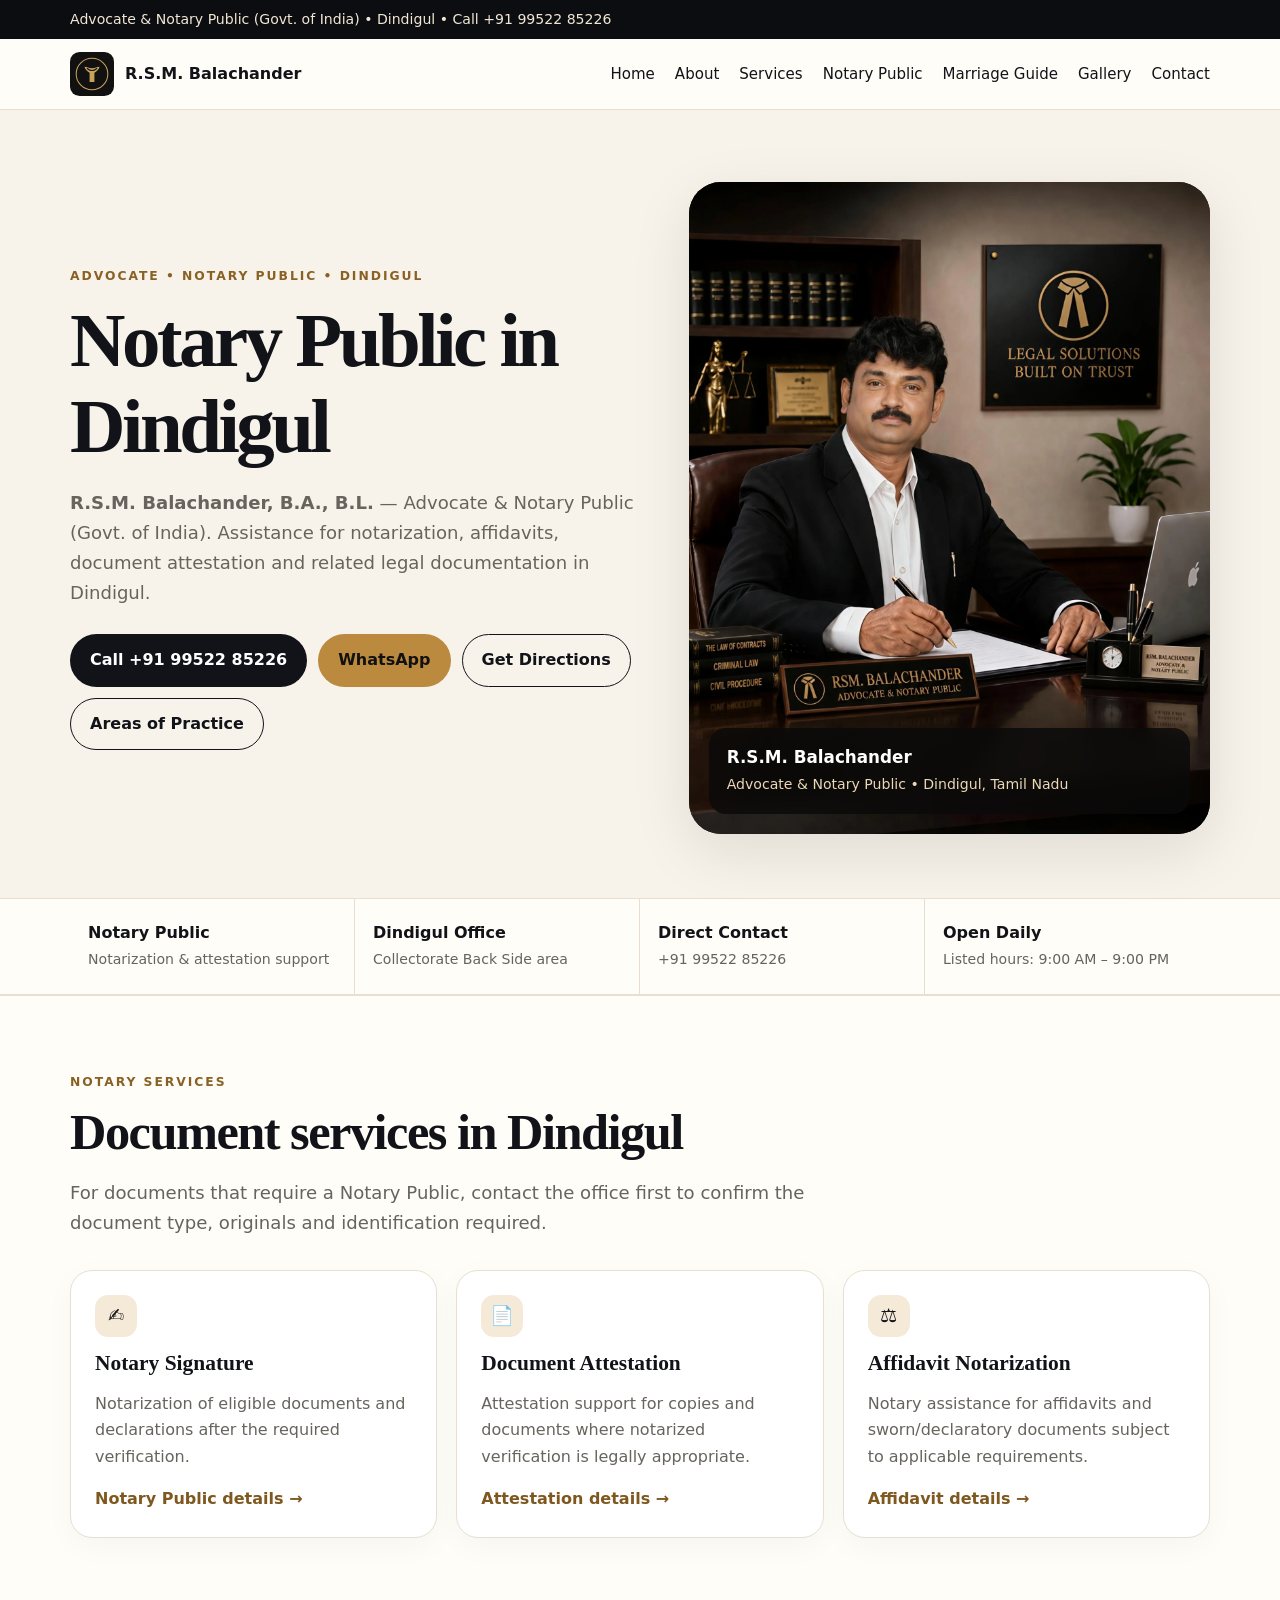
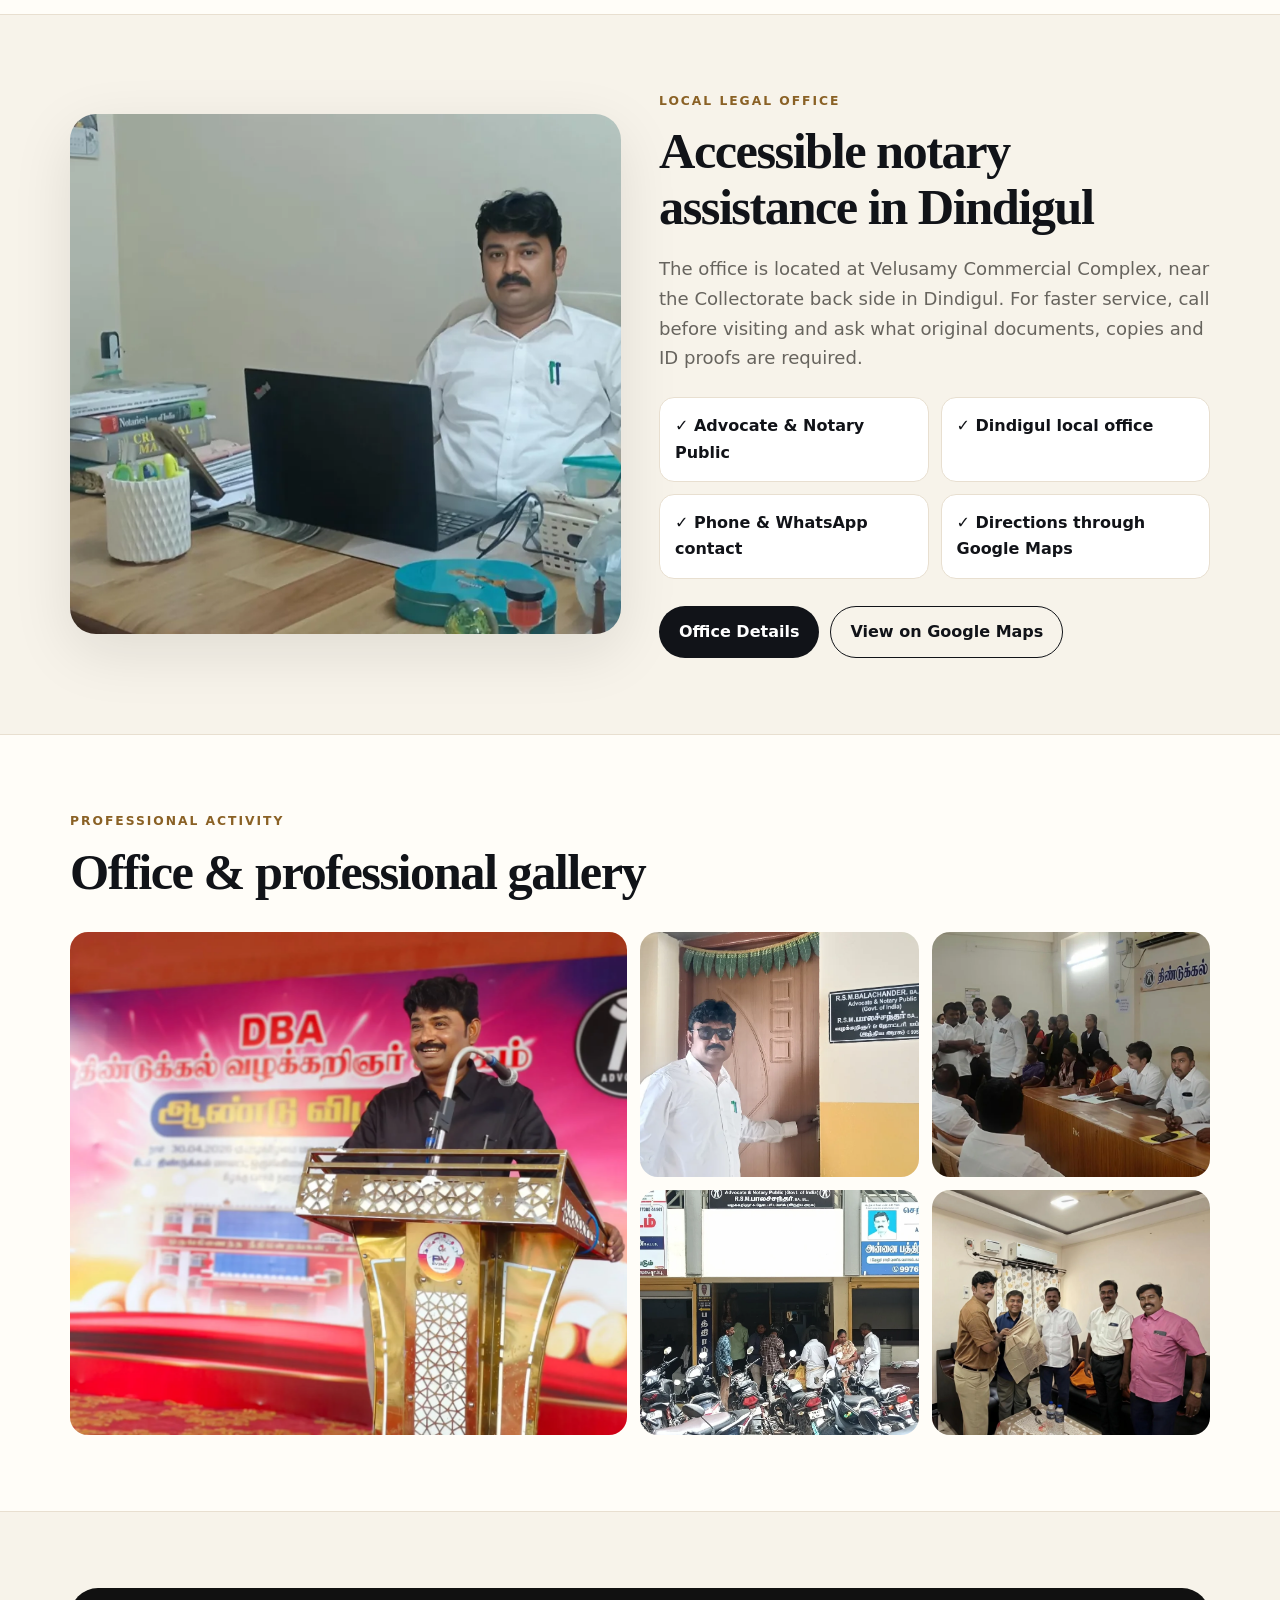
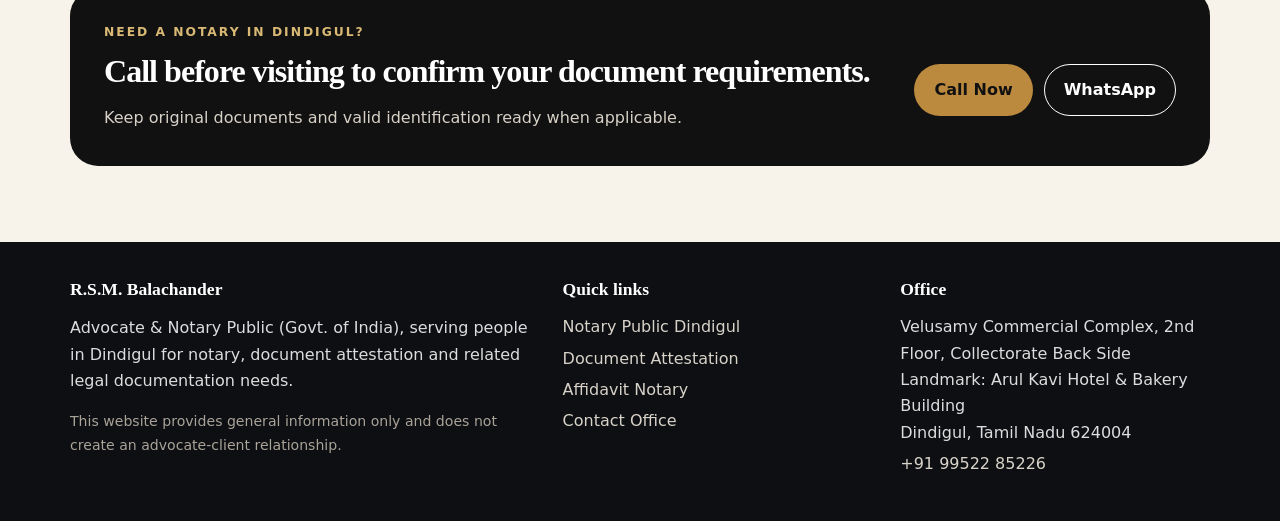
<file: index.html>
<!doctype html>
<html lang="en-IN">
<head>
<meta charset="utf-8">
<meta name="viewport" content="width=device-width,initial-scale=1">
<title>Notary Public in Dindigul | R.S.M. Balachander Advocate</title>
<meta name="description" content="R.S.M. Balachander, B.A., B.L. — Advocate & Notary Public in Dindigul. Contact for notary signature, affidavit notarization and document attestation.">
<meta name="robots" content="index,follow,max-image-preview:large">
<meta name="theme-color" content="#111318">
<link rel="canonical" href="https://rsm-balachander-notary-dindigul.github.io/">
<meta property="og:title" content="Notary Public in Dindigul | R.S.M. Balachander Advocate">
<meta property="og:description" content="R.S.M. Balachander, B.A., B.L. — Advocate & Notary Public in Dindigul. Contact for notary signature, affidavit notarization and document attestation.">
<meta property="og:type" content="website">
<meta property="og:url" content="https://rsm-balachander-notary-dindigul.github.io/">
<meta property="og:locale" content="en_IN">
<meta property="og:image" content="https://rsm-balachander-notary-dindigul.github.io/social-cover.webp">
<link rel="icon" href="logo.svg" type="image/svg+xml">
<link rel="stylesheet" href="style.css">

<script type="application/ld+json">
{
 "@context":"https://schema.org",
 "@type":"LegalService",
 "@id":"https://rsm-balachander-notary-dindigul.github.io/#rsm-balachander",
 "name":"R.S.M Bala Chander Advocate & Notary Public Office",
 "alternateName":["R.S.M. Balachander","RSM Balachander Notary Public Dindigul"],
 "url":"https://rsm-balachander-notary-dindigul.github.io/",
 "description":"Advocate and Notary Public services in Dindigul, Tamil Nadu, including document notarization, affidavit notarization and document attestation.",
 "telephone":"+919952285226",
 "image":[
   "https://rsm-balachander-notary-dindigul.github.io/hero.webp",
   "https://rsm-balachander-notary-dindigul.github.io/office-exterior.webp",
   "https://rsm-balachander-notary-dindigul.github.io/office-desk.webp"
 ],
 "address":{
   "@type":"PostalAddress",
   "streetAddress":"Velusamy Commercial Complex, 2nd Floor, Collectorate Back Side, Arul Kavi Hotel & Bakery Building",
   "addressLocality":"Dindigul",
   "addressRegion":"Tamil Nadu",
   "postalCode":"624004",
   "addressCountry":"IN"
 },
 "areaServed":{"@type":"City","name":"Dindigul"},
 "openingHoursSpecification":[
   {"@type":"OpeningHoursSpecification","dayOfWeek":["Monday","Tuesday","Wednesday","Thursday","Friday","Saturday","Sunday"],"opens":"09:00","closes":"21:00"}
 ],
 "hasMap":"https://www.google.com/maps/search/?api=1&query=R.S.M+Bala+Chander+Advocate+%26+Notary+Public+Office+Dindigul&query_place_id=ChIJRWNlmMcBqjsRc1z_Lm2O2i0",
 "knowsAbout":["Notary Public services","Document notarization","Affidavit notarization","Document attestation"]
}
</script>
</head>
<body>

<div class="topbar"><div class="container">Advocate &amp; Notary Public (Govt. of India) • Dindigul • Call +91 99522 85226</div></div>
<nav class="nav" aria-label="Main navigation">
 <div class="container navin">
  <a class="brand" href="index.html"><img src="logo.svg" alt="RSM Balachander logo"><span>R.S.M. Balachander</span></a>
  <button class="menu" aria-label="Open menu">Menu</button>
  <div class="links">
   <a href="index.html">Home</a><a href="about.html">About</a><a href="services.html">Services</a>
   <a href="notary-public-dindigul.html">Notary Public</a><a href="marriage-registration-tamil-nadu.html">Marriage Guide</a><a href="gallery.html">Gallery</a><a href="contact.html">Contact</a>
  </div>
 </div>
</nav>

<main>
<section class="hero">
 <div class="container heroGrid">
  <div>
   <div class="kicker">Advocate • Notary Public • Dindigul</div>
   <h1>Notary Public in Dindigul</h1>
   <p class="lead"><strong>R.S.M. Balachander, B.A., B.L.</strong> — Advocate &amp; Notary Public (Govt. of India). Assistance for notarization, affidavits, document attestation and related legal documentation in Dindigul.</p>
   <div class="actions">
    <a class="btn primary" href="tel:+919952285226">Call +91 99522 85226</a>
    <a class="btn gold" href="https://wa.me/919952285226" target="_blank" rel="noopener">WhatsApp</a>
    <a class="btn outline" href="https://www.google.com/maps/search/?api=1&query=R.S.M+Bala+Chander+Advocate+%26+Notary+Public+Office+Dindigul&query_place_id=ChIJRWNlmMcBqjsRc1z_Lm2O2i0" target="_blank" rel="noopener">Get Directions</a>
    <a class="btn outline" href="services.html#practice-areas">Areas of Practice</a>
   </div>
  </div>
  <div class="heroPhoto">
   <img src="https://rsm-balachander-notary-dindigul.github.io/hero.webp" alt="R.S.M. Balachander Advocate and Notary Public in Dindigul" width="1536" height="2048" style="height:auto" fetchpriority="high">
   <div class="heroBadge"><strong>R.S.M. Balachander</strong><span>Advocate &amp; Notary Public • Dindigul, Tamil Nadu</span></div>
  </div>
 </div>
</section>

<section class="trustbar"><div class="container trustgrid">
 <div class="trustitem"><strong>Notary Public</strong><span>Notarization &amp; attestation support</span></div>
 <div class="trustitem"><strong>Dindigul Office</strong><span>Collectorate Back Side area</span></div>
 <div class="trustitem"><strong>Direct Contact</strong><span>+91 99522 85226</span></div>
 <div class="trustitem"><strong>Open Daily</strong><span>Listed hours: 9:00 AM – 9:00 PM</span></div>
</div></section>

<section class="section alt">
 <div class="container">
  <div class="sectionHead"><div class="kicker">Notary services</div><h2>Document services in Dindigul</h2><p class="lead">For documents that require a Notary Public, contact the office first to confirm the document type, originals and identification required.</p></div>
  <div class="grid3">
   <div class="card"><div class="icon">✍️</div><h3>Notary Signature</h3><p>Notarization of eligible documents and declarations after the required verification.</p><a class="more" href="notary-public-dindigul.html">Notary Public details →</a></div>
   <div class="card"><div class="icon">📄</div><h3>Document Attestation</h3><p>Attestation support for copies and documents where notarized verification is legally appropriate.</p><a class="more" href="document-attestation-dindigul.html">Attestation details →</a></div>
   <div class="card"><div class="icon">⚖️</div><h3>Affidavit Notarization</h3><p>Notary assistance for affidavits and sworn/declaratory documents subject to applicable requirements.</p><a class="more" href="affidavit-notary-dindigul.html">Affidavit details →</a></div>
  </div>
 </div>
</section>

<section class="section">
 <div class="container split">
  <div class="photoRound"><img src="https://rsm-balachander-notary-dindigul.github.io/office-desk.webp" alt="RSM Balachander at his law and notary office in Dindigul" loading="lazy"></div>
  <div>
   <div class="kicker">Local legal office</div><h2>Accessible notary assistance in Dindigul</h2>
   <p class="lead">The office is located at Velusamy Commercial Complex, near the Collectorate back side in Dindigul. For faster service, call before visiting and ask what original documents, copies and ID proofs are required.</p>
   <div class="checks">
    <div class="check">✓ Advocate &amp; Notary Public</div><div class="check">✓ Dindigul local office</div>
    <div class="check">✓ Phone &amp; WhatsApp contact</div><div class="check">✓ Directions through Google Maps</div>
   </div>
   <div class="actions"><a class="btn primary" href="contact.html">Office Details</a><a class="btn outline" href="https://www.google.com/maps/search/?api=1&query=R.S.M+Bala+Chander+Advocate+%26+Notary+Public+Office+Dindigul&query_place_id=ChIJRWNlmMcBqjsRc1z_Lm2O2i0" target="_blank" rel="noopener">View on Google Maps</a></div>
  </div>
 </div>
</section>

<section class="section alt">
 <div class="container">
  <div class="sectionHead"><div class="kicker">Professional activity</div><h2>Office &amp; professional gallery</h2></div>
  <div class="gallery">
   <a href="gallery.html"><img src="speech-3.webp" alt="R.S.M. Balachander speaking at a Dindigul Bar Association event" loading="lazy"></a>
   <a href="gallery.html"><img src="office-door.webp" alt="RSM Balachander Advocate and Notary Public office board in Dindigul" loading="lazy"></a>
   <a href="gallery.html"><img src="bar-association.webp" alt="Dindigul advocates association gathering" loading="lazy"></a>
   <a href="gallery.html"><img src="https://rsm-balachander-notary-dindigul.github.io/office-exterior.webp" alt="Exterior of RSM Balachander law and notary office in Dindigul" loading="lazy"></a>
   <a href="gallery.html"><img src="meeting-group.webp" alt="Professional meeting attended by R.S.M. Balachander" loading="lazy"></a>
  </div>
 </div>
</section>

<section class="section"><div class="container callout">
 <div><div class="kicker" style="color:#d9b974">Need a notary in Dindigul?</div><h2 style="font-size:2rem">Call before visiting to confirm your document requirements.</h2><p>Keep original documents and valid identification ready when applicable.</p></div>
 <div class="actions"><a class="btn gold" href="tel:+919952285226">Call Now</a><a class="btn outline" style="border-color:#fff;color:#fff" href="https://wa.me/919952285226" target="_blank" rel="noopener">WhatsApp</a></div>
</div></section>
</main>

<footer class="footer">
 <div class="container footerGrid">
  <div>
   <h3>R.S.M. Balachander</h3>
   <p>Advocate &amp; Notary Public (Govt. of India), serving people in Dindigul for notary, document attestation and related legal documentation needs.</p>
   <div class="small">This website provides general information only and does not create an advocate-client relationship.</div>
  </div>
  <div><h3>Quick links</h3><a href="notary-public-dindigul.html">Notary Public Dindigul</a><a href="document-attestation-dindigul.html">Document Attestation</a><a href="affidavit-notary-dindigul.html">Affidavit Notary</a><a href="contact.html">Contact Office</a></div>
  <div><h3>Office</h3><div>Velusamy Commercial Complex, 2nd Floor, Collectorate Back Side<br>Landmark: Arul Kavi Hotel & Bakery Building<br>Dindigul, Tamil Nadu 624004</div><a href="tel:+919952285226">+91 99522 85226</a></div>
 </div>
</footer>
<script src="script.js"></script>
</body></html>
</file>
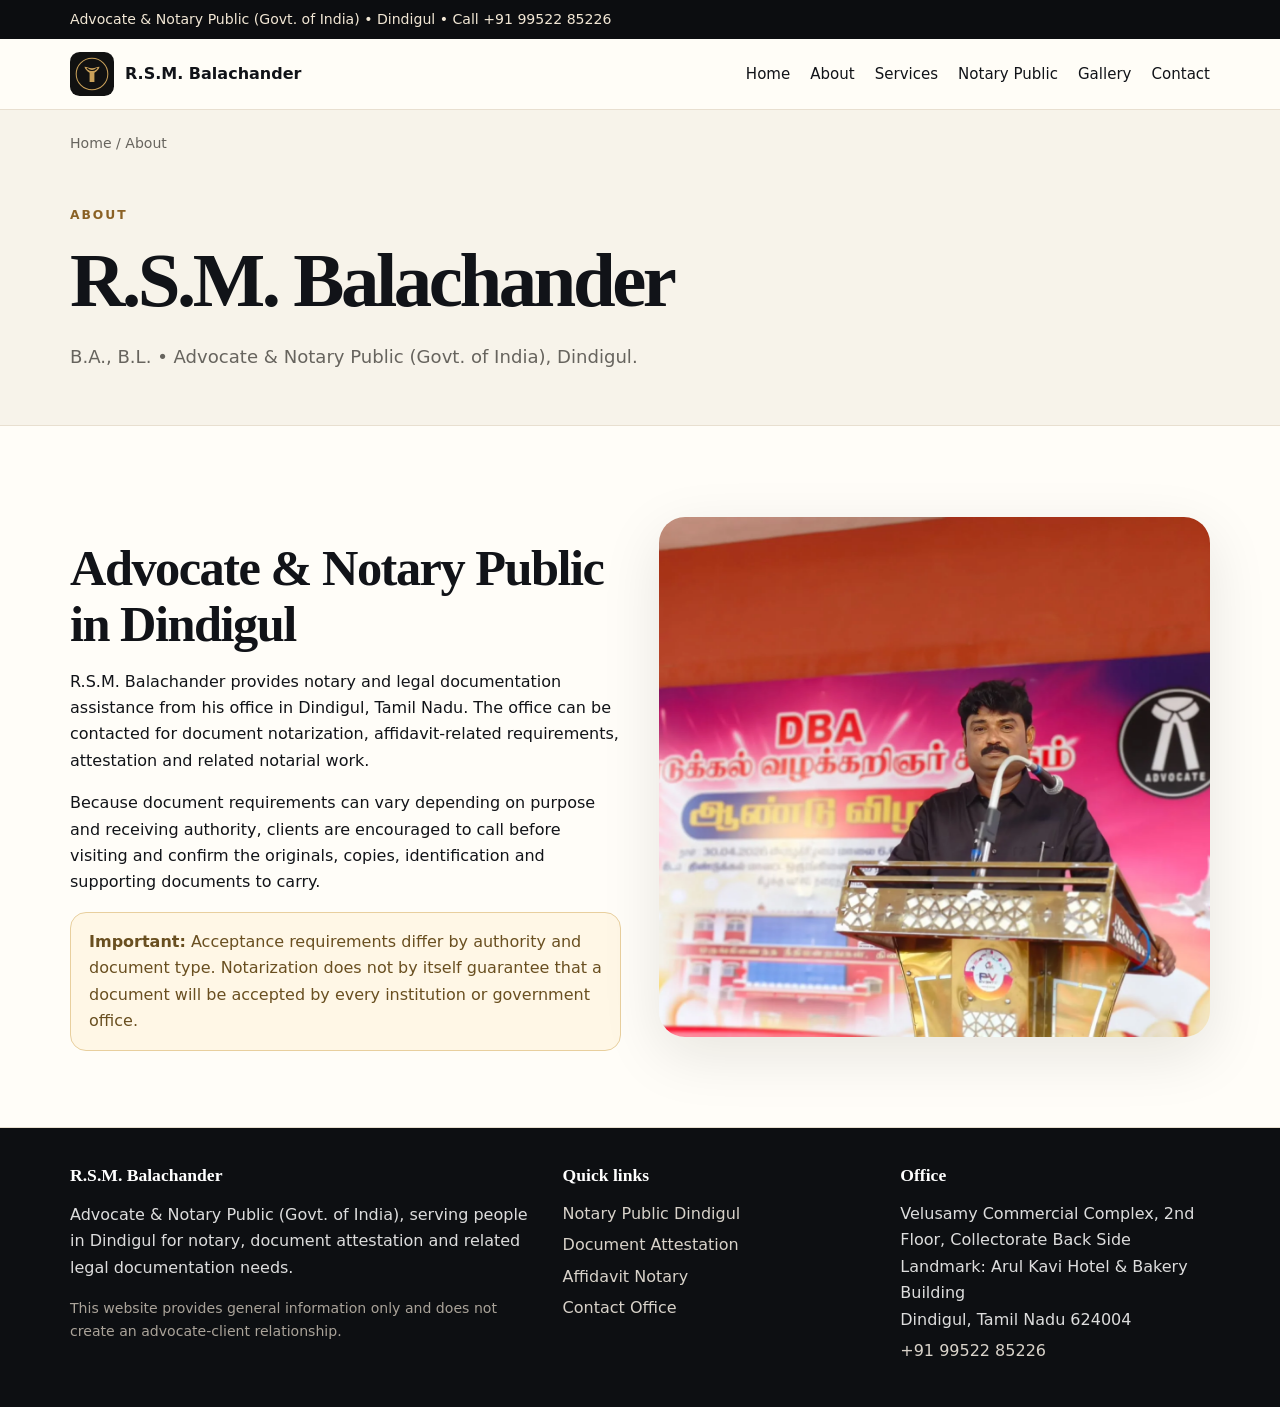
<file: about.html>
<!doctype html>
<html lang="en-IN">
<head>
<meta charset="utf-8">
<meta name="viewport" content="width=device-width,initial-scale=1">
<title>R.S.M. Balachander | Advocate & Notary Public Dindigul</title>
<meta name="description" content="About R.S.M. Balachander, B.A., B.L., Advocate & Notary Public in Dindigul, Tamil Nadu.">
<meta name="robots" content="index,follow,max-image-preview:large">
<meta name="theme-color" content="#111318">
<link rel="canonical" href="https://rsm-balachander-notary-dindigul.github.io/about.html">
<meta property="og:title" content="R.S.M. Balachander | Advocate & Notary Public Dindigul">
<meta property="og:description" content="About R.S.M. Balachander, B.A., B.L., Advocate & Notary Public in Dindigul, Tamil Nadu.">
<meta property="og:type" content="website">
<meta property="og:url" content="https://rsm-balachander-notary-dindigul.github.io/about.html">
<meta property="og:locale" content="en_IN">
<meta property="og:image" content="https://rsm-balachander-notary-dindigul.github.io/social-cover.webp">
<link rel="icon" href="logo.svg" type="image/svg+xml">
<link rel="stylesheet" href="style.css">

<script type="application/ld+json">
{
 "@context":"https://schema.org",
 "@type":"LegalService",
 "@id":"https://rsm-balachander-notary-dindigul.github.io/#rsm-balachander",
 "name":"R.S.M Bala Chander Advocate & Notary Public Office",
 "alternateName":["R.S.M. Balachander","RSM Balachander Notary Public Dindigul"],
 "url":"https://rsm-balachander-notary-dindigul.github.io/",
 "description":"Advocate and Notary Public services in Dindigul, Tamil Nadu, including document notarization, affidavit notarization and document attestation.",
 "telephone":"+919952285226",
 "image":[
   "https://rsm-balachander-notary-dindigul.github.io/hero.webp",
   "https://rsm-balachander-notary-dindigul.github.io/office-exterior.webp",
   "https://rsm-balachander-notary-dindigul.github.io/office-desk.webp"
 ],
 "address":{
   "@type":"PostalAddress",
   "streetAddress":"Velusamy Commercial Complex, 2nd Floor, Collectorate Back Side, Arul Kavi Hotel & Bakery Building",
   "addressLocality":"Dindigul",
   "addressRegion":"Tamil Nadu",
   "postalCode":"624004",
   "addressCountry":"IN"
 },
 "areaServed":{"@type":"City","name":"Dindigul"},
 "openingHoursSpecification":[
   {"@type":"OpeningHoursSpecification","dayOfWeek":["Monday","Tuesday","Wednesday","Thursday","Friday","Saturday","Sunday"],"opens":"09:00","closes":"21:00"}
 ],
 "hasMap":"https://www.google.com/maps/search/?api=1&query=R.S.M+Bala+Chander+Advocate+%26+Notary+Public+Office+Dindigul&query_place_id=ChIJRWNlmMcBqjsRc1z_Lm2O2i0",
 "knowsAbout":["Notary Public services","Document notarization","Affidavit notarization","Document attestation"]
}
</script>
</head>
<body>

<div class="topbar"><div class="container">Advocate &amp; Notary Public (Govt. of India) • Dindigul • Call +91 99522 85226</div></div>
<nav class="nav" aria-label="Main navigation">
 <div class="container navin">
  <a class="brand" href="index.html"><img src="logo.svg" alt="RSM Balachander logo"><span>R.S.M. Balachander</span></a>
  <button class="menu" aria-label="Open menu">Menu</button>
  <div class="links">
   <a href="index.html">Home</a><a href="about.html">About</a><a href="services.html">Services</a>
   <a href="notary-public-dindigul.html">Notary Public</a><a href="gallery.html">Gallery</a><a href="contact.html">Contact</a>
  </div>
 </div>
</nav>

<main><div class="container crumb"><a href="index.html">Home</a> / About</div>
<section class="pageHero"><div class="container"><div class="kicker">About</div><h1>R.S.M. Balachander</h1><p class="lead">B.A., B.L. • Advocate &amp; Notary Public (Govt. of India), Dindigul.</p></div></section>
<section class="section alt"><div class="container split">
 <div class="prose">
  <h2>Advocate &amp; Notary Public in Dindigul</h2>
  <p>R.S.M. Balachander provides notary and legal documentation assistance from his office in Dindigul, Tamil Nadu. The office can be contacted for document notarization, affidavit-related requirements, attestation and related notarial work.</p>
  <p>Because document requirements can vary depending on purpose and receiving authority, clients are encouraged to call before visiting and confirm the originals, copies, identification and supporting documents to carry.</p>
  <div class="notice"><strong>Important:</strong> Acceptance requirements differ by authority and document type. Notarization does not by itself guarantee that a document will be accepted by every institution or government office.</div>
 </div>
 <div class="photoRound"><img src="speech-2.webp" alt="R.S.M. Balachander speaking at Dindigul Bar Association event" loading="lazy"></div>
</div></section></main>

<footer class="footer">
 <div class="container footerGrid">
  <div>
   <h3>R.S.M. Balachander</h3>
   <p>Advocate &amp; Notary Public (Govt. of India), serving people in Dindigul for notary, document attestation and related legal documentation needs.</p>
   <div class="small">This website provides general information only and does not create an advocate-client relationship.</div>
  </div>
  <div><h3>Quick links</h3><a href="notary-public-dindigul.html">Notary Public Dindigul</a><a href="document-attestation-dindigul.html">Document Attestation</a><a href="affidavit-notary-dindigul.html">Affidavit Notary</a><a href="contact.html">Contact Office</a></div>
  <div><h3>Office</h3><div>Velusamy Commercial Complex, 2nd Floor, Collectorate Back Side<br>Landmark: Arul Kavi Hotel & Bakery Building<br>Dindigul, Tamil Nadu 624004</div><a href="tel:+919952285226">+91 99522 85226</a></div>
 </div>
</footer>
<script src="script.js"></script>
</body></html>
</file>
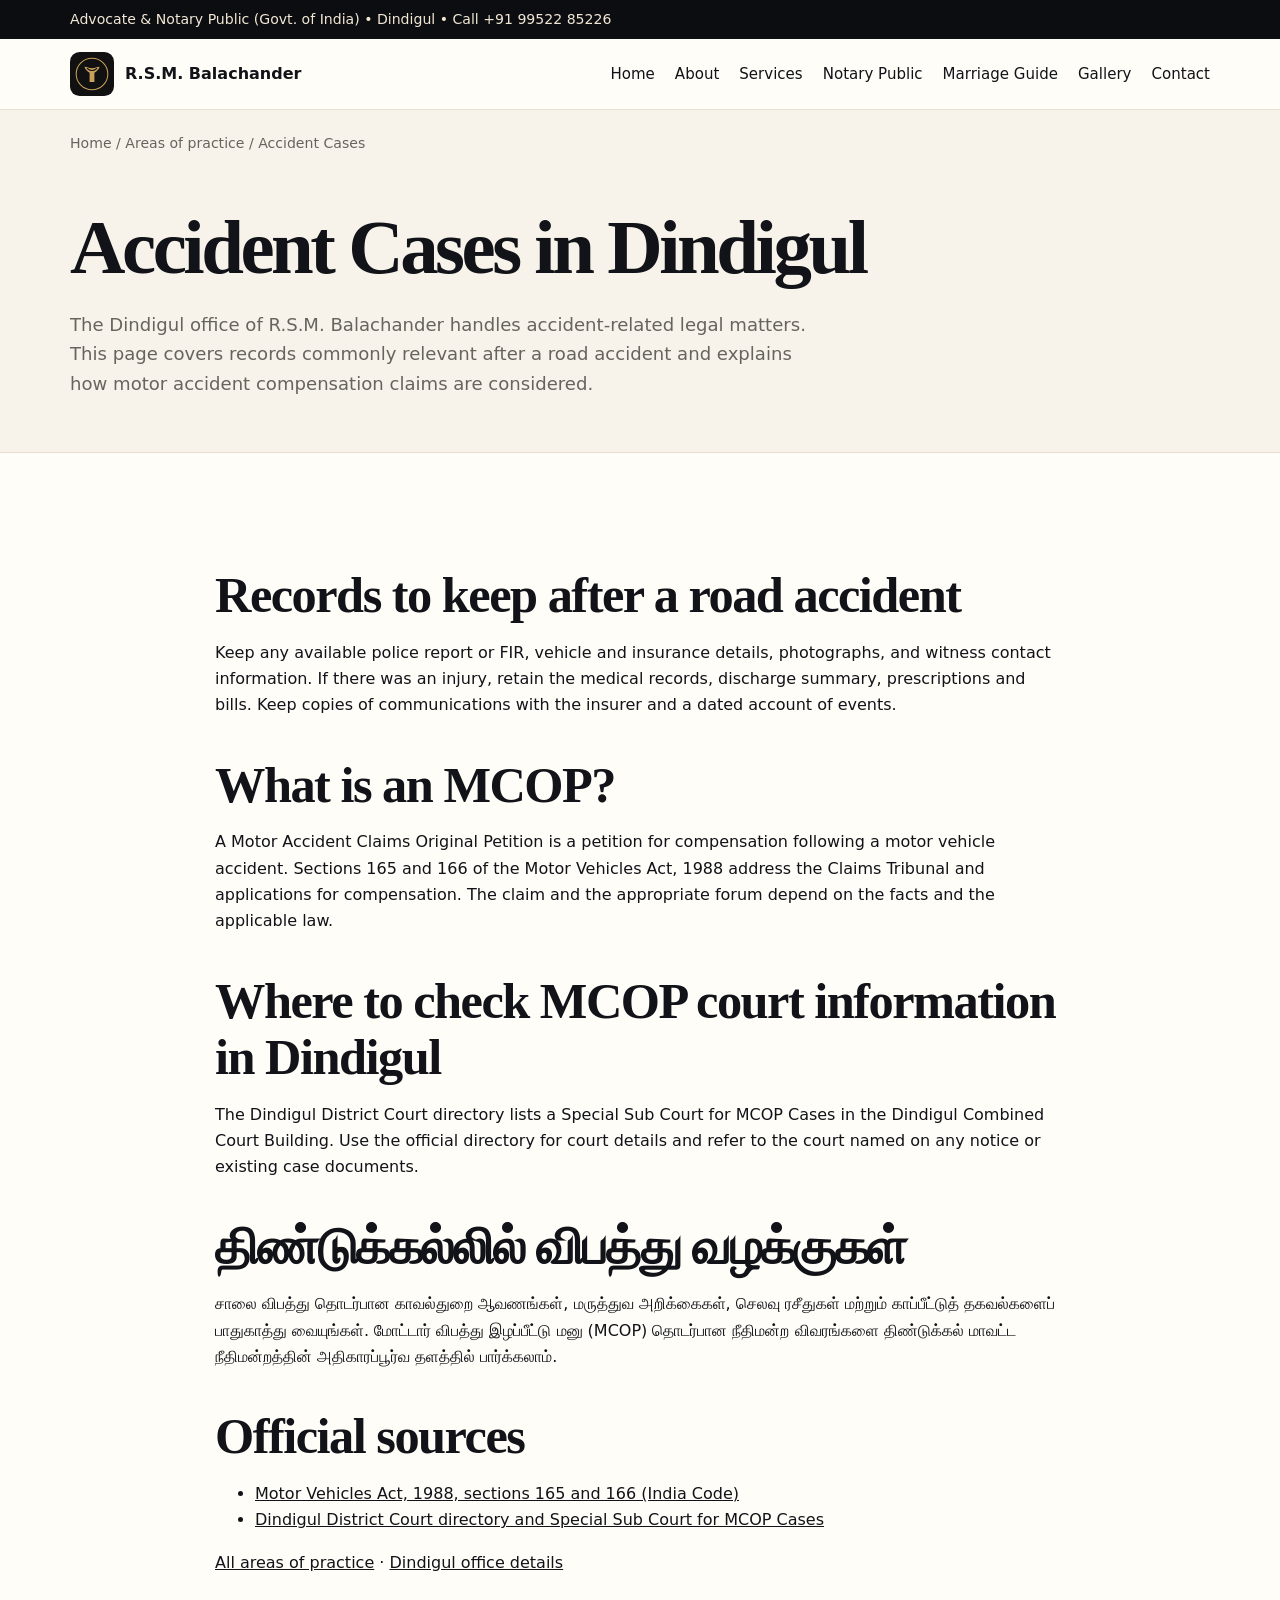
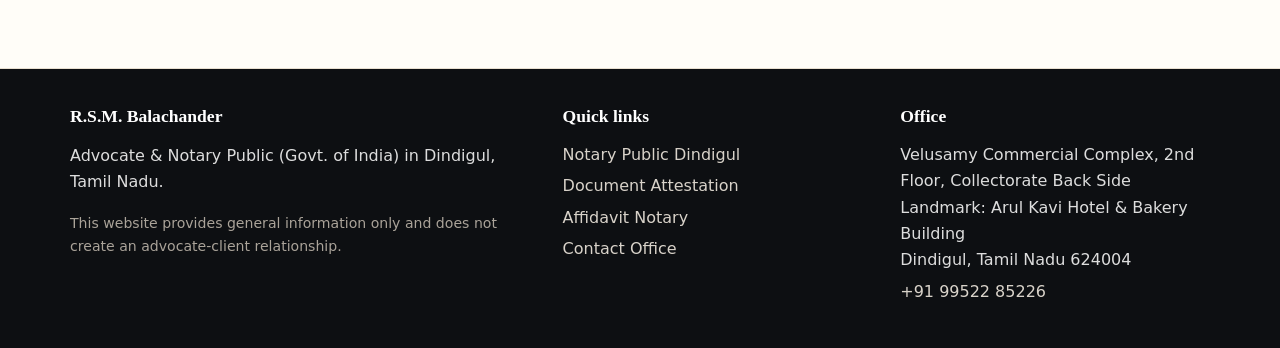
<file: accident-cases-dindigul.html>
<!doctype html>
<html lang="en-IN">
<head>
<meta charset="utf-8">
<meta name="viewport" content="width=device-width,initial-scale=1">
<title>Accident Cases in Dindigul | Road Accident Records &amp; MCOP</title>
<meta name="description" content="Accident-related practice information from R.S.M. Balachander’s Dindigul office, plus a guide to road accident records and motor accident compensation basics.">
<meta name="robots" content="index,follow,max-image-preview:large">
<meta name="theme-color" content="#111318">
<link rel="canonical" href="https://rsm-balachander-notary-dindigul.github.io/accident-cases-dindigul.html">
<meta property="og:title" content="Accident Cases in Dindigul | Road Accident Records &amp; MCOP">
<meta property="og:description" content="Accident-related practice information from R.S.M. Balachander’s Dindigul office, plus a guide to road accident records and motor accident compensation basics.">
<meta property="og:type" content="website">
<meta property="og:url" content="https://rsm-balachander-notary-dindigul.github.io/accident-cases-dindigul.html">
<meta property="og:locale" content="en_IN">
<meta property="og:image" content="https://rsm-balachander-notary-dindigul.github.io/social-cover.webp">
<link rel="icon" href="logo.svg" type="image/svg+xml">
<link rel="stylesheet" href="style.css">
<script type="application/ld+json">
{
  "@context": "https://schema.org",
  "@type": "WebPage",
  "name": "Accident Cases in Dindigul",
  "url": "https://rsm-balachander-notary-dindigul.github.io/accident-cases-dindigul.html",
  "description": "Accident-related practice information from R.S.M. Balachander’s Dindigul office, plus a guide to road accident records and motor accident compensation basics.",
  "inLanguage": [
    "en-IN",
    "ta"
  ],
  "about": {
    "@type": "Thing",
    "name": "Accident Cases"
  },
  "isPartOf": {
    "@type": "WebSite",
    "name": "R.S.M. Balachander",
    "url": "https://rsm-balachander-notary-dindigul.github.io/"
  }
}
</script>
</head>
<body>
<div class="topbar"><div class="container">Advocate &amp; Notary Public (Govt. of India) • Dindigul • Call +91 99522 85226</div></div>
<nav class="nav" aria-label="Main navigation">
 <div class="container navin">
  <a class="brand" href="index.html"><img src="logo.svg" alt="RSM Balachander logo"><span>R.S.M. Balachander</span></a>
  <button class="menu" aria-label="Open menu">Menu</button>
  <div class="links">
   <a href="index.html">Home</a><a href="about.html">About</a><a href="services.html">Services</a>
   <a href="notary-public-dindigul.html">Notary Public</a><a href="marriage-registration-tamil-nadu.html">Marriage Guide</a><a href="gallery.html">Gallery</a><a href="contact.html">Contact</a>
  </div>
 </div>
</nav>
<main>
 <div class="container crumb"><a href="index.html">Home</a> / <a href="services.html#practice-areas">Areas of practice</a> / Accident Cases</div>
 <section class="pageHero"><div class="container">
  <h1>Accident Cases in Dindigul</h1>
  <p class="lead">The Dindigul office of R.S.M. Balachander handles accident-related legal matters. This page covers records commonly relevant after a road accident and explains how motor accident compensation claims are considered.</p>
 </div></section>
 <section class="section alt"><div class="container prose">
  <h2>Records to keep after a road accident</h2>
  <p>Keep any available police report or FIR, vehicle and insurance details, photographs, and witness contact information. If there was an injury, retain the medical records, discharge summary, prescriptions and bills. Keep copies of communications with the insurer and a dated account of events.</p>
  <h2>What is an MCOP?</h2>
  <p>A Motor Accident Claims Original Petition is a petition for compensation following a motor vehicle accident. Sections 165 and 166 of the Motor Vehicles Act, 1988 address the Claims Tribunal and applications for compensation. The claim and the appropriate forum depend on the facts and the applicable law.</p>
  <h2>Where to check MCOP court information in Dindigul</h2>
  <p>The Dindigul District Court directory lists a Special Sub Court for MCOP Cases in the Dindigul Combined Court Building. Use the official directory for court details and refer to the court named on any notice or existing case documents.</p>
  <div lang="ta">
   <h2>திண்டுக்கல்லில் விபத்து வழக்குகள்</h2>
   <p>சாலை விபத்து தொடர்பான காவல்துறை ஆவணங்கள், மருத்துவ அறிக்கைகள், செலவு ரசீதுகள் மற்றும் காப்பீட்டுத் தகவல்களைப் பாதுகாத்து வையுங்கள். மோட்டார் விபத்து இழப்பீட்டு மனு (MCOP) தொடர்பான நீதிமன்ற விவரங்களை திண்டுக்கல் மாவட்ட நீதிமன்றத்தின் அதிகாரப்பூர்வ தளத்தில் பார்க்கலாம்.</p>
  </div>
  <h2>Official sources</h2>
  <ul>
   <li><a href="https://www.indiacode.nic.in/bitstream/123456789/1798/1/eng.pdf"><u>Motor Vehicles Act, 1988, sections 165 and 166 (India Code)</u></a></li>
   <li><a href="https://dindigul.dcourts.gov.in/contact-us/"><u>Dindigul District Court directory and Special Sub Court for MCOP Cases</u></a></li>
  </ul>
  <p><a href="services.html#practice-areas"><u>All areas of practice</u></a> · <a href="contact.html"><u>Dindigul office details</u></a></p>
 </div></section>
</main>
<footer class="footer">
 <div class="container footerGrid">
  <div>
   <h3>R.S.M. Balachander</h3>
   <p>Advocate &amp; Notary Public (Govt. of India) in Dindigul, Tamil Nadu.</p>
   <div class="small">This website provides general information only and does not create an advocate-client relationship.</div>
  </div>
  <div><h3>Quick links</h3><a href="notary-public-dindigul.html">Notary Public Dindigul</a><a href="document-attestation-dindigul.html">Document Attestation</a><a href="affidavit-notary-dindigul.html">Affidavit Notary</a><a href="contact.html">Contact Office</a></div>
  <div><h3>Office</h3><div>Velusamy Commercial Complex, 2nd Floor, Collectorate Back Side<br>Landmark: Arul Kavi Hotel & Bakery Building<br>Dindigul, Tamil Nadu 624004</div><a href="tel:+919952285226">+91 99522 85226</a></div>
 </div>
</footer>
<script src="script.js"></script>
</body>
</html>
</file>
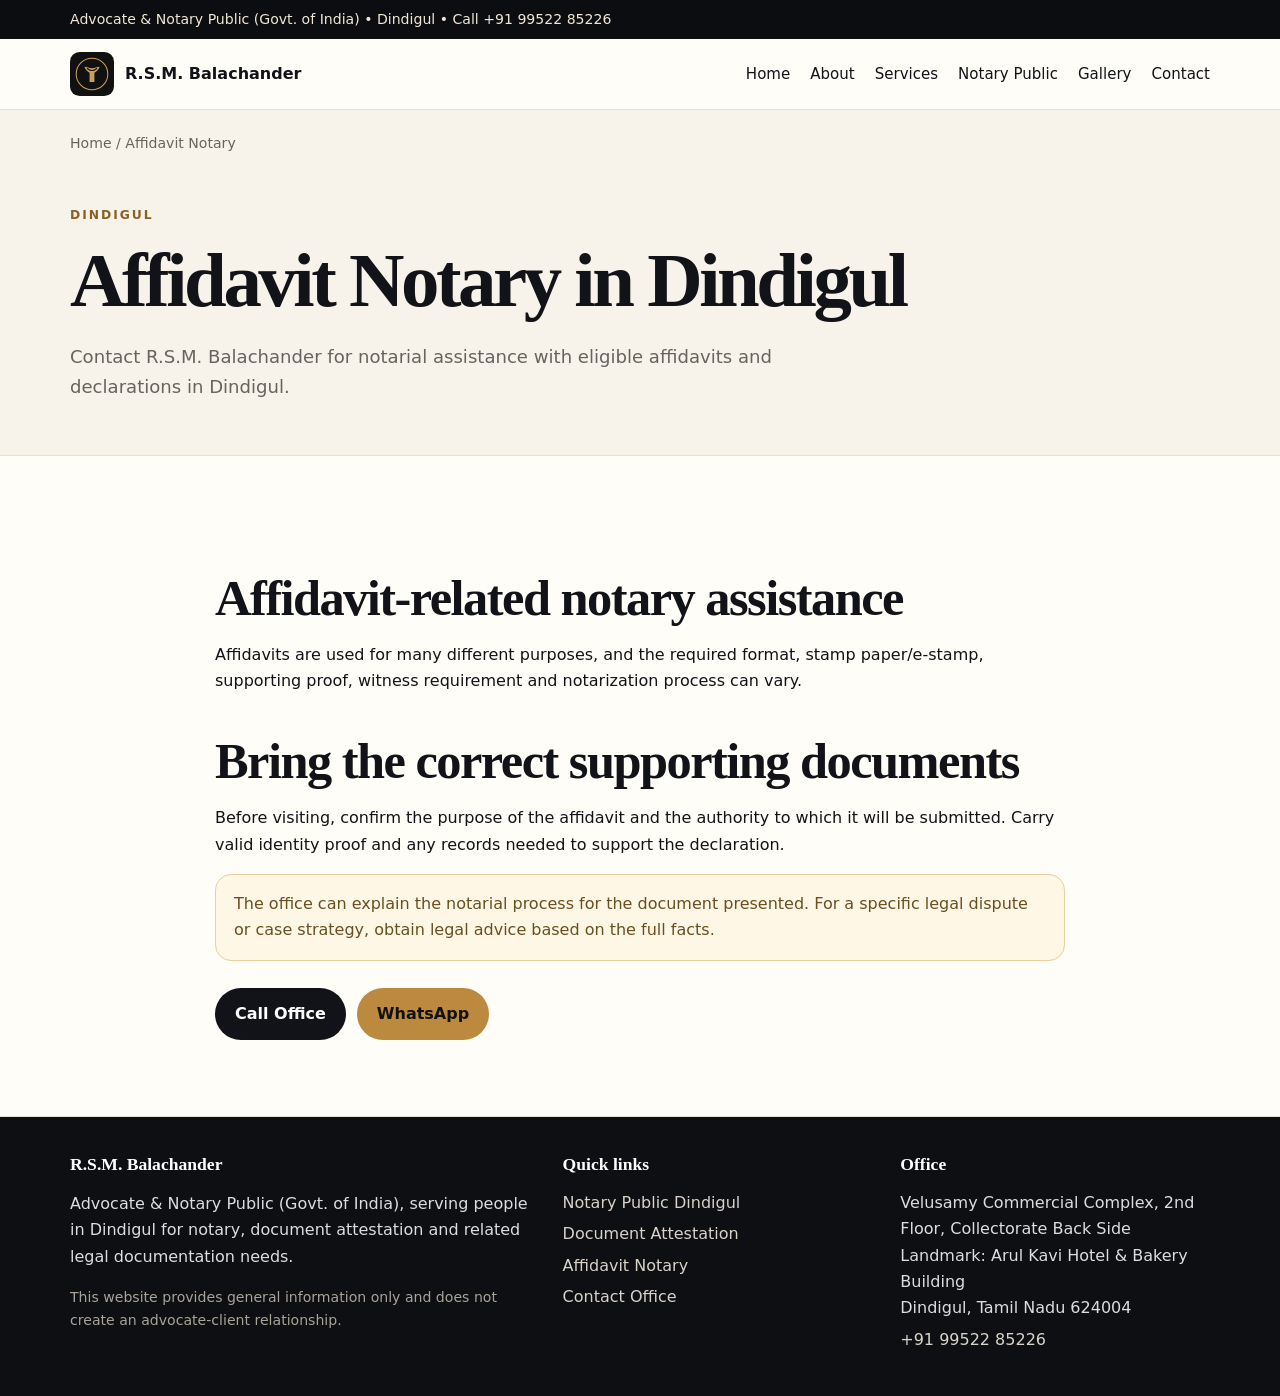
<file: affidavit-notary-dindigul.html>
<!doctype html>
<html lang="en-IN">
<head>
<meta charset="utf-8">
<meta name="viewport" content="width=device-width,initial-scale=1">
<title>Affidavit Notary Dindigul | R.S.M. Balachander</title>
<meta name="description" content="Affidavit notarization assistance in Dindigul. Contact R.S.M. Balachander, Advocate & Notary Public.">
<meta name="robots" content="index,follow,max-image-preview:large">
<meta name="theme-color" content="#111318">
<link rel="canonical" href="https://rsm-balachander-notary-dindigul.github.io/affidavit-notary-dindigul.html">
<meta property="og:title" content="Affidavit Notary Dindigul | R.S.M. Balachander">
<meta property="og:description" content="Affidavit notarization assistance in Dindigul. Contact R.S.M. Balachander, Advocate & Notary Public.">
<meta property="og:type" content="website">
<meta property="og:url" content="https://rsm-balachander-notary-dindigul.github.io/affidavit-notary-dindigul.html">
<meta property="og:locale" content="en_IN">
<meta property="og:image" content="https://rsm-balachander-notary-dindigul.github.io/social-cover.webp">
<link rel="icon" href="logo.svg" type="image/svg+xml">
<link rel="stylesheet" href="style.css">

<script type="application/ld+json">
{
 "@context":"https://schema.org",
 "@type":"LegalService",
 "@id":"https://rsm-balachander-notary-dindigul.github.io/#rsm-balachander",
 "name":"R.S.M Bala Chander Advocate & Notary Public Office",
 "alternateName":["R.S.M. Balachander","RSM Balachander Notary Public Dindigul"],
 "url":"https://rsm-balachander-notary-dindigul.github.io/",
 "description":"Advocate and Notary Public services in Dindigul, Tamil Nadu, including document notarization, affidavit notarization and document attestation.",
 "telephone":"+919952285226",
 "image":[
   "https://rsm-balachander-notary-dindigul.github.io/hero.webp",
   "https://rsm-balachander-notary-dindigul.github.io/office-exterior.webp",
   "https://rsm-balachander-notary-dindigul.github.io/office-desk.webp"
 ],
 "address":{
   "@type":"PostalAddress",
   "streetAddress":"Velusamy Commercial Complex, 2nd Floor, Collectorate Back Side, Arul Kavi Hotel & Bakery Building",
   "addressLocality":"Dindigul",
   "addressRegion":"Tamil Nadu",
   "postalCode":"624004",
   "addressCountry":"IN"
 },
 "areaServed":{"@type":"City","name":"Dindigul"},
 "openingHoursSpecification":[
   {"@type":"OpeningHoursSpecification","dayOfWeek":["Monday","Tuesday","Wednesday","Thursday","Friday","Saturday","Sunday"],"opens":"09:00","closes":"21:00"}
 ],
 "hasMap":"https://www.google.com/maps/search/?api=1&query=R.S.M+Bala+Chander+Advocate+%26+Notary+Public+Office+Dindigul&query_place_id=ChIJRWNlmMcBqjsRc1z_Lm2O2i0",
 "knowsAbout":["Notary Public services","Document notarization","Affidavit notarization","Document attestation"]
}
</script>
</head>
<body>

<div class="topbar"><div class="container">Advocate &amp; Notary Public (Govt. of India) • Dindigul • Call +91 99522 85226</div></div>
<nav class="nav" aria-label="Main navigation">
 <div class="container navin">
  <a class="brand" href="index.html"><img src="logo.svg" alt="RSM Balachander logo"><span>R.S.M. Balachander</span></a>
  <button class="menu" aria-label="Open menu">Menu</button>
  <div class="links">
   <a href="index.html">Home</a><a href="about.html">About</a><a href="services.html">Services</a>
   <a href="notary-public-dindigul.html">Notary Public</a><a href="gallery.html">Gallery</a><a href="contact.html">Contact</a>
  </div>
 </div>
</nav>

<main><div class="container crumb"><a href="index.html">Home</a> / Affidavit Notary</div>
<section class="pageHero"><div class="container"><div class="kicker">Dindigul</div><h1>Affidavit Notary in Dindigul</h1><p class="lead">Contact R.S.M. Balachander for notarial assistance with eligible affidavits and declarations in Dindigul.</p></div></section>
<section class="section alt"><div class="container prose">
 <h2>Affidavit-related notary assistance</h2><p>Affidavits are used for many different purposes, and the required format, stamp paper/e-stamp, supporting proof, witness requirement and notarization process can vary.</p>
 <h2>Bring the correct supporting documents</h2><p>Before visiting, confirm the purpose of the affidavit and the authority to which it will be submitted. Carry valid identity proof and any records needed to support the declaration.</p>
 <div class="notice">The office can explain the notarial process for the document presented. For a specific legal dispute or case strategy, obtain legal advice based on the full facts.</div>
 <div class="actions"><a class="btn primary" href="tel:+919952285226">Call Office</a><a class="btn gold" href="https://wa.me/919952285226" target="_blank" rel="noopener">WhatsApp</a></div>
</div></section></main>

<footer class="footer">
 <div class="container footerGrid">
  <div>
   <h3>R.S.M. Balachander</h3>
   <p>Advocate &amp; Notary Public (Govt. of India), serving people in Dindigul for notary, document attestation and related legal documentation needs.</p>
   <div class="small">This website provides general information only and does not create an advocate-client relationship.</div>
  </div>
  <div><h3>Quick links</h3><a href="notary-public-dindigul.html">Notary Public Dindigul</a><a href="document-attestation-dindigul.html">Document Attestation</a><a href="affidavit-notary-dindigul.html">Affidavit Notary</a><a href="contact.html">Contact Office</a></div>
  <div><h3>Office</h3><div>Velusamy Commercial Complex, 2nd Floor, Collectorate Back Side<br>Landmark: Arul Kavi Hotel & Bakery Building<br>Dindigul, Tamil Nadu 624004</div><a href="tel:+919952285226">+91 99522 85226</a></div>
 </div>
</footer>
<script src="script.js"></script>
</body></html>
</file>
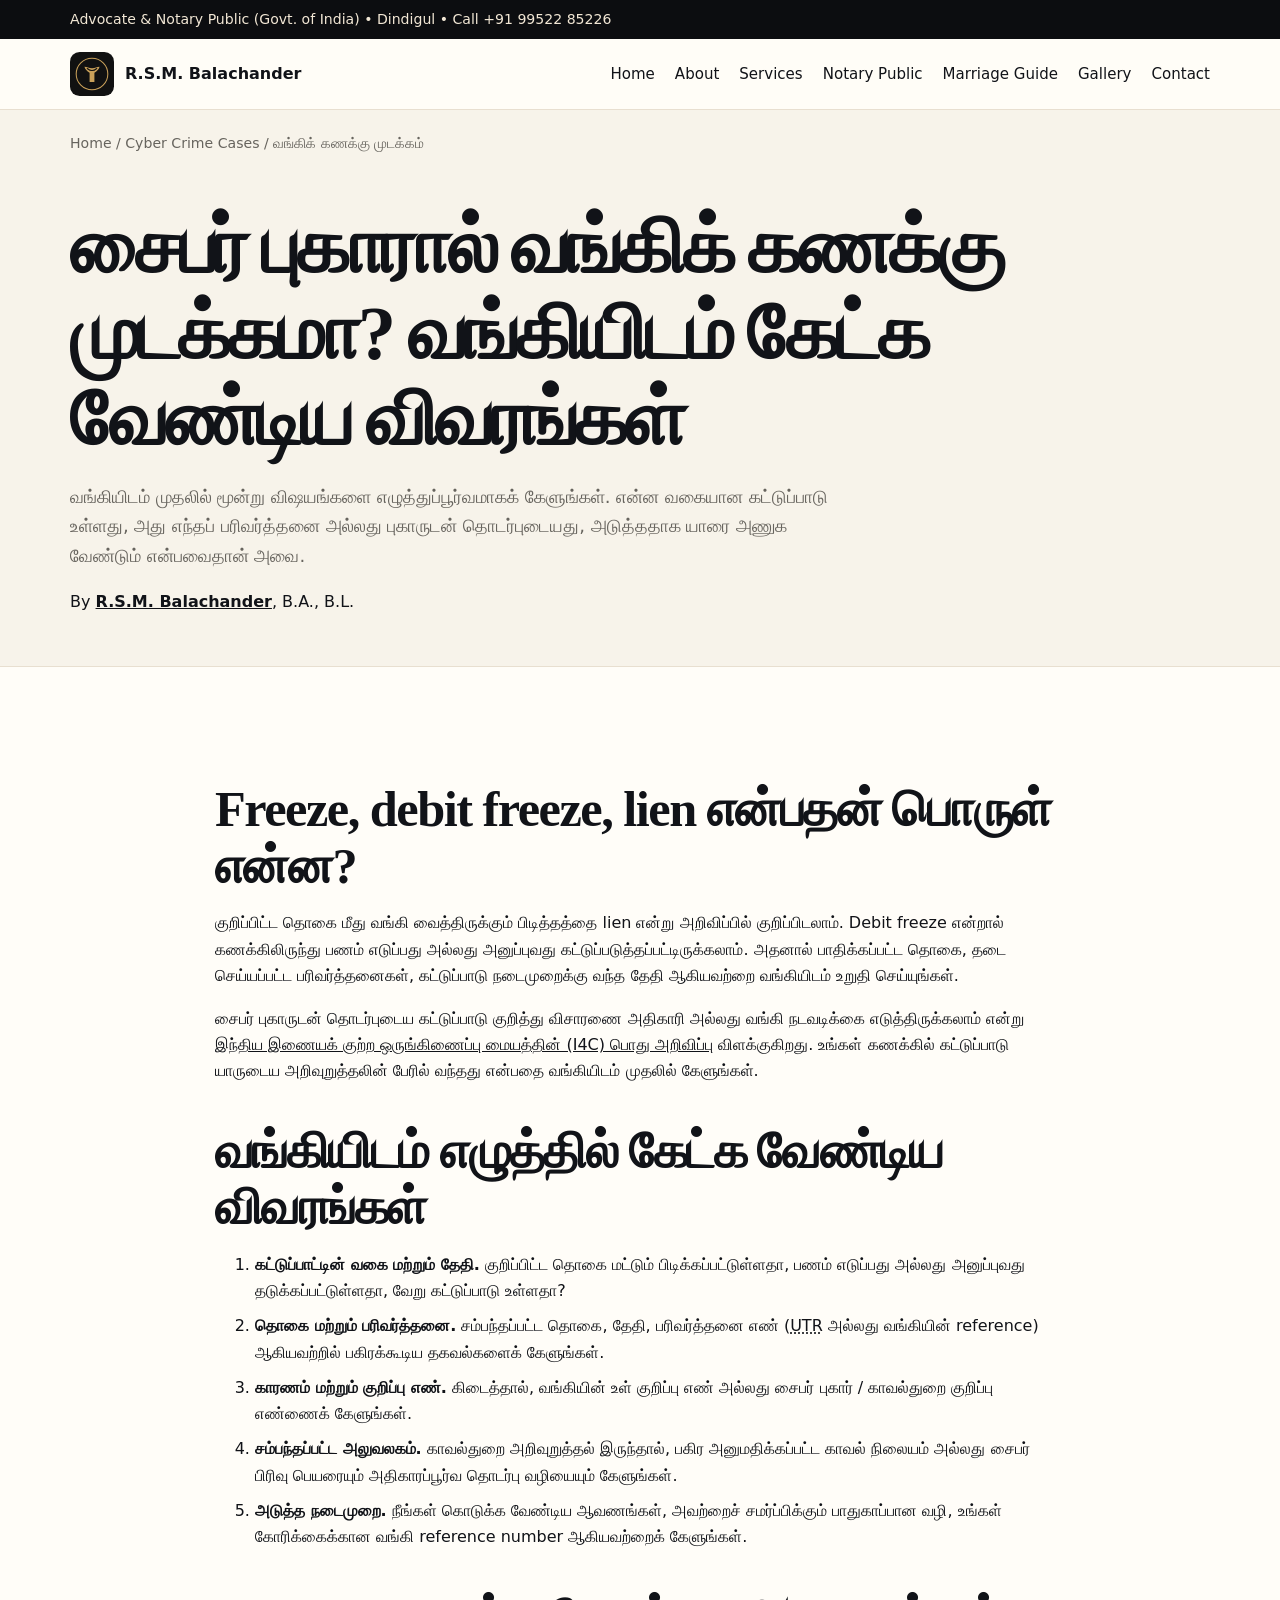
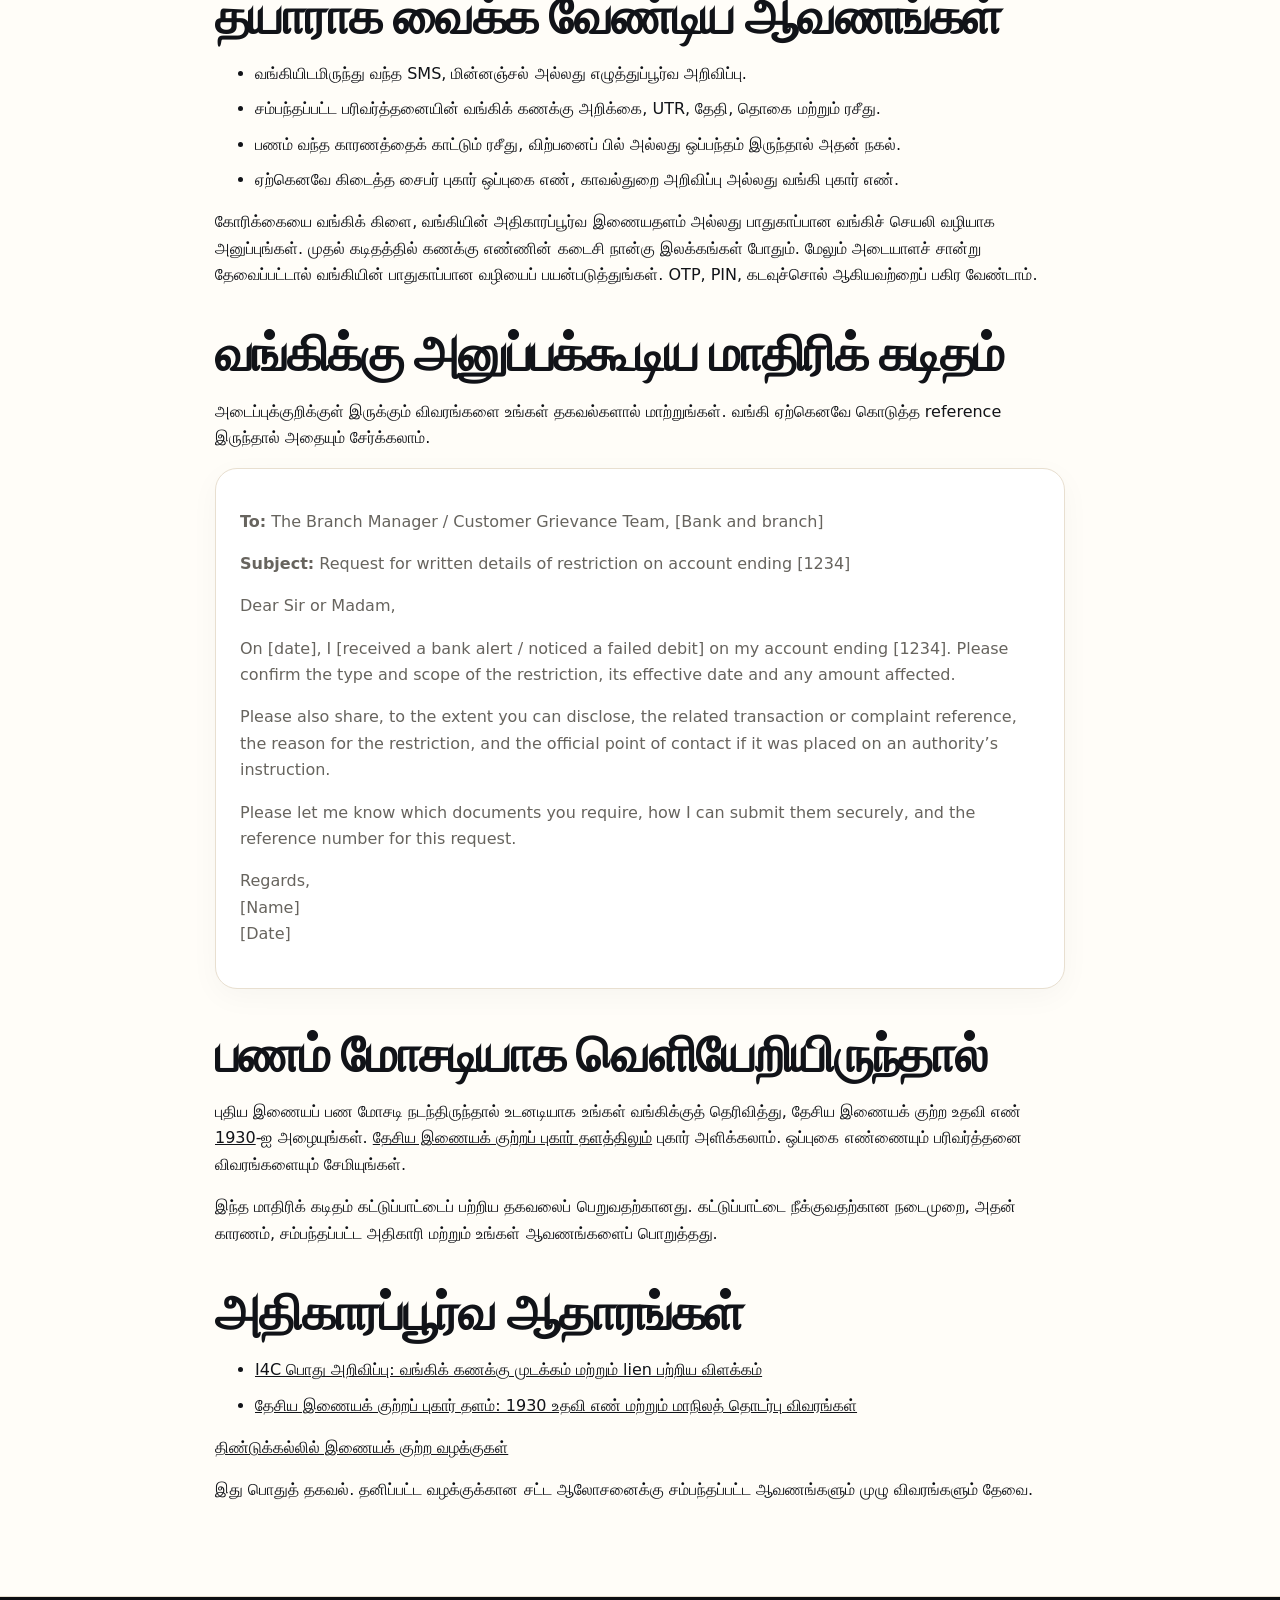
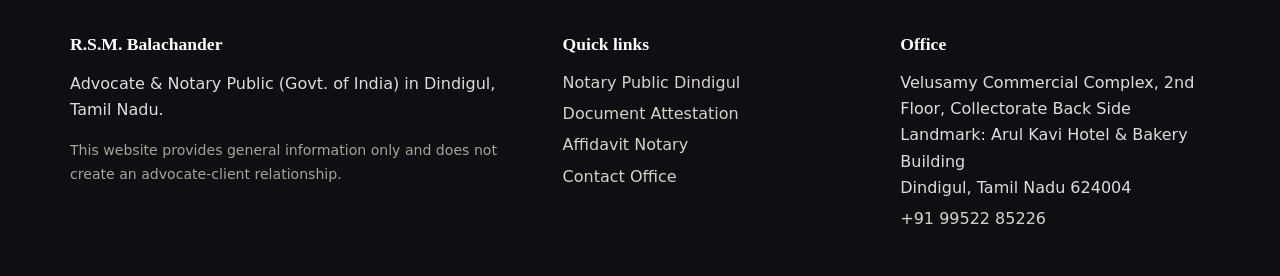
<file: bank-account-freeze-cyber-complaint-tamil.html>
<!doctype html>
<html lang="ta-IN">
<head>
<meta charset="utf-8">
<meta name="viewport" content="width=device-width,initial-scale=1">
<title>சைபர் புகாரால் வங்கிக் கணக்கு முடக்கமா? வங்கியிடம் கேட்க வேண்டிய விவரங்கள்</title>
<meta name="description" content="சைபர் புகார் காரணமாக bank account freeze அல்லது lien ஏற்பட்டால் வங்கியிடம் எழுத்தில் கேட்க வேண்டிய விவரங்கள், ஆவணப் பட்டியல் மற்றும் மாதிரிக் கடிதம்.">
<meta name="robots" content="index,follow,max-image-preview:large">
<meta name="theme-color" content="#111318">
<link rel="canonical" href="https://rsm-balachander-notary-dindigul.github.io/bank-account-freeze-cyber-complaint-tamil.html">
<meta property="og:type" content="article">
<meta property="og:title" content="சைபர் புகாரால் வங்கிக் கணக்கு முடக்கமா? வங்கியிடம் கேட்க வேண்டிய விவரங்கள்">
<meta property="og:description" content="சைபர் புகார் காரணமாக bank account freeze அல்லது lien ஏற்பட்டால் வங்கியிடம் எழுத்தில் கேட்க வேண்டிய விவரங்கள், ஆவணப் பட்டியல் மற்றும் மாதிரிக் கடிதம்.">
<meta property="og:url" content="https://rsm-balachander-notary-dindigul.github.io/bank-account-freeze-cyber-complaint-tamil.html">
<meta property="og:locale" content="ta_IN">
<meta property="og:image" content="https://rsm-balachander-notary-dindigul.github.io/social-cover.webp">
<link rel="icon" href="logo.svg" type="image/svg+xml">
<link rel="stylesheet" href="style.css">
<style>
 .freezeGuide a { text-decoration: underline; }
 .freezeGuide li { margin-block: .55rem; }
 .freezeGuide .letter { margin-top: 1rem; }
.guideByline { margin-top: 1rem; }
.guideByline a { text-decoration: underline; }
</style>
<script type="application/ld+json">
{
  "@context": "https://schema.org",
  "@type": "Article",
  "headline": "சைபர் புகாரால் வங்கிக் கணக்கு முடக்கமா? வங்கியிடம் கேட்க வேண்டிய விவரங்கள்",
  "description": "சைபர் புகார் காரணமாக bank account freeze அல்லது lien ஏற்பட்டால் வங்கியிடம் எழுத்தில் கேட்க வேண்டிய விவரங்கள், ஆவணப் பட்டியல் மற்றும் மாதிரிக் கடிதம்.",
  "inLanguage": "ta-IN",
  "mainEntityOfPage": "https://rsm-balachander-notary-dindigul.github.io/bank-account-freeze-cyber-complaint-tamil.html",
  "publisher": {
    "@type": "Organization",
    "name": "R.S.M Bala Chander Advocate & Notary Public Office",
    "url": "https://rsm-balachander-notary-dindigul.github.io/"
  },
  "citation": [
    "https://www.cybercrime.gov.in/UploadMedia/PublicNotice.pdf",
    "https://cybercrime.gov.in/Webform/Crime_NodalGrivanceList.aspx"
  ]
}
</script>
</head>
<body>
<div class="topbar" lang="en"><div class="container">Advocate &amp; Notary Public (Govt. of India) • Dindigul • Call +91 99522 85226</div></div>
<nav class="nav" aria-label="Main navigation" lang="en">
 <div class="container navin">
  <a class="brand" href="index.html"><img src="logo.svg" alt="RSM Balachander logo"><span>R.S.M. Balachander</span></a>
  <button class="menu" aria-label="Open menu">Menu</button>
  <div class="links">
   <a href="index.html">Home</a><a href="about.html">About</a><a href="services.html">Services</a>
   <a href="notary-public-dindigul.html">Notary Public</a><a href="marriage-registration-tamil-nadu.html">Marriage Guide</a><a href="gallery.html">Gallery</a><a href="contact.html">Contact</a>
  </div>
 </div>
</nav>
<main>
 <div class="container crumb"><a href="index.html" lang="en">Home</a> / <a href="cyber-crime-cases-dindigul.html" lang="en">Cyber Crime Cases</a> / வங்கிக் கணக்கு முடக்கம்</div>
 <section class="pageHero"><div class="container">
  <h1>சைபர் புகாரால் வங்கிக் கணக்கு முடக்கமா? வங்கியிடம் கேட்க வேண்டிய விவரங்கள்</h1>
  <p class="lead">வங்கியிடம் முதலில் மூன்று விஷயங்களை எழுத்துப்பூர்வமாகக் கேளுங்கள். என்ன வகையான கட்டுப்பாடு உள்ளது, அது எந்தப் பரிவர்த்தனை அல்லது புகாருடன் தொடர்புடையது, அடுத்ததாக யாரை அணுக வேண்டும் என்பவைதான் அவை.</p>
  <p class="guideByline" lang="en">By <a href="https://rsm-balachander-notary-dindigul.github.io/index.html"><strong>R.S.M. Balachander</strong></a>, B.A., B.L.</p>
 </div></section>
 <section class="section alt"><article class="container prose freezeGuide">
  <h2>Freeze, debit freeze, lien என்பதன் பொருள் என்ன?</h2>
  <p>குறிப்பிட்ட தொகை மீது வங்கி வைத்திருக்கும் பிடித்தத்தை <span lang="en">lien</span> என்று அறிவிப்பில் குறிப்பிடலாம். <span lang="en">Debit freeze</span> என்றால் கணக்கிலிருந்து பணம் எடுப்பது அல்லது அனுப்புவது கட்டுப்படுத்தப்பட்டிருக்கலாம். அதனால் பாதிக்கப்பட்ட தொகை, தடை செய்யப்பட்ட பரிவர்த்தனைகள், கட்டுப்பாடு நடைமுறைக்கு வந்த தேதி ஆகியவற்றை வங்கியிடம் உறுதி செய்யுங்கள்.</p>
  <p>சைபர் புகாருடன் தொடர்புடைய கட்டுப்பாடு குறித்து விசாரணை அதிகாரி அல்லது வங்கி நடவடிக்கை எடுத்திருக்கலாம் என்று <a href="https://www.cybercrime.gov.in/UploadMedia/PublicNotice.pdf">இந்திய இணையக் குற்ற ஒருங்கிணைப்பு மையத்தின் (I4C) பொது அறிவிப்பு</a> விளக்குகிறது. உங்கள் கணக்கில் கட்டுப்பாடு யாருடைய அறிவுறுத்தலின் பேரில் வந்தது என்பதை வங்கியிடம் முதலில் கேளுங்கள்.</p>

  <h2>வங்கியிடம் எழுத்தில் கேட்க வேண்டிய விவரங்கள்</h2>
  <ol>
   <li><strong>கட்டுப்பாட்டின் வகை மற்றும் தேதி.</strong> குறிப்பிட்ட தொகை மட்டும் பிடிக்கப்பட்டுள்ளதா, பணம் எடுப்பது அல்லது அனுப்புவது தடுக்கப்பட்டுள்ளதா, வேறு கட்டுப்பாடு உள்ளதா?</li>
   <li><strong>தொகை மற்றும் பரிவர்த்தனை.</strong> சம்பந்தப்பட்ட தொகை, தேதி, பரிவர்த்தனை எண் (<abbr title="Unique Transaction Reference">UTR</abbr> அல்லது வங்கியின் reference) ஆகியவற்றில் பகிரக்கூடிய தகவல்களைக் கேளுங்கள்.</li>
   <li><strong>காரணம் மற்றும் குறிப்பு எண்.</strong> கிடைத்தால், வங்கியின் உள் குறிப்பு எண் அல்லது சைபர் புகார் / காவல்துறை குறிப்பு எண்ணைக் கேளுங்கள்.</li>
   <li><strong>சம்பந்தப்பட்ட அலுவலகம்.</strong> காவல்துறை அறிவுறுத்தல் இருந்தால், பகிர அனுமதிக்கப்பட்ட காவல் நிலையம் அல்லது சைபர் பிரிவு பெயரையும் அதிகாரப்பூர்வ தொடர்பு வழியையும் கேளுங்கள்.</li>
   <li><strong>அடுத்த நடைமுறை.</strong> நீங்கள் கொடுக்க வேண்டிய ஆவணங்கள், அவற்றைச் சமர்ப்பிக்கும் பாதுகாப்பான வழி, உங்கள் கோரிக்கைக்கான வங்கி reference number ஆகியவற்றைக் கேளுங்கள்.</li>
  </ol>

  <h2>தயாராக வைக்க வேண்டிய ஆவணங்கள்</h2>
  <ul>
   <li>வங்கியிடமிருந்து வந்த SMS, மின்னஞ்சல் அல்லது எழுத்துப்பூர்வ அறிவிப்பு.</li>
   <li>சம்பந்தப்பட்ட பரிவர்த்தனையின் வங்கிக் கணக்கு அறிக்கை, UTR, தேதி, தொகை மற்றும் ரசீது.</li>
   <li>பணம் வந்த காரணத்தைக் காட்டும் ரசீது, விற்பனைப் பில் அல்லது ஒப்பந்தம் இருந்தால் அதன் நகல்.</li>
   <li>ஏற்கெனவே கிடைத்த சைபர் புகார் ஒப்புகை எண், காவல்துறை அறிவிப்பு அல்லது வங்கி புகார் எண்.</li>
  </ul>
  <p>கோரிக்கையை வங்கிக் கிளை, வங்கியின் அதிகாரப்பூர்வ இணையதளம் அல்லது பாதுகாப்பான வங்கிச் செயலி வழியாக அனுப்புங்கள். முதல் கடிதத்தில் கணக்கு எண்ணின் கடைசி நான்கு இலக்கங்கள் போதும். மேலும் அடையாளச் சான்று தேவைப்பட்டால் வங்கியின் பாதுகாப்பான வழியைப் பயன்படுத்துங்கள். OTP, PIN, கடவுச்சொல் ஆகியவற்றைப் பகிர வேண்டாம்.</p>

  <h2>வங்கிக்கு அனுப்பக்கூடிய மாதிரிக் கடிதம்</h2>
  <p>அடைப்புக்குறிக்குள் இருக்கும் விவரங்களை உங்கள் தகவல்களால் மாற்றுங்கள். வங்கி ஏற்கெனவே கொடுத்த reference இருந்தால் அதையும் சேர்க்கலாம்.</p>
  <div class="card letter" lang="en">
   <p><strong>To:</strong> The Branch Manager / Customer Grievance Team, [Bank and branch]</p>
   <p><strong>Subject:</strong> Request for written details of restriction on account ending [1234]</p>
   <p>Dear Sir or Madam,</p>
   <p>On [date], I [received a bank alert / noticed a failed debit] on my account ending [1234]. Please confirm the type and scope of the restriction, its effective date and any amount affected.</p>
   <p>Please also share, to the extent you can disclose, the related transaction or complaint reference, the reason for the restriction, and the official point of contact if it was placed on an authority’s instruction.</p>
   <p>Please let me know which documents you require, how I can submit them securely, and the reference number for this request.</p>
   <p>Regards,<br>[Name]<br>[Date]</p>
  </div>

  <h2>பணம் மோசடியாக வெளியேறியிருந்தால்</h2>
  <p>புதிய இணையப் பண மோசடி நடந்திருந்தால் உடனடியாக உங்கள் வங்கிக்குத் தெரிவித்து, தேசிய இணையக் குற்ற உதவி எண் <a href="tel:1930">1930</a>-ஐ அழையுங்கள். <a href="https://cybercrime.gov.in/">தேசிய இணையக் குற்றப் புகார் தளத்திலும்</a> புகார் அளிக்கலாம். ஒப்புகை எண்ணையும் பரிவர்த்தனை விவரங்களையும் சேமியுங்கள்.</p>
  <p>இந்த மாதிரிக் கடிதம் கட்டுப்பாட்டைப் பற்றிய தகவலைப் பெறுவதற்கானது. கட்டுப்பாட்டை நீக்குவதற்கான நடைமுறை, அதன் காரணம், சம்பந்தப்பட்ட அதிகாரி மற்றும் உங்கள் ஆவணங்களைப் பொறுத்தது.</p>

  <h2>அதிகாரப்பூர்வ ஆதாரங்கள்</h2>
  <ul>
   <li><a href="https://www.cybercrime.gov.in/UploadMedia/PublicNotice.pdf">I4C பொது அறிவிப்பு: வங்கிக் கணக்கு முடக்கம் மற்றும் lien பற்றிய விளக்கம்</a></li>
   <li><a href="https://cybercrime.gov.in/Webform/Crime_NodalGrivanceList.aspx">தேசிய இணையக் குற்றப் புகார் தளம்: 1930 உதவி எண் மற்றும் மாநிலத் தொடர்பு விவரங்கள்</a></li>
  </ul>
  <p><a href="cyber-crime-cases-dindigul.html">திண்டுக்கல்லில் இணையக் குற்ற வழக்குகள்</a></p>
  <p>இது பொதுத் தகவல். தனிப்பட்ட வழக்குக்கான சட்ட ஆலோசனைக்கு சம்பந்தப்பட்ட ஆவணங்களும் முழு விவரங்களும் தேவை.</p>
 </article></section>
</main>
<footer class="footer" lang="en">
 <div class="container footerGrid">
  <div>
   <h3>R.S.M. Balachander</h3>
   <p>Advocate &amp; Notary Public (Govt. of India) in Dindigul, Tamil Nadu.</p>
   <div class="small">This website provides general information only and does not create an advocate-client relationship.</div>
  </div>
  <div><h3>Quick links</h3><a href="notary-public-dindigul.html">Notary Public Dindigul</a><a href="document-attestation-dindigul.html">Document Attestation</a><a href="affidavit-notary-dindigul.html">Affidavit Notary</a><a href="contact.html">Contact Office</a></div>
  <div><h3>Office</h3><div>Velusamy Commercial Complex, 2nd Floor, Collectorate Back Side<br>Landmark: Arul Kavi Hotel & Bakery Building<br>Dindigul, Tamil Nadu 624004</div><a href="tel:+919952285226">+91 99522 85226</a></div>
 </div>
</footer>
<script src="script.js"></script>
</body>
</html>
</file>
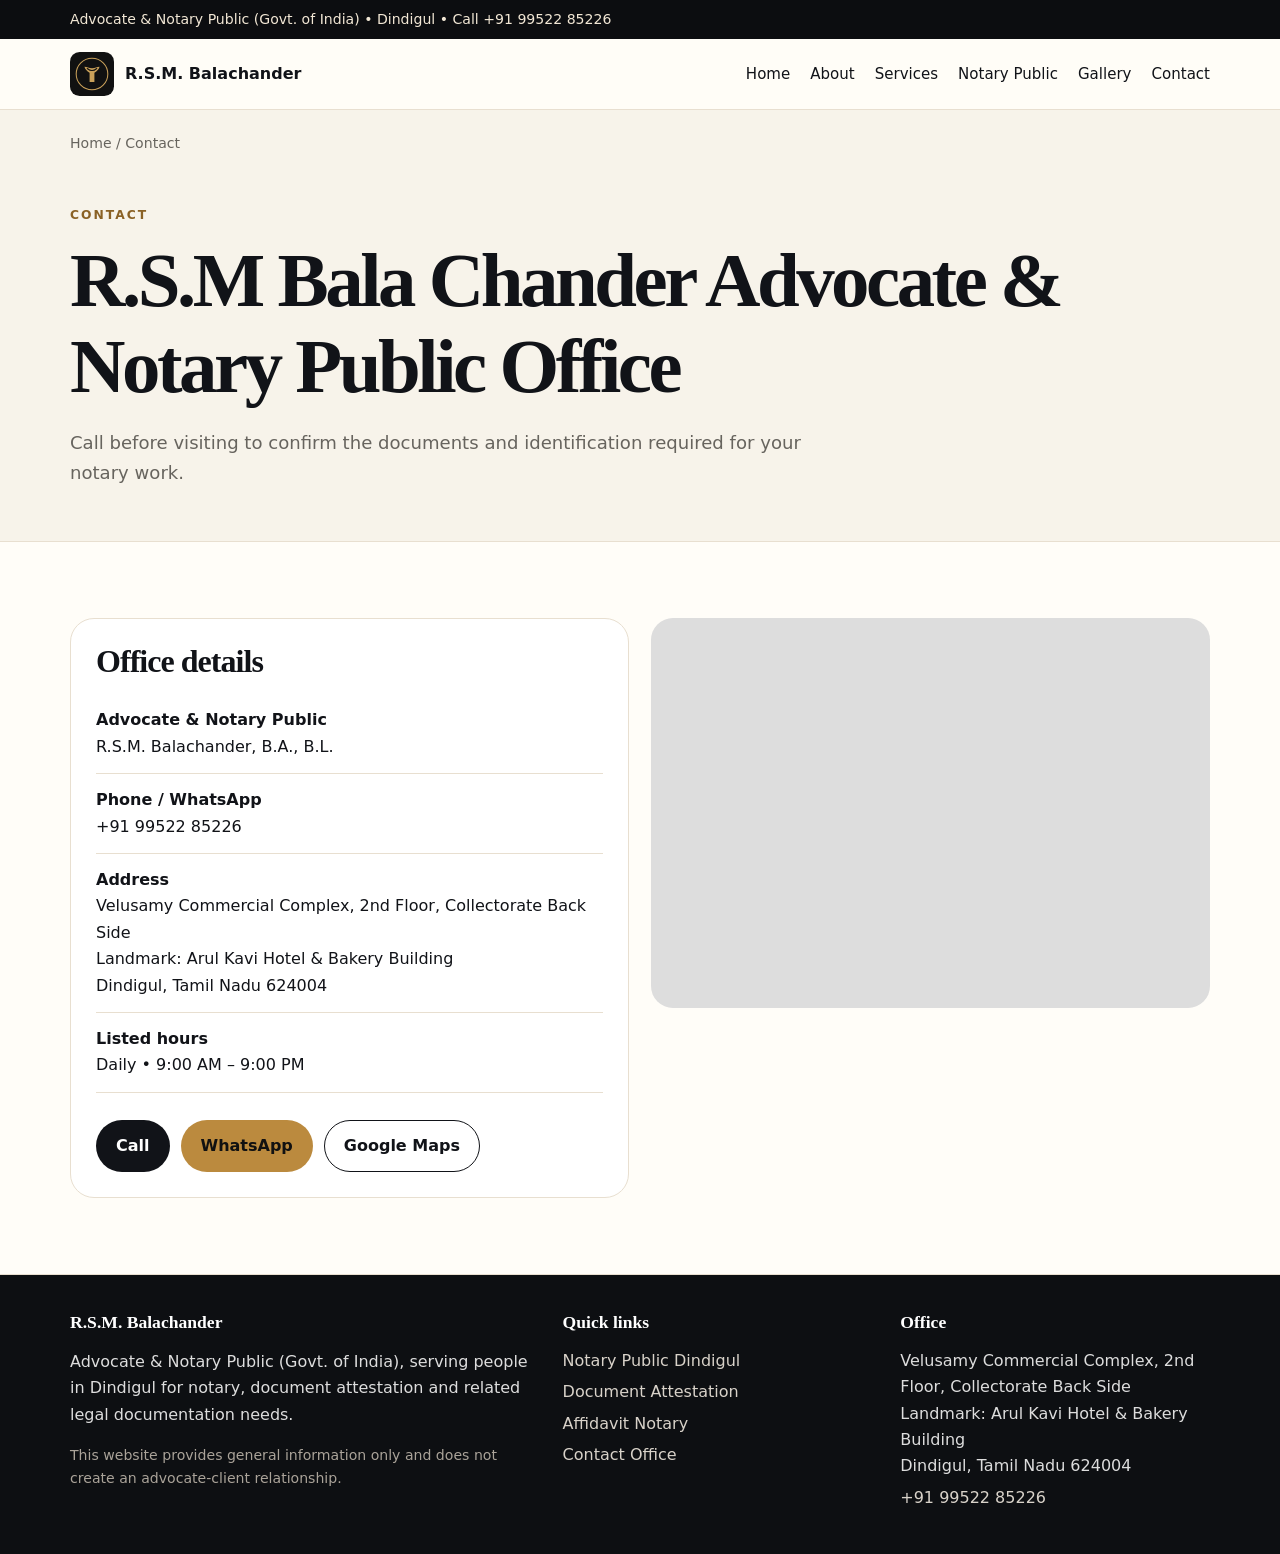
<file: contact.html>
<!doctype html>
<html lang="en-IN">
<head>
<meta charset="utf-8">
<meta name="viewport" content="width=device-width,initial-scale=1">
<title>Contact R.S.M. Balachander | Notary Public Dindigul</title>
<meta name="description" content="Phone, WhatsApp, office address and Google Maps directions for R.S.M Bala Chander Advocate &amp; Notary Public Office in Dindigul.">
<meta name="robots" content="index,follow,max-image-preview:large">
<meta name="theme-color" content="#111318">
<link rel="canonical" href="https://rsm-balachander-notary-dindigul.github.io/contact.html">
<meta property="og:title" content="Contact R.S.M. Balachander | Notary Public Dindigul">
<meta property="og:description" content="Phone, WhatsApp, office address and Google Maps directions for R.S.M Bala Chander Advocate &amp; Notary Public Office in Dindigul.">
<meta property="og:type" content="website">
<meta property="og:url" content="https://rsm-balachander-notary-dindigul.github.io/contact.html">
<meta property="og:locale" content="en_IN">
<meta property="og:image" content="https://rsm-balachander-notary-dindigul.github.io/social-cover.webp">
<link rel="icon" href="logo.svg" type="image/svg+xml">
<link rel="stylesheet" href="style.css">

<script type="application/ld+json">
{
 "@context":"https://schema.org",
 "@type":"LegalService",
 "@id":"https://rsm-balachander-notary-dindigul.github.io/#rsm-balachander",
 "name":"R.S.M Bala Chander Advocate & Notary Public Office",
 "alternateName":["R.S.M. Balachander","RSM Balachander Notary Public Dindigul"],
 "url":"https://rsm-balachander-notary-dindigul.github.io/",
 "description":"Advocate and Notary Public services in Dindigul, Tamil Nadu, including document notarization, affidavit notarization and document attestation.",
 "telephone":"+919952285226",
 "image":[
   "https://rsm-balachander-notary-dindigul.github.io/hero.webp",
   "https://rsm-balachander-notary-dindigul.github.io/office-exterior.webp",
   "https://rsm-balachander-notary-dindigul.github.io/office-desk.webp"
 ],
 "address":{
   "@type":"PostalAddress",
   "streetAddress":"Velusamy Commercial Complex, 2nd Floor, Collectorate Back Side, Arul Kavi Hotel & Bakery Building",
   "addressLocality":"Dindigul",
   "addressRegion":"Tamil Nadu",
   "postalCode":"624004",
   "addressCountry":"IN"
 },
 "areaServed":{"@type":"City","name":"Dindigul"},
 "openingHoursSpecification":[
   {"@type":"OpeningHoursSpecification","dayOfWeek":["Monday","Tuesday","Wednesday","Thursday","Friday","Saturday","Sunday"],"opens":"09:00","closes":"21:00"}
 ],
 "hasMap":"https://www.google.com/maps/search/?api=1&query=R.S.M+Bala+Chander+Advocate+%26+Notary+Public+Office+Dindigul&query_place_id=ChIJRWNlmMcBqjsRc1z_Lm2O2i0",
 "knowsAbout":["Notary Public services","Document notarization","Affidavit notarization","Document attestation"]
}
</script>
</head>
<body>

<div class="topbar"><div class="container">Advocate &amp; Notary Public (Govt. of India) • Dindigul • Call +91 99522 85226</div></div>
<nav class="nav" aria-label="Main navigation">
 <div class="container navin">
  <a class="brand" href="index.html"><img src="logo.svg" alt="RSM Balachander logo"><span>R.S.M. Balachander</span></a>
  <button class="menu" aria-label="Open menu">Menu</button>
  <div class="links">
   <a href="index.html">Home</a><a href="about.html">About</a><a href="services.html">Services</a>
   <a href="notary-public-dindigul.html">Notary Public</a><a href="gallery.html">Gallery</a><a href="contact.html">Contact</a>
  </div>
 </div>
</nav>

<main id="contact"><div class="container crumb"><a href="index.html">Home</a> / Contact</div>
<section class="pageHero"><div class="container"><div class="kicker">Contact</div><h1>R.S.M Bala Chander Advocate &amp; Notary Public Office</h1><p class="lead">Call before visiting to confirm the documents and identification required for your notary work.</p></div></section>
<section class="section alt"><div class="container contactGrid">
 <div class="contactBox">
  <h2 style="font-size:2rem">Office details</h2>
  <div class="row"><strong>Advocate &amp; Notary Public</strong><br>R.S.M. Balachander, B.A., B.L.</div>
  <div class="row"><strong>Phone / WhatsApp</strong><br><a href="tel:+919952285226">+91 99522 85226</a></div>
  <div class="row"><strong>Address</strong><br>Velusamy Commercial Complex, 2nd Floor, Collectorate Back Side<br>Landmark: Arul Kavi Hotel & Bakery Building<br>Dindigul, Tamil Nadu 624004</div>
  <div class="row"><strong>Listed hours</strong><br>Daily • 9:00 AM – 9:00 PM</div>
  <div class="actions"><a class="btn primary" href="tel:+919952285226">Call</a><a class="btn gold" href="https://wa.me/919952285226" target="_blank" rel="noopener">WhatsApp</a><a class="btn outline" href="https://www.google.com/maps/search/?api=1&query=R.S.M+Bala+Chander+Advocate+%26+Notary+Public+Office+Dindigul&query_place_id=ChIJRWNlmMcBqjsRc1z_Lm2O2i0" target="_blank" rel="noopener">Google Maps</a></div>
 </div>
 <div><iframe class="map" title="RSM Balachander Notary Public office location in Dindigul" loading="lazy" referrerpolicy="no-referrer-when-downgrade" src="https://www.google.com/maps?q=R.S.M.%20Bala%20Chander%20Law%20%26%20Notary%20Public%20Office%20Dindigul&output=embed"></iframe></div>
</div></section></main>

<footer class="footer">
 <div class="container footerGrid">
  <div>
   <h3>R.S.M. Balachander</h3>
   <p>Advocate &amp; Notary Public (Govt. of India), serving people in Dindigul for notary, document attestation and related legal documentation needs.</p>
   <div class="small">This website provides general information only and does not create an advocate-client relationship.</div>
  </div>
  <div><h3>Quick links</h3><a href="notary-public-dindigul.html">Notary Public Dindigul</a><a href="document-attestation-dindigul.html">Document Attestation</a><a href="affidavit-notary-dindigul.html">Affidavit Notary</a><a href="contact.html">Contact Office</a></div>
  <div><h3>Office</h3><div>Velusamy Commercial Complex, 2nd Floor, Collectorate Back Side<br>Landmark: Arul Kavi Hotel & Bakery Building<br>Dindigul, Tamil Nadu 624004</div><a href="tel:+919952285226">+91 99522 85226</a></div>
 </div>
</footer>
<script src="script.js"></script>
</body></html>
</file>
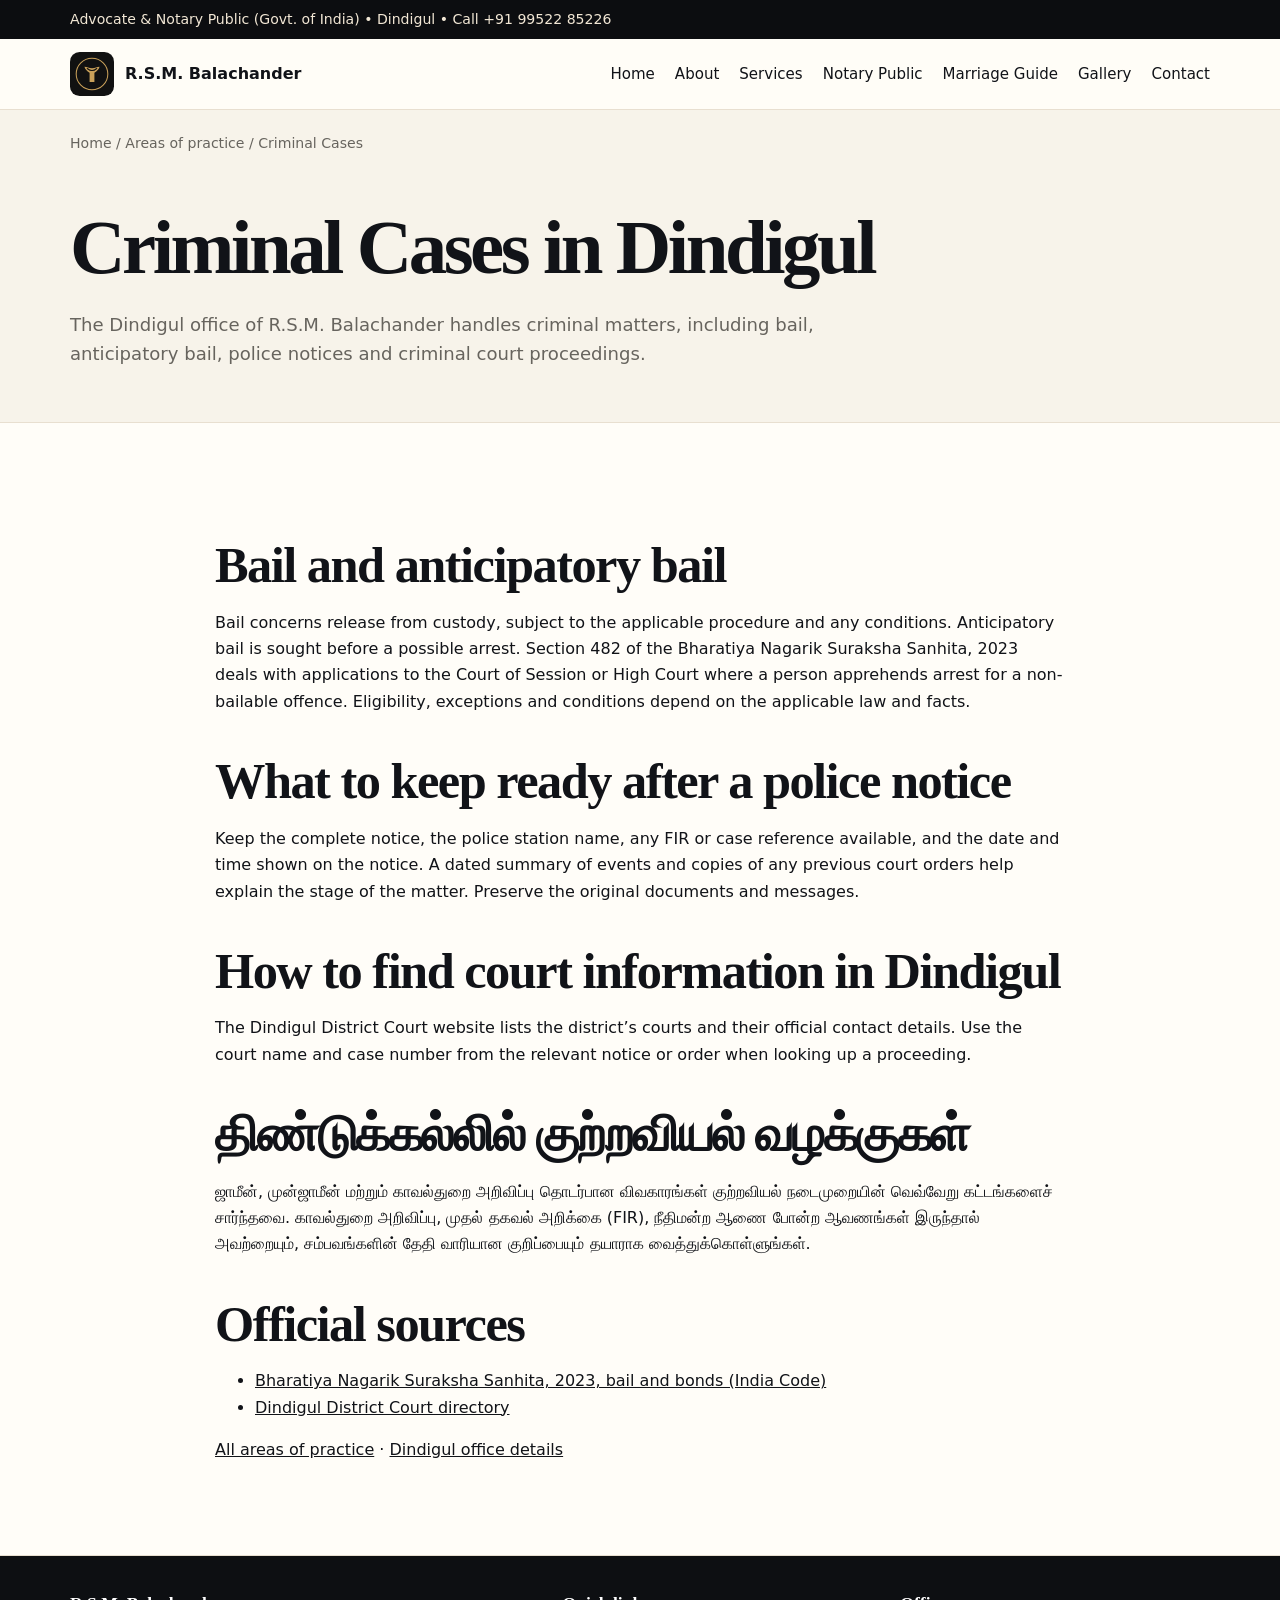
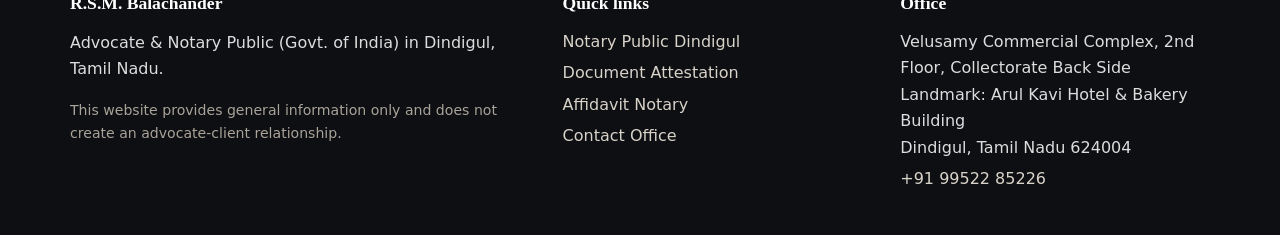
<file: criminal-cases-dindigul.html>
<!doctype html>
<html lang="en-IN">
<head>
<meta charset="utf-8">
<meta name="viewport" content="width=device-width,initial-scale=1">
<title>Criminal Cases in Dindigul | Bail &amp; Anticipatory Bail</title>
<meta name="description" content="Criminal practice information from R.S.M. Balachander’s Dindigul office, covering police notices, bail, anticipatory bail and criminal court proceedings.">
<meta name="robots" content="index,follow,max-image-preview:large">
<meta name="theme-color" content="#111318">
<link rel="canonical" href="https://rsm-balachander-notary-dindigul.github.io/criminal-cases-dindigul.html">
<meta property="og:title" content="Criminal Cases in Dindigul | Bail &amp; Anticipatory Bail">
<meta property="og:description" content="Criminal practice information from R.S.M. Balachander’s Dindigul office, covering police notices, bail, anticipatory bail and criminal court proceedings.">
<meta property="og:type" content="website">
<meta property="og:url" content="https://rsm-balachander-notary-dindigul.github.io/criminal-cases-dindigul.html">
<meta property="og:locale" content="en_IN">
<meta property="og:image" content="https://rsm-balachander-notary-dindigul.github.io/social-cover.webp">
<link rel="icon" href="logo.svg" type="image/svg+xml">
<link rel="stylesheet" href="style.css">
<script type="application/ld+json">
{
  "@context": "https://schema.org",
  "@type": "WebPage",
  "name": "Criminal Cases in Dindigul",
  "url": "https://rsm-balachander-notary-dindigul.github.io/criminal-cases-dindigul.html",
  "description": "Criminal practice information from R.S.M. Balachander’s Dindigul office, covering police notices, bail, anticipatory bail and criminal court proceedings.",
  "inLanguage": [
    "en-IN",
    "ta"
  ],
  "about": {
    "@type": "Thing",
    "name": "Criminal Cases"
  },
  "isPartOf": {
    "@type": "WebSite",
    "name": "R.S.M. Balachander",
    "url": "https://rsm-balachander-notary-dindigul.github.io/"
  }
}
</script>
</head>
<body>
<div class="topbar"><div class="container">Advocate &amp; Notary Public (Govt. of India) • Dindigul • Call +91 99522 85226</div></div>
<nav class="nav" aria-label="Main navigation">
 <div class="container navin">
  <a class="brand" href="index.html"><img src="logo.svg" alt="RSM Balachander logo"><span>R.S.M. Balachander</span></a>
  <button class="menu" aria-label="Open menu">Menu</button>
  <div class="links">
   <a href="index.html">Home</a><a href="about.html">About</a><a href="services.html">Services</a>
   <a href="notary-public-dindigul.html">Notary Public</a><a href="marriage-registration-tamil-nadu.html">Marriage Guide</a><a href="gallery.html">Gallery</a><a href="contact.html">Contact</a>
  </div>
 </div>
</nav>
<main>
 <div class="container crumb"><a href="index.html">Home</a> / <a href="services.html#practice-areas">Areas of practice</a> / Criminal Cases</div>
 <section class="pageHero"><div class="container">
  <h1>Criminal Cases in Dindigul</h1>
  <p class="lead">The Dindigul office of R.S.M. Balachander handles criminal matters, including bail, anticipatory bail, police notices and criminal court proceedings.</p>
 </div></section>
 <section class="section alt"><div class="container prose">
  <h2>Bail and anticipatory bail</h2>
  <p>Bail concerns release from custody, subject to the applicable procedure and any conditions. Anticipatory bail is sought before a possible arrest. Section 482 of the Bharatiya Nagarik Suraksha Sanhita, 2023 deals with applications to the Court of Session or High Court where a person apprehends arrest for a non-bailable offence. Eligibility, exceptions and conditions depend on the applicable law and facts.</p>
  <h2>What to keep ready after a police notice</h2>
  <p>Keep the complete notice, the police station name, any FIR or case reference available, and the date and time shown on the notice. A dated summary of events and copies of any previous court orders help explain the stage of the matter. Preserve the original documents and messages.</p>
  <h2>How to find court information in Dindigul</h2>
  <p>The Dindigul District Court website lists the district’s courts and their official contact details. Use the court name and case number from the relevant notice or order when looking up a proceeding.</p>
  <div lang="ta">
   <h2>திண்டுக்கல்லில் குற்றவியல் வழக்குகள்</h2>
   <p>ஜாமீன், முன்ஜாமீன் மற்றும் காவல்துறை அறிவிப்பு தொடர்பான விவகாரங்கள் குற்றவியல் நடைமுறையின் வெவ்வேறு கட்டங்களைச் சார்ந்தவை. காவல்துறை அறிவிப்பு, முதல் தகவல் அறிக்கை (FIR), நீதிமன்ற ஆணை போன்ற ஆவணங்கள் இருந்தால் அவற்றையும், சம்பவங்களின் தேதி வாரியான குறிப்பையும் தயாராக வைத்துக்கொள்ளுங்கள்.</p>
  </div>
  <h2>Official sources</h2>
  <ul>
   <li><a href="https://www.indiacode.nic.in/bitstream/123456789/20340/1/bnss%2C_2023.pdf"><u>Bharatiya Nagarik Suraksha Sanhita, 2023, bail and bonds (India Code)</u></a></li>
   <li><a href="https://dindigul.dcourts.gov.in/contact-us/"><u>Dindigul District Court directory</u></a></li>
  </ul>
  <p><a href="services.html#practice-areas"><u>All areas of practice</u></a> · <a href="contact.html"><u>Dindigul office details</u></a></p>
 </div></section>
</main>
<footer class="footer">
 <div class="container footerGrid">
  <div>
   <h3>R.S.M. Balachander</h3>
   <p>Advocate &amp; Notary Public (Govt. of India) in Dindigul, Tamil Nadu.</p>
   <div class="small">This website provides general information only and does not create an advocate-client relationship.</div>
  </div>
  <div><h3>Quick links</h3><a href="notary-public-dindigul.html">Notary Public Dindigul</a><a href="document-attestation-dindigul.html">Document Attestation</a><a href="affidavit-notary-dindigul.html">Affidavit Notary</a><a href="contact.html">Contact Office</a></div>
  <div><h3>Office</h3><div>Velusamy Commercial Complex, 2nd Floor, Collectorate Back Side<br>Landmark: Arul Kavi Hotel & Bakery Building<br>Dindigul, Tamil Nadu 624004</div><a href="tel:+919952285226">+91 99522 85226</a></div>
 </div>
</footer>
<script src="script.js"></script>
</body>
</html>
</file>
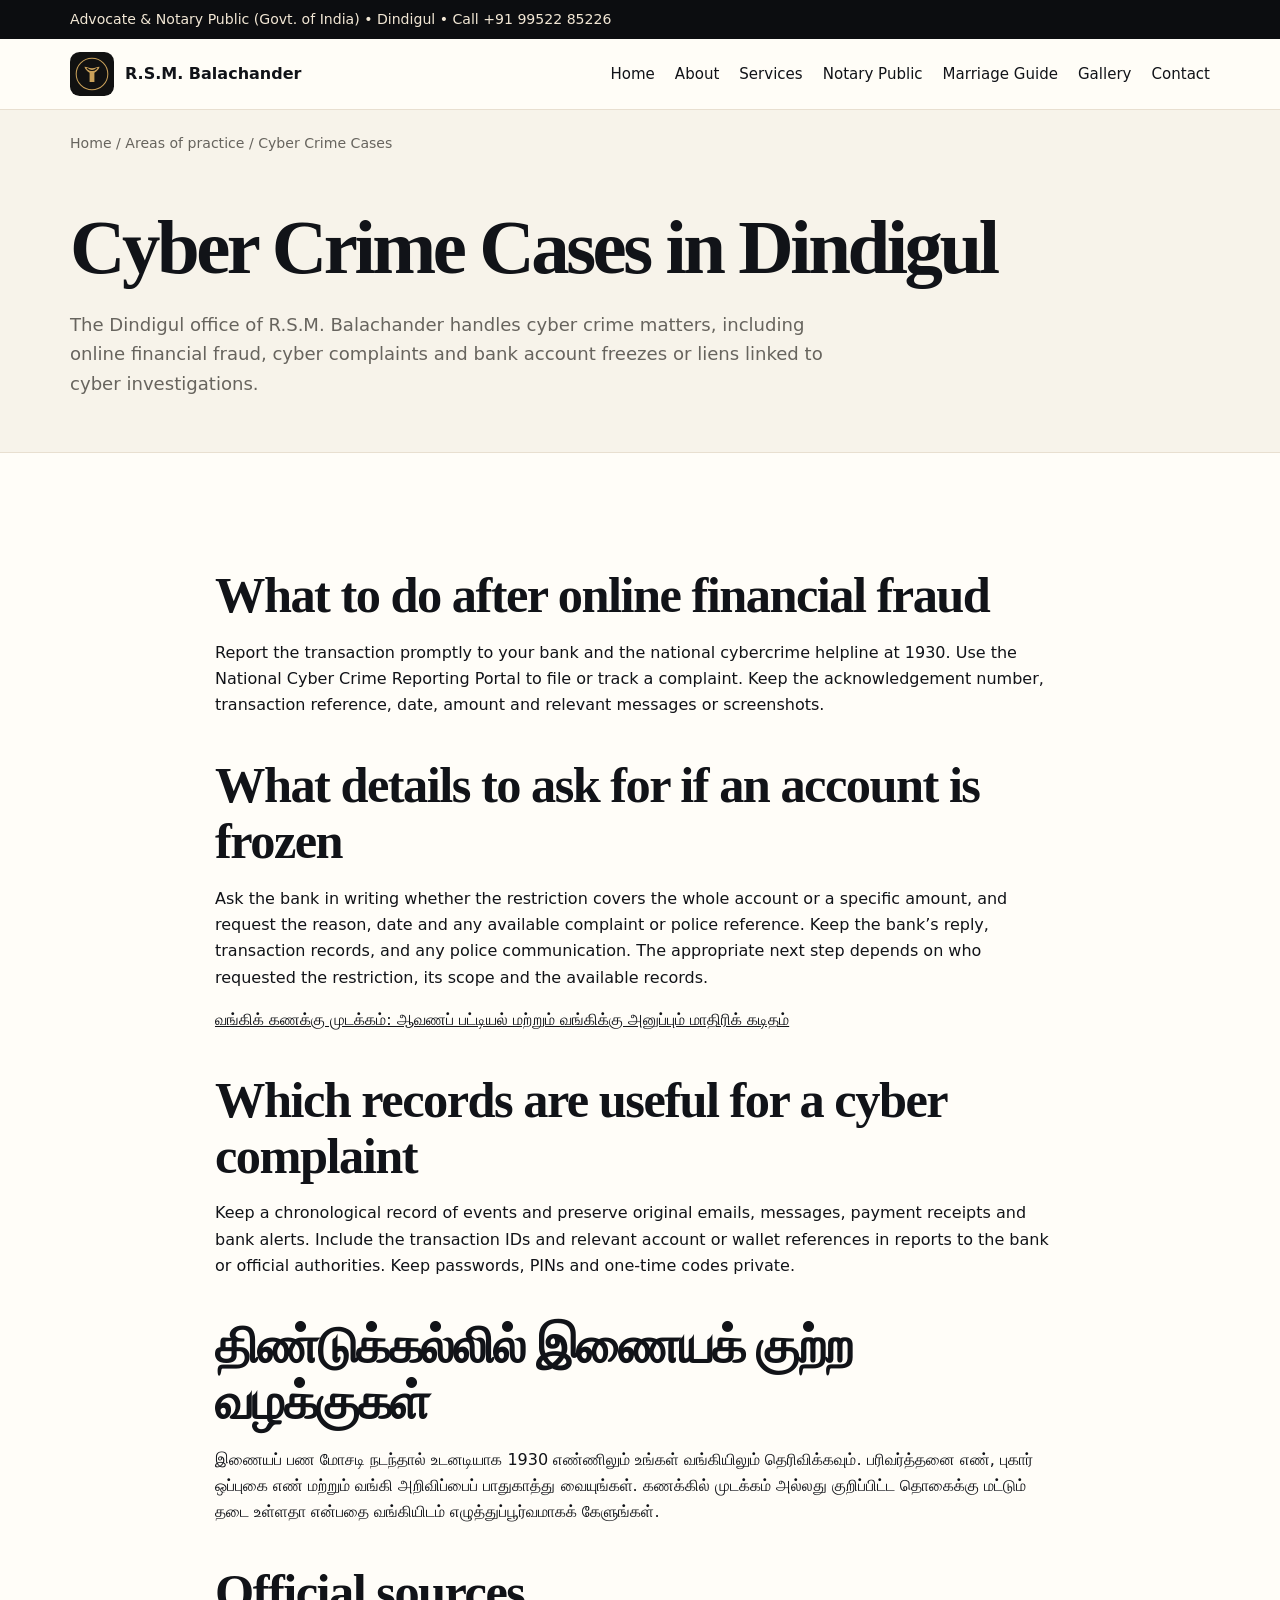
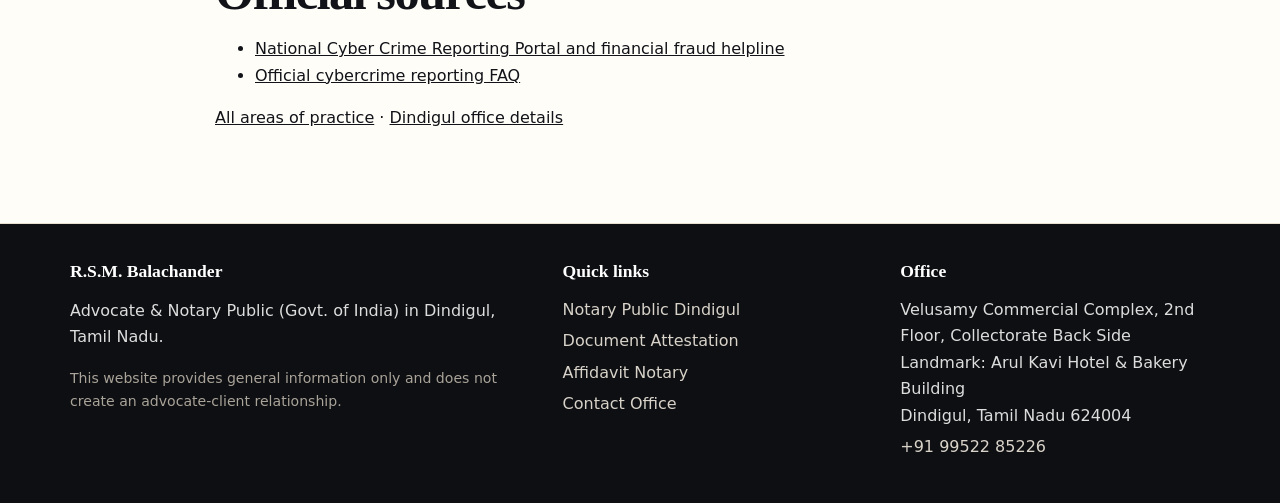
<file: cyber-crime-cases-dindigul.html>
<!doctype html>
<html lang="en-IN">
<head>
<meta charset="utf-8">
<meta name="viewport" content="width=device-width,initial-scale=1">
<title>Cyber Crime Cases in Dindigul | Online Fraud &amp; Account Freezes</title>
<meta name="description" content="Cyber crime practice information from R.S.M. Balachander’s Dindigul office, covering financial fraud, cyber complaints and bank account freezes or liens.">
<meta name="robots" content="index,follow,max-image-preview:large">
<meta name="theme-color" content="#111318">
<link rel="canonical" href="https://rsm-balachander-notary-dindigul.github.io/cyber-crime-cases-dindigul.html">
<meta property="og:title" content="Cyber Crime Cases in Dindigul | Online Fraud &amp; Account Freezes">
<meta property="og:description" content="Cyber crime practice information from R.S.M. Balachander’s Dindigul office, covering financial fraud, cyber complaints and bank account freezes or liens.">
<meta property="og:type" content="website">
<meta property="og:url" content="https://rsm-balachander-notary-dindigul.github.io/cyber-crime-cases-dindigul.html">
<meta property="og:locale" content="en_IN">
<meta property="og:image" content="https://rsm-balachander-notary-dindigul.github.io/social-cover.webp">
<link rel="icon" href="logo.svg" type="image/svg+xml">
<link rel="stylesheet" href="style.css">
<script type="application/ld+json">
{
  "@context": "https://schema.org",
  "@type": "WebPage",
  "name": "Cyber Crime Cases in Dindigul",
  "url": "https://rsm-balachander-notary-dindigul.github.io/cyber-crime-cases-dindigul.html",
  "description": "Cyber crime practice information from R.S.M. Balachander’s Dindigul office, covering financial fraud, cyber complaints and bank account freezes or liens.",
  "inLanguage": [
    "en-IN",
    "ta"
  ],
  "about": {
    "@type": "Thing",
    "name": "Cyber Crime Cases"
  },
  "isPartOf": {
    "@type": "WebSite",
    "name": "R.S.M. Balachander",
    "url": "https://rsm-balachander-notary-dindigul.github.io/"
  }
}
</script>
</head>
<body>
<div class="topbar"><div class="container">Advocate &amp; Notary Public (Govt. of India) • Dindigul • Call +91 99522 85226</div></div>
<nav class="nav" aria-label="Main navigation">
 <div class="container navin">
  <a class="brand" href="index.html"><img src="logo.svg" alt="RSM Balachander logo"><span>R.S.M. Balachander</span></a>
  <button class="menu" aria-label="Open menu">Menu</button>
  <div class="links">
   <a href="index.html">Home</a><a href="about.html">About</a><a href="services.html">Services</a>
   <a href="notary-public-dindigul.html">Notary Public</a><a href="marriage-registration-tamil-nadu.html">Marriage Guide</a><a href="gallery.html">Gallery</a><a href="contact.html">Contact</a>
  </div>
 </div>
</nav>
<main>
 <div class="container crumb"><a href="index.html">Home</a> / <a href="services.html#practice-areas">Areas of practice</a> / Cyber Crime Cases</div>
 <section class="pageHero"><div class="container">
  <h1>Cyber Crime Cases in Dindigul</h1>
  <p class="lead">The Dindigul office of R.S.M. Balachander handles cyber crime matters, including online financial fraud, cyber complaints and bank account freezes or liens linked to cyber investigations.</p>
 </div></section>
 <section class="section alt"><div class="container prose">
  <h2>What to do after online financial fraud</h2>
  <p>Report the transaction promptly to your bank and the national cybercrime helpline at <a href="tel:1930">1930</a>. Use the <a href="https://www.cybercrime.gov.in/">National Cyber Crime Reporting Portal</a> to file or track a complaint. Keep the acknowledgement number, transaction reference, date, amount and relevant messages or screenshots.</p>
  <h2>What details to ask for if an account is frozen</h2>
  <p>Ask the bank in writing whether the restriction covers the whole account or a specific amount, and request the reason, date and any available complaint or police reference. Keep the bank’s reply, transaction records, and any police communication. The appropriate next step depends on who requested the restriction, its scope and the available records.</p>
  <p lang="ta"><a href="bank-account-freeze-cyber-complaint-tamil.html"><u>வங்கிக் கணக்கு முடக்கம்: ஆவணப் பட்டியல் மற்றும் வங்கிக்கு அனுப்பும் மாதிரிக் கடிதம்</u></a></p>
  <h2>Which records are useful for a cyber complaint</h2>
  <p>Keep a chronological record of events and preserve original emails, messages, payment receipts and bank alerts. Include the transaction IDs and relevant account or wallet references in reports to the bank or official authorities. Keep passwords, PINs and one-time codes private.</p>
  <div lang="ta">
   <h2>திண்டுக்கல்லில் இணையக் குற்ற வழக்குகள்</h2>
   <p>இணையப் பண மோசடி நடந்தால் உடனடியாக 1930 எண்ணிலும் உங்கள் வங்கியிலும் தெரிவிக்கவும். பரிவர்த்தனை எண், புகார் ஒப்புகை எண் மற்றும் வங்கி அறிவிப்பைப் பாதுகாத்து வையுங்கள். கணக்கில் முடக்கம் அல்லது குறிப்பிட்ட தொகைக்கு மட்டும் தடை உள்ளதா என்பதை வங்கியிடம் எழுத்துப்பூர்வமாகக் கேளுங்கள்.</p>
  </div>
  <h2>Official sources</h2>
  <ul>
   <li><a href="https://www.cybercrime.gov.in/"><u>National Cyber Crime Reporting Portal and financial fraud helpline</u></a></li>
   <li><a href="https://www.cybercrime.gov.in/webform/FAQ.aspx"><u>Official cybercrime reporting FAQ</u></a></li>
  </ul>
  <p><a href="services.html#practice-areas"><u>All areas of practice</u></a> · <a href="contact.html"><u>Dindigul office details</u></a></p>
 </div></section>
</main>
<footer class="footer">
 <div class="container footerGrid">
  <div>
   <h3>R.S.M. Balachander</h3>
   <p>Advocate &amp; Notary Public (Govt. of India) in Dindigul, Tamil Nadu.</p>
   <div class="small">This website provides general information only and does not create an advocate-client relationship.</div>
  </div>
  <div><h3>Quick links</h3><a href="notary-public-dindigul.html">Notary Public Dindigul</a><a href="document-attestation-dindigul.html">Document Attestation</a><a href="affidavit-notary-dindigul.html">Affidavit Notary</a><a href="contact.html">Contact Office</a></div>
  <div><h3>Office</h3><div>Velusamy Commercial Complex, 2nd Floor, Collectorate Back Side<br>Landmark: Arul Kavi Hotel & Bakery Building<br>Dindigul, Tamil Nadu 624004</div><a href="tel:+919952285226">+91 99522 85226</a></div>
 </div>
</footer>
<script src="script.js"></script>
</body>
</html>
</file>
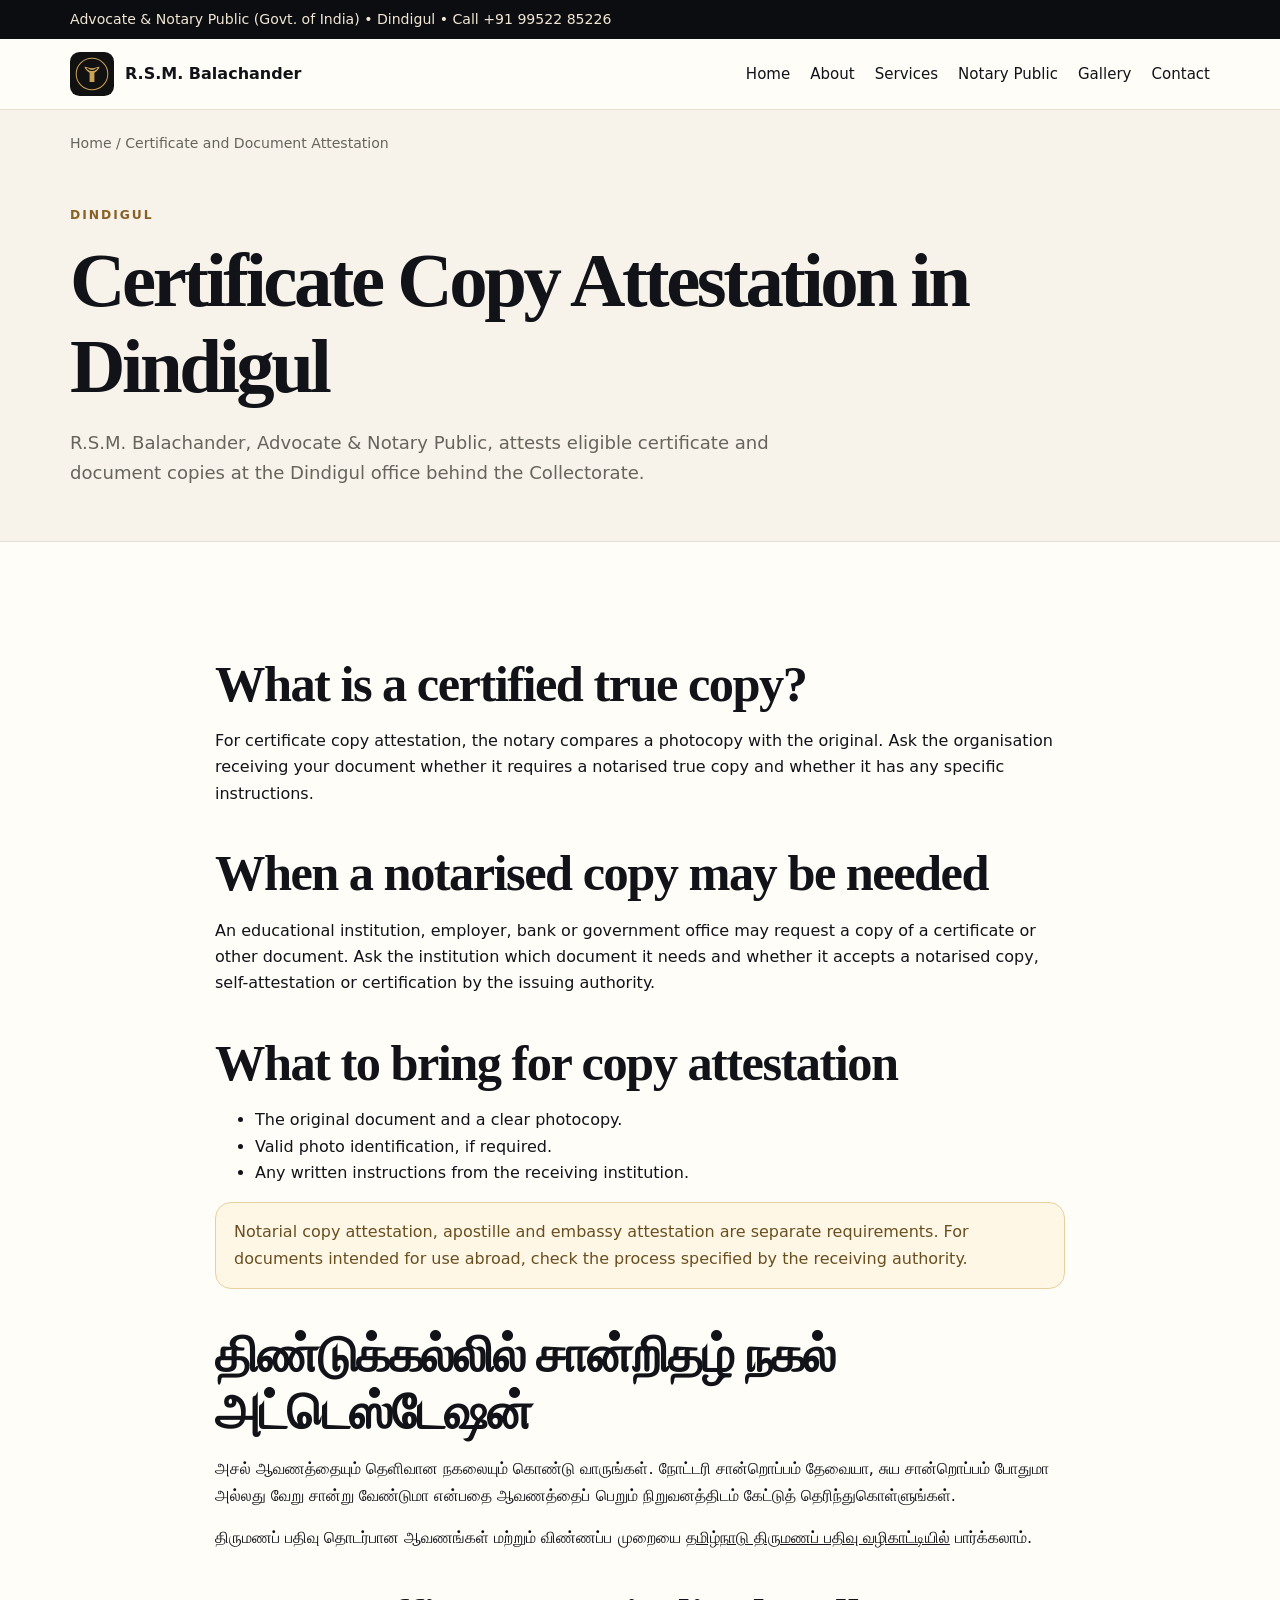
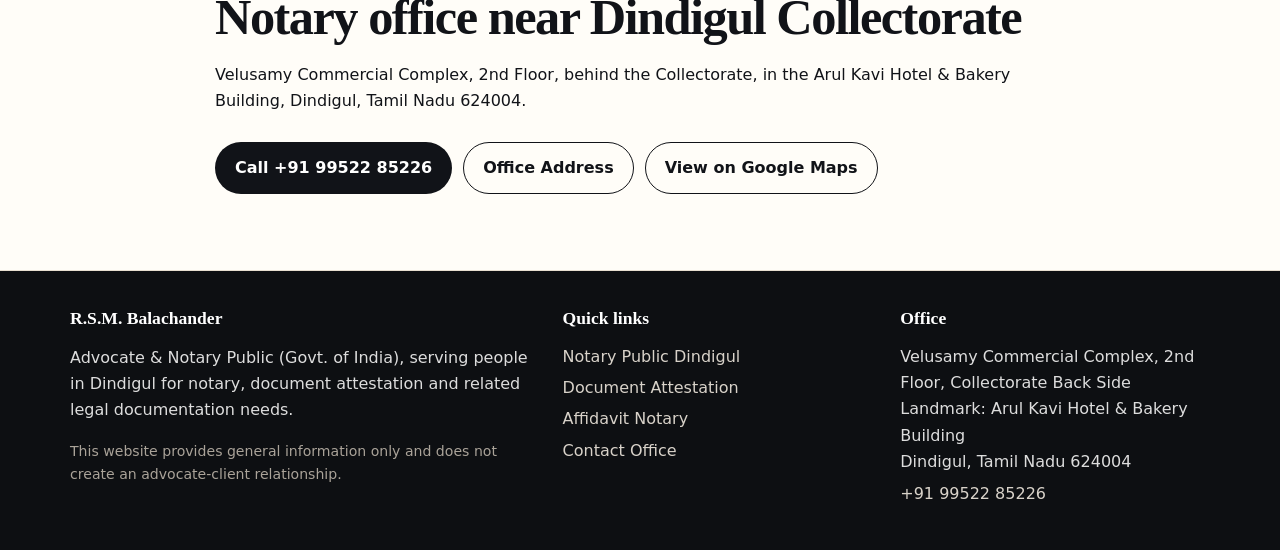
<file: document-attestation-dindigul.html>
<!doctype html>
<html lang="en-IN">
<head>
<meta charset="utf-8">
<meta name="viewport" content="width=device-width,initial-scale=1">
<title>Certificate Copy Attestation in Dindigul</title>
<meta name="description" content="Information on certificate copy attestation and certified true copies at the notary office near Dindigul Collectorate, including what to bring and what to confirm with the receiving institution.">
<meta name="robots" content="index,follow,max-image-preview:large">
<meta name="theme-color" content="#111318">
<link rel="canonical" href="https://rsm-balachander-notary-dindigul.github.io/document-attestation-dindigul.html">
<meta property="og:title" content="Certificate Copy Attestation in Dindigul">
<meta property="og:description" content="Information on certificate copy attestation and certified true copies at the notary office near Dindigul Collectorate, including what to bring and what to confirm with the receiving institution.">
<meta property="og:type" content="website">
<meta property="og:url" content="https://rsm-balachander-notary-dindigul.github.io/document-attestation-dindigul.html">
<meta property="og:locale" content="en_IN">
<meta property="og:image" content="https://rsm-balachander-notary-dindigul.github.io/social-cover.webp">
<link rel="icon" href="logo.svg" type="image/svg+xml">
<link rel="stylesheet" href="style.css">

<script type="application/ld+json">
{
 "@context":"https://schema.org",
 "@type":"LegalService",
 "@id":"https://rsm-balachander-notary-dindigul.github.io/#rsm-balachander",
 "name":"R.S.M Bala Chander Advocate & Notary Public Office",
 "alternateName":["R.S.M. Balachander","RSM Balachander Notary Public Dindigul"],
 "url":"https://rsm-balachander-notary-dindigul.github.io/",
 "description":"Advocate and Notary Public services in Dindigul, Tamil Nadu, including document notarization, affidavit notarization and document attestation.",
 "telephone":"+919952285226",
 "image":[
   "https://rsm-balachander-notary-dindigul.github.io/hero.webp",
   "https://rsm-balachander-notary-dindigul.github.io/office-exterior.webp",
   "https://rsm-balachander-notary-dindigul.github.io/office-desk.webp"
 ],
 "address":{
   "@type":"PostalAddress",
   "streetAddress":"Velusamy Commercial Complex, 2nd Floor, Collectorate Back Side, Arul Kavi Hotel & Bakery Building",
   "addressLocality":"Dindigul",
   "addressRegion":"Tamil Nadu",
   "postalCode":"624004",
   "addressCountry":"IN"
 },
 "areaServed":{"@type":"City","name":"Dindigul"},
 "openingHoursSpecification":[
   {"@type":"OpeningHoursSpecification","dayOfWeek":["Monday","Tuesday","Wednesday","Thursday","Friday","Saturday","Sunday"],"opens":"09:00","closes":"21:00"}
 ],
 "hasMap":"https://www.google.com/maps/search/?api=1&query=R.S.M+Bala+Chander+Advocate+%26+Notary+Public+Office+Dindigul&query_place_id=ChIJRWNlmMcBqjsRc1z_Lm2O2i0",
 "knowsAbout":["Notary Public services","Document notarization","Affidavit notarization","Document attestation"]
}
</script>
</head>
<body>

<div class="topbar"><div class="container">Advocate &amp; Notary Public (Govt. of India) • Dindigul • Call +91 99522 85226</div></div>
<nav class="nav" aria-label="Main navigation">
 <div class="container navin">
  <a class="brand" href="index.html"><img src="logo.svg" alt="RSM Balachander logo"><span>R.S.M. Balachander</span></a>
  <button class="menu" aria-label="Open menu">Menu</button>
  <div class="links">
   <a href="index.html">Home</a><a href="about.html">About</a><a href="services.html">Services</a>
   <a href="notary-public-dindigul.html">Notary Public</a><a href="gallery.html">Gallery</a><a href="contact.html">Contact</a>
  </div>
 </div>
</nav>

<main><div class="container crumb"><a href="index.html">Home</a> / Certificate and Document Attestation</div>
<section class="pageHero"><div class="container"><div class="kicker">Dindigul</div><h1>Certificate Copy Attestation in Dindigul</h1><p class="lead">R.S.M. Balachander, Advocate &amp; Notary Public, attests eligible certificate and document copies at the Dindigul office behind the Collectorate.</p></div></section>
<section class="section alt"><div class="container prose">
 <h2>What is a certified true copy?</h2>
 <p>For certificate copy attestation, the notary compares a photocopy with the original. Ask the organisation receiving your document whether it requires a notarised true copy and whether it has any specific instructions.</p>
 <h2>When a notarised copy may be needed</h2>
 <p>An educational institution, employer, bank or government office may request a copy of a certificate or other document. Ask the institution which document it needs and whether it accepts a notarised copy, self-attestation or certification by the issuing authority.</p>
 <h2>What to bring for copy attestation</h2>
 <ul>
  <li>The original document and a clear photocopy.</li>
  <li>Valid photo identification, if required.</li>
  <li>Any written instructions from the receiving institution.</li>
 </ul>
 <div class="notice">Notarial copy attestation, apostille and embassy attestation are separate requirements. For documents intended for use abroad, check the process specified by the receiving authority.</div>
 <div lang="ta">
  <h2>திண்டுக்கல்லில் சான்றிதழ் நகல் அட்டெஸ்டேஷன்</h2>
  <p>அசல் ஆவணத்தையும் தெளிவான நகலையும் கொண்டு வாருங்கள். நோட்டரி சான்றொப்பம் தேவையா, சுய சான்றொப்பம் போதுமா அல்லது வேறு சான்று வேண்டுமா என்பதை ஆவணத்தைப் பெறும் நிறுவனத்திடம் கேட்டுத் தெரிந்துகொள்ளுங்கள்.</p>
 </div>
 <p lang="ta">திருமணப் பதிவு தொடர்பான ஆவணங்கள் மற்றும் விண்ணப்ப முறையை <a href="marriage-registration-tamil-nadu.html" style="text-decoration:underline">தமிழ்நாடு திருமணப் பதிவு வழிகாட்டியில்</a> பார்க்கலாம்.</p>
 <h2>Notary office near Dindigul Collectorate</h2>
 <p>Velusamy Commercial Complex, 2nd Floor, behind the Collectorate, in the Arul Kavi Hotel &amp; Bakery Building, Dindigul, Tamil Nadu 624004.</p>
 <div class="actions"><a class="btn primary" href="tel:+919952285226">Call +91 99522 85226</a><a class="btn outline" href="contact.html">Office Address</a><a class="btn outline" href="https://www.google.com/maps/search/?api=1&amp;query=R.S.M+Bala+Chander+Advocate+%26+Notary+Public+Office+Dindigul&amp;query_place_id=ChIJRWNlmMcBqjsRc1z_Lm2O2i0" target="_blank" rel="noopener">View on Google Maps</a></div>
</div></section></main>

<footer class="footer">
 <div class="container footerGrid">
  <div>
   <h3>R.S.M. Balachander</h3>
   <p>Advocate &amp; Notary Public (Govt. of India), serving people in Dindigul for notary, document attestation and related legal documentation needs.</p>
   <div class="small">This website provides general information only and does not create an advocate-client relationship.</div>
  </div>
  <div><h3>Quick links</h3><a href="notary-public-dindigul.html">Notary Public Dindigul</a><a href="document-attestation-dindigul.html">Document Attestation</a><a href="affidavit-notary-dindigul.html">Affidavit Notary</a><a href="contact.html">Contact Office</a></div>
  <div><h3>Office</h3><div>Velusamy Commercial Complex, 2nd Floor, Collectorate Back Side<br>Landmark: Arul Kavi Hotel & Bakery Building<br>Dindigul, Tamil Nadu 624004</div><a href="tel:+919952285226">+91 99522 85226</a></div>
 </div>
</footer>
<script src="script.js"></script>
</body></html>
</file>
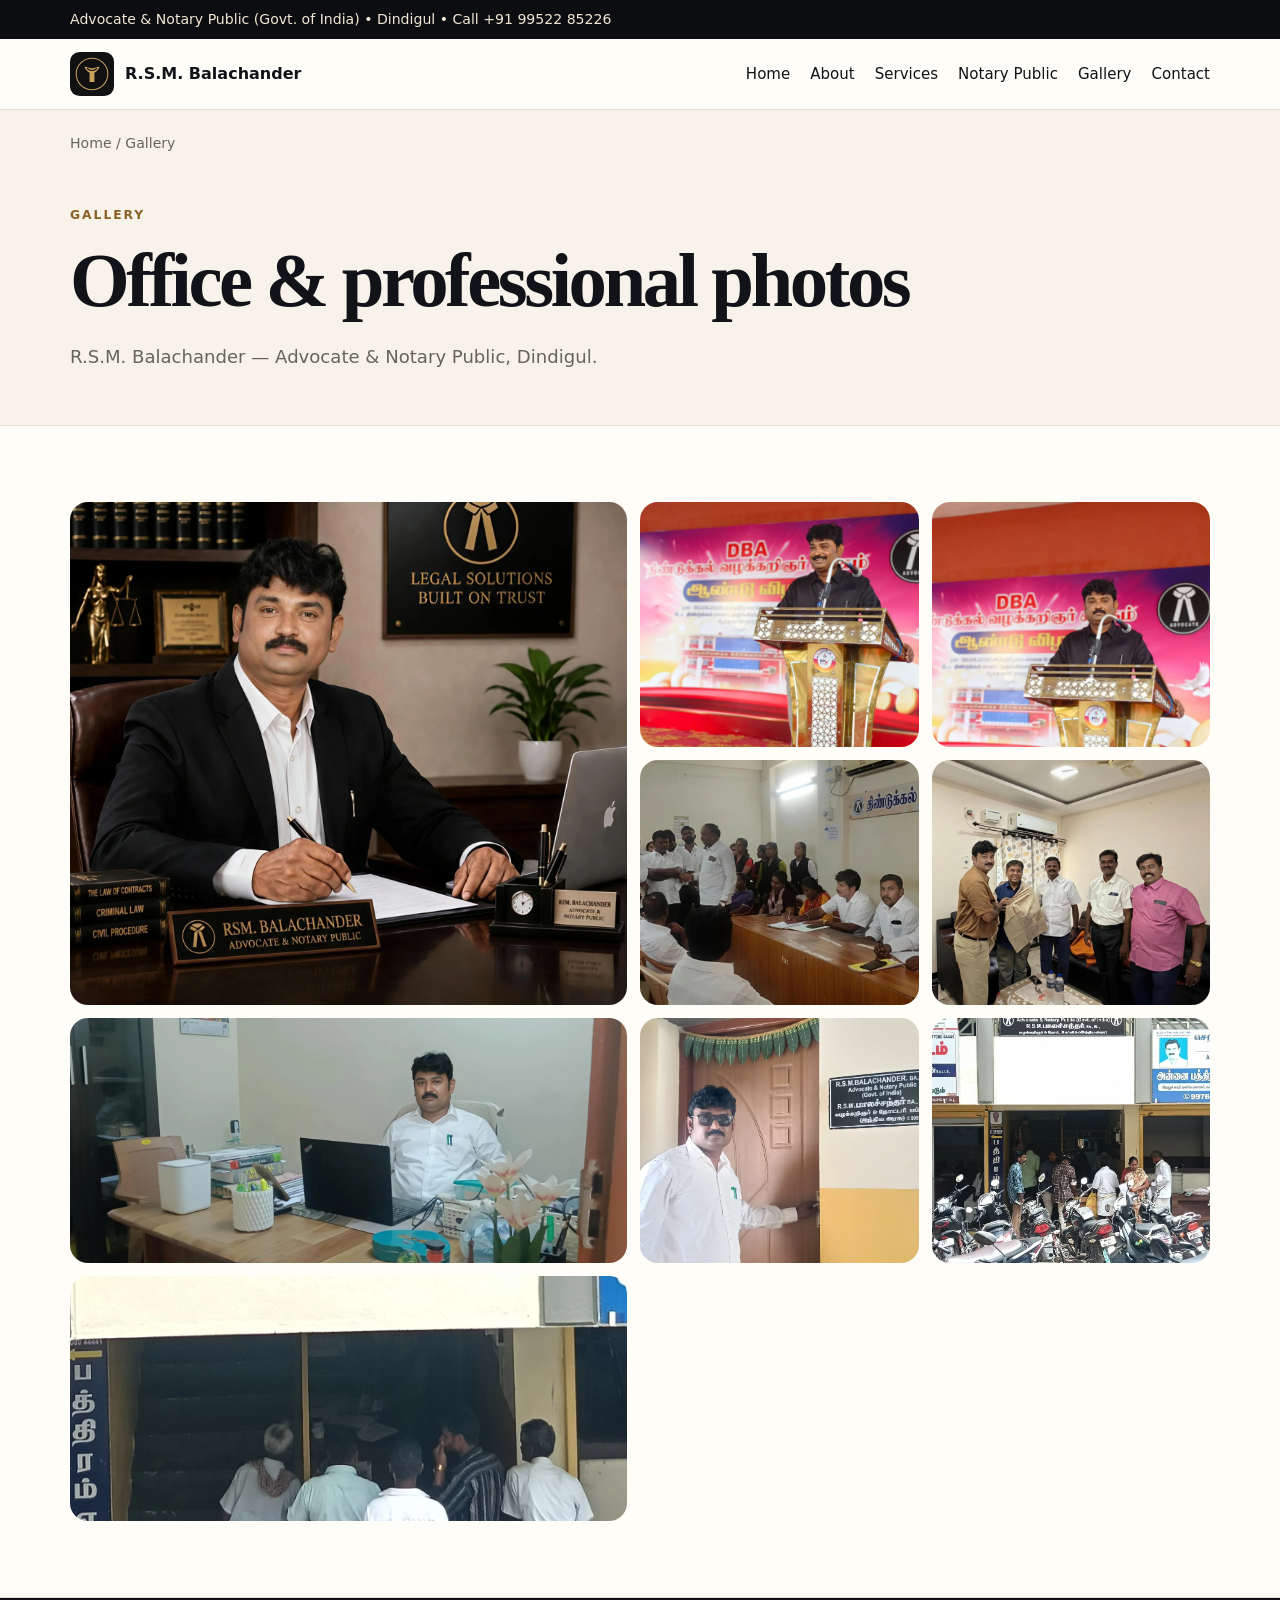
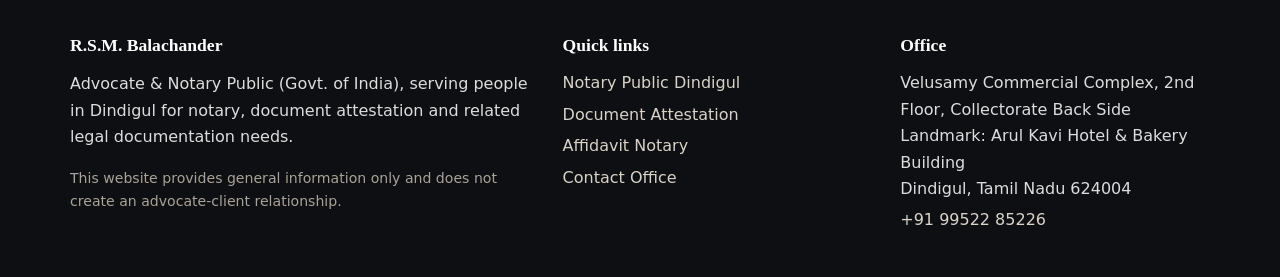
<file: gallery.html>
<!doctype html>
<html lang="en-IN">
<head>
<meta charset="utf-8">
<meta name="viewport" content="width=device-width,initial-scale=1">
<title>Gallery | R.S.M. Balachander Advocate Dindigul</title>
<meta name="description" content="Office and professional photographs of R.S.M. Balachander, Advocate & Notary Public in Dindigul.">
<meta name="robots" content="index,follow,max-image-preview:large">
<meta name="theme-color" content="#111318">
<link rel="canonical" href="https://rsm-balachander-notary-dindigul.github.io/gallery.html">
<meta property="og:title" content="Gallery | R.S.M. Balachander Advocate Dindigul">
<meta property="og:description" content="Office and professional photographs of R.S.M. Balachander, Advocate & Notary Public in Dindigul.">
<meta property="og:type" content="website">
<meta property="og:url" content="https://rsm-balachander-notary-dindigul.github.io/gallery.html">
<meta property="og:locale" content="en_IN">
<meta property="og:image" content="https://rsm-balachander-notary-dindigul.github.io/social-cover.webp">
<link rel="icon" href="logo.svg" type="image/svg+xml">
<link rel="stylesheet" href="style.css">

<script type="application/ld+json">
{
 "@context":"https://schema.org",
 "@type":"LegalService",
 "@id":"https://rsm-balachander-notary-dindigul.github.io/#rsm-balachander",
 "name":"R.S.M Bala Chander Advocate & Notary Public Office",
 "alternateName":["R.S.M. Balachander","RSM Balachander Notary Public Dindigul"],
 "url":"https://rsm-balachander-notary-dindigul.github.io/",
 "description":"Advocate and Notary Public services in Dindigul, Tamil Nadu, including document notarization, affidavit notarization and document attestation.",
 "telephone":"+919952285226",
 "image":[
   "https://rsm-balachander-notary-dindigul.github.io/hero.webp",
   "https://rsm-balachander-notary-dindigul.github.io/office-exterior.webp",
   "https://rsm-balachander-notary-dindigul.github.io/office-desk.webp"
 ],
 "address":{
   "@type":"PostalAddress",
   "streetAddress":"Velusamy Commercial Complex, 2nd Floor, Collectorate Back Side, Arul Kavi Hotel & Bakery Building",
   "addressLocality":"Dindigul",
   "addressRegion":"Tamil Nadu",
   "postalCode":"624004",
   "addressCountry":"IN"
 },
 "areaServed":{"@type":"City","name":"Dindigul"},
 "openingHoursSpecification":[
   {"@type":"OpeningHoursSpecification","dayOfWeek":["Monday","Tuesday","Wednesday","Thursday","Friday","Saturday","Sunday"],"opens":"09:00","closes":"21:00"}
 ],
 "hasMap":"https://www.google.com/maps/search/?api=1&query=R.S.M+Bala+Chander+Advocate+%26+Notary+Public+Office+Dindigul&query_place_id=ChIJRWNlmMcBqjsRc1z_Lm2O2i0",
 "knowsAbout":["Notary Public services","Document notarization","Affidavit notarization","Document attestation"]
}
</script>
</head>
<body>

<div class="topbar"><div class="container">Advocate &amp; Notary Public (Govt. of India) • Dindigul • Call +91 99522 85226</div></div>
<nav class="nav" aria-label="Main navigation">
 <div class="container navin">
  <a class="brand" href="index.html"><img src="logo.svg" alt="RSM Balachander logo"><span>R.S.M. Balachander</span></a>
  <button class="menu" aria-label="Open menu">Menu</button>
  <div class="links">
   <a href="index.html">Home</a><a href="about.html">About</a><a href="services.html">Services</a>
   <a href="notary-public-dindigul.html">Notary Public</a><a href="gallery.html">Gallery</a><a href="contact.html">Contact</a>
  </div>
 </div>
</nav>

<main><div class="container crumb"><a href="index.html">Home</a> / Gallery</div>
<section class="pageHero"><div class="container"><div class="kicker">Gallery</div><h1>Office &amp; professional photos</h1><p class="lead">R.S.M. Balachander — Advocate &amp; Notary Public, Dindigul.</p></div></section>
<section class="section alt"><div class="container"><div class="gallery"><a href="https://rsm-balachander-notary-dindigul.github.io/hero.webp" target="_blank"><img src="https://rsm-balachander-notary-dindigul.github.io/hero.webp" alt="R.S.M. Balachander Advocate and Notary Public" loading="lazy"></a><a href="speech-3.webp" target="_blank"><img src="speech-3.webp" alt="R.S.M. Balachander speaking at a professional event" loading="lazy"></a><a href="speech-1.webp" target="_blank"><img src="speech-1.webp" alt="R.S.M. Balachander at Dindigul Bar Association event" loading="lazy"></a><a href="bar-association.webp" target="_blank"><img src="bar-association.webp" alt="Dindigul advocates association gathering" loading="lazy"></a><a href="meeting-group.webp" target="_blank"><img src="meeting-group.webp" alt="Professional meeting" loading="lazy"></a><a href="https://rsm-balachander-notary-dindigul.github.io/office-desk.webp" target="_blank"><img src="https://rsm-balachander-notary-dindigul.github.io/office-desk.webp" alt="R.S.M. Balachander at his office" loading="lazy"></a><a href="office-door.webp" target="_blank"><img src="office-door.webp" alt="R.S.M. Balachander outside his office door" loading="lazy"></a><a href="https://rsm-balachander-notary-dindigul.github.io/office-exterior.webp" target="_blank"><img src="https://rsm-balachander-notary-dindigul.github.io/office-exterior.webp" alt="RSM Balachander law and notary office exterior" loading="lazy"></a><a href="office-exterior-close.webp" target="_blank"><img src="office-exterior-close.webp" alt="Office signboard and entrance" loading="lazy"></a></div></div></section></main>

<footer class="footer">
 <div class="container footerGrid">
  <div>
   <h3>R.S.M. Balachander</h3>
   <p>Advocate &amp; Notary Public (Govt. of India), serving people in Dindigul for notary, document attestation and related legal documentation needs.</p>
   <div class="small">This website provides general information only and does not create an advocate-client relationship.</div>
  </div>
  <div><h3>Quick links</h3><a href="notary-public-dindigul.html">Notary Public Dindigul</a><a href="document-attestation-dindigul.html">Document Attestation</a><a href="affidavit-notary-dindigul.html">Affidavit Notary</a><a href="contact.html">Contact Office</a></div>
  <div><h3>Office</h3><div>Velusamy Commercial Complex, 2nd Floor, Collectorate Back Side<br>Landmark: Arul Kavi Hotel & Bakery Building<br>Dindigul, Tamil Nadu 624004</div><a href="tel:+919952285226">+91 99522 85226</a></div>
 </div>
</footer>
<script src="script.js"></script>
</body></html>
</file>
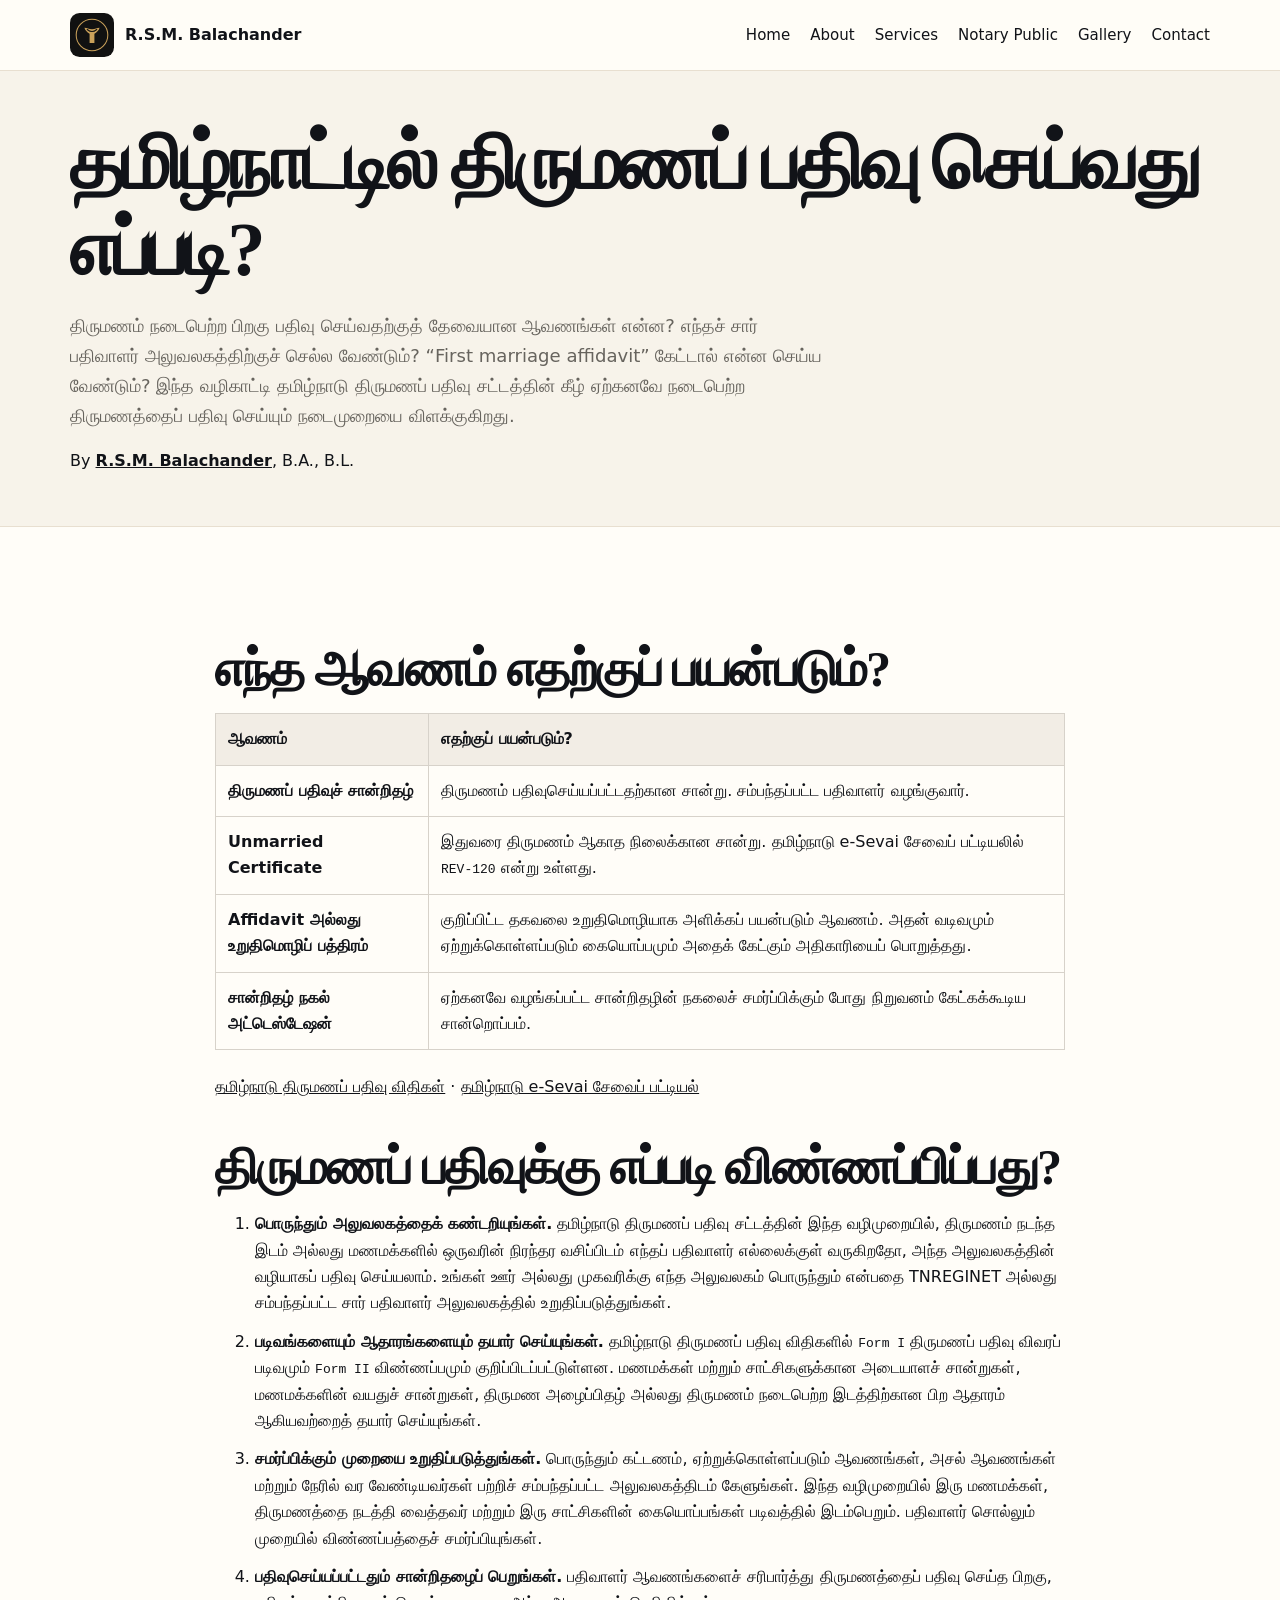
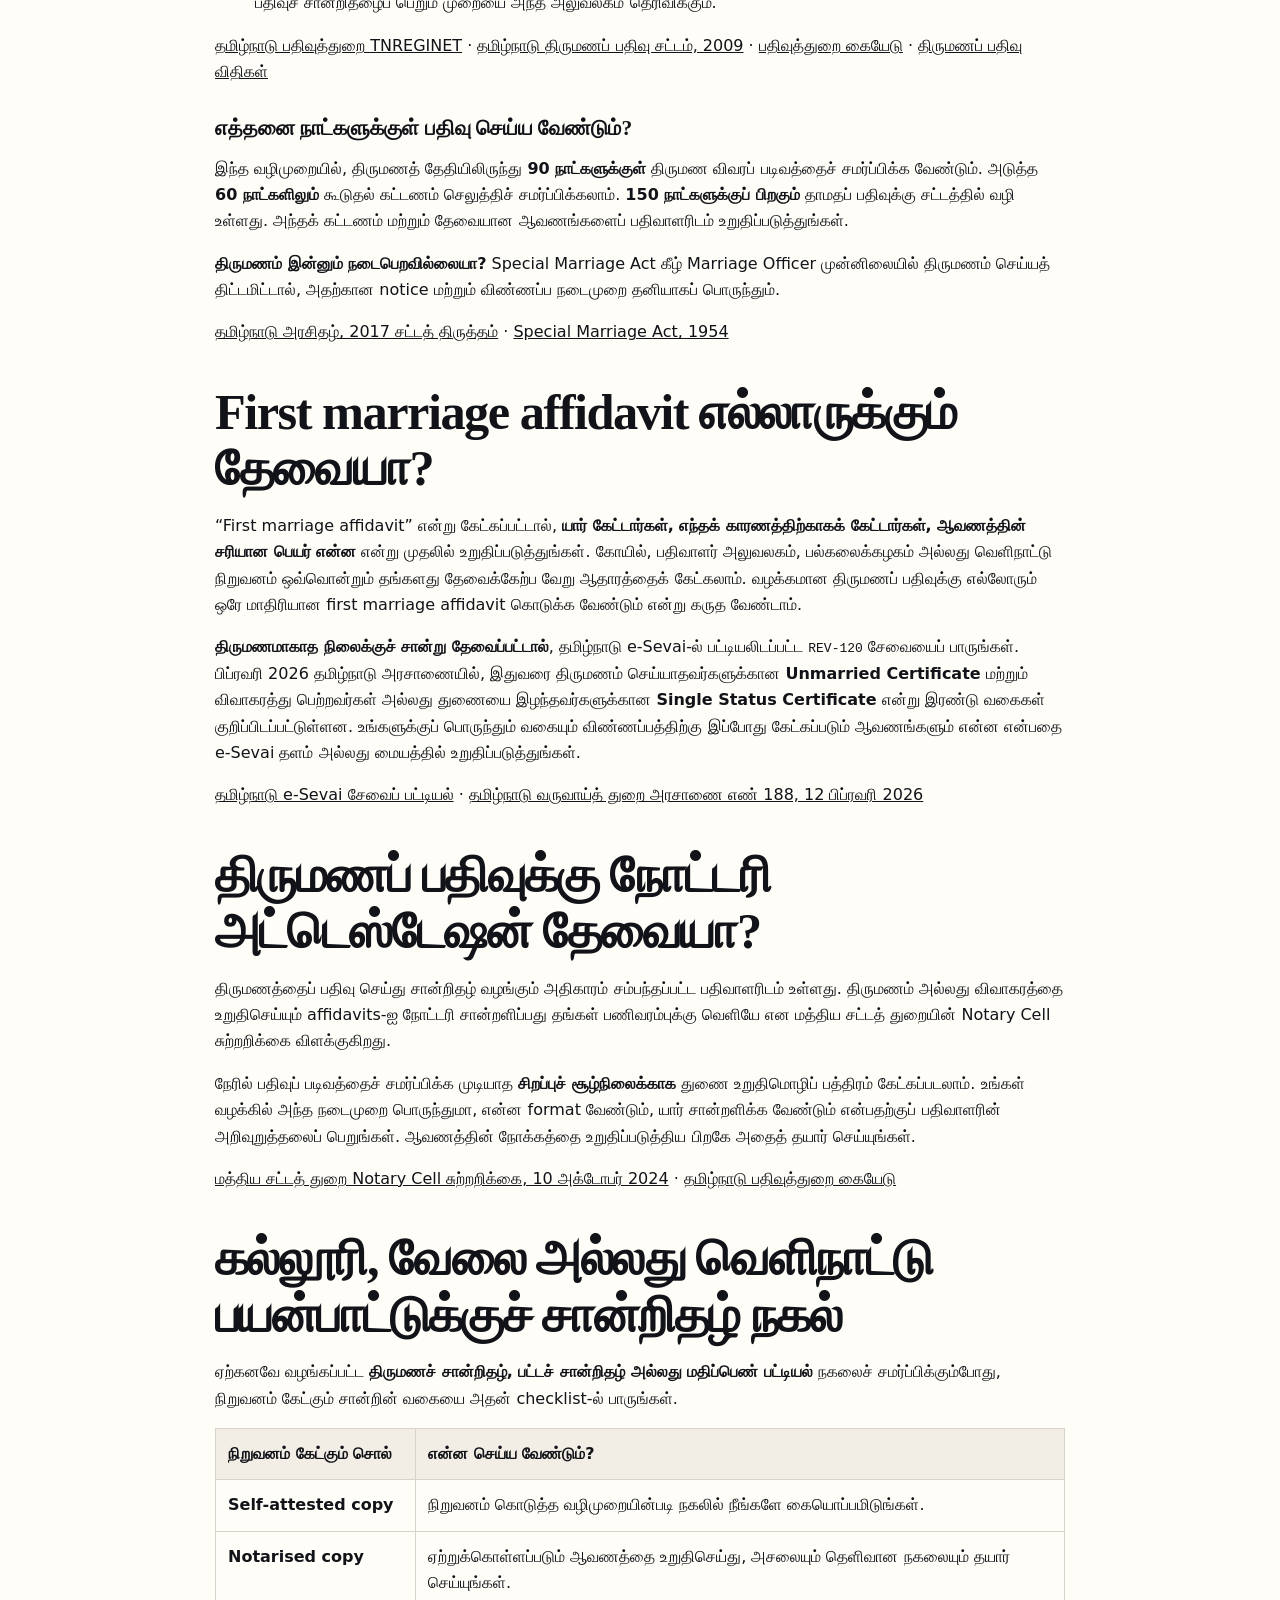
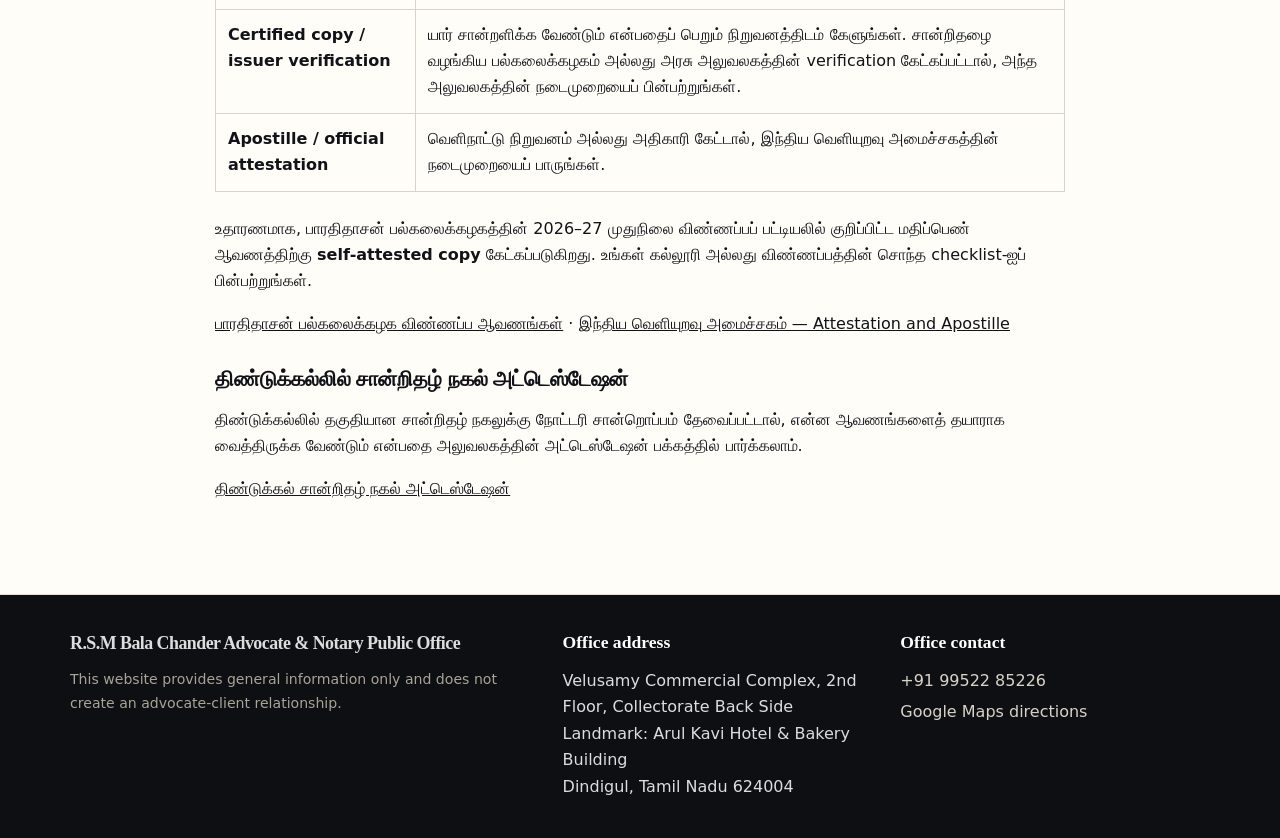
<file: marriage-registration-tamil-nadu.html>
<!doctype html>
<html lang="ta-IN">
<head>
<meta charset="utf-8">
<meta name="viewport" content="width=device-width,initial-scale=1">
<title>தமிழ்நாட்டில் திருமணப் பதிவு செய்வது எப்படி? ஆவணங்களும் விண்ணப்ப முறையும்</title>
<meta name="description" content="தமிழ்நாட்டில் திருமணப் பதிவுக்கு விண்ணப்பிக்கும் முறை, தேவையான ஆவணங்கள், காலக்கெடு, First Marriage Affidavit மற்றும் சான்றிதழ் நகல் அட்டெஸ்டேஷன் பற்றிய வழிகாட்டி.">
<meta name="robots" content="index,follow,max-image-preview:large">
<meta name="theme-color" content="#111318">
<link rel="canonical" href="https://rsm-balachander-notary-dindigul.github.io/marriage-registration-tamil-nadu.html">
<meta property="og:title" content="தமிழ்நாட்டில் திருமணப் பதிவு செய்வது எப்படி? ஆவணங்களும் விண்ணப்ப முறையும்">
<meta property="og:description" content="தமிழ்நாட்டில் திருமணப் பதிவுக்கு விண்ணப்பிக்கும் முறை, தேவையான ஆவணங்கள், காலக்கெடு, First Marriage Affidavit மற்றும் சான்றிதழ் நகல் அட்டெஸ்டேஷன் பற்றிய வழிகாட்டி.">
<meta property="og:type" content="article">
<meta property="og:url" content="https://rsm-balachander-notary-dindigul.github.io/marriage-registration-tamil-nadu.html">
<meta property="og:locale" content="ta_IN">
<link rel="icon" href="logo.svg" type="image/svg+xml">
<link rel="stylesheet" href="style.css">
<style>
.articleTable { overflow-x: auto; margin: 1rem 0 1.5rem; }
.articleTable table { width: 100%; border-collapse: collapse; min-width: 19rem; }
.articleTable th, .articleTable td { padding: .75rem; border: 1px solid #d7d2ca; text-align: start; vertical-align: top; }
.articleTable th { background: #f2ede5; }
.guideByline { margin-top: 1rem; }
.guideByline a, .guideBody a { text-decoration: underline; }
.guideBody li { margin-block: .75rem; }
</style>
<script type="application/ld+json">
{
  "@context": "https://schema.org",
  "@type": "BlogPosting",
  "headline": "தமிழ்நாட்டில் திருமணப் பதிவு செய்வது எப்படி? ஆவணங்களும் விண்ணப்ப முறையும்",
  "description": "தமிழ்நாட்டில் திருமணப் பதிவுக்கு விண்ணப்பிக்கும் முறை, தேவையான ஆவணங்கள், காலக்கெடு, First Marriage Affidavit மற்றும் சான்றிதழ் நகல் அட்டெஸ்டேஷன் பற்றிய வழிகாட்டி.",
  "inLanguage": "ta-IN",
  "mainEntityOfPage": "https://rsm-balachander-notary-dindigul.github.io/marriage-registration-tamil-nadu.html",
  "datePublished": "2026-11-23",
  "author": {
    "@type": "Person",
    "name": "R.S.M. Balachander",
    "url": "https://rsm-balachander-notary-dindigul.github.io/index.html"
  },
  "publisher": {
    "@type": "Organization",
    "name": "R.S.M Bala Chander Advocate & Notary Public Office",
    "url": "https://rsm-balachander-notary-dindigul.github.io/"
  }
}
</script>
</head>
<body>
<nav class="nav" aria-label="Main navigation" lang="en">
 <div class="container navin">
  <a class="brand" href="index.html"><img src="logo.svg" alt="RSM Balachander logo"><span>R.S.M. Balachander</span></a>
  <button class="menu" aria-label="Open menu">Menu</button>
  <div class="links">
   <a href="index.html">Home</a><a href="about.html">About</a><a href="services.html">Services</a>
   <a href="notary-public-dindigul.html">Notary Public</a><a href="gallery.html">Gallery</a><a href="contact.html">Contact</a>
  </div>
 </div>
</nav>
<main>
 <article>
  <header class="pageHero">
   <div class="container">
    <h1>தமிழ்நாட்டில் திருமணப் பதிவு செய்வது எப்படி?</h1>
    <p class="lead">திருமணம் நடைபெற்ற பிறகு பதிவு செய்வதற்குத் தேவையான ஆவணங்கள் என்ன? எந்தச் சார் பதிவாளர் அலுவலகத்திற்குச் செல்ல வேண்டும்? “First marriage affidavit” கேட்டால் என்ன செய்ய வேண்டும்? இந்த வழிகாட்டி தமிழ்நாடு திருமணப் பதிவு சட்டத்தின் கீழ் ஏற்கனவே நடைபெற்ற திருமணத்தைப் பதிவு செய்யும் நடைமுறையை விளக்குகிறது.</p>
    <p class="guideByline" lang="en">By <a href="https://rsm-balachander-notary-dindigul.github.io/index.html"><strong>R.S.M. Balachander</strong></a>, B.A., B.L.</p>
   </div>
  </header>
  <div class="section alt">
   <div class="container prose guideBody">
<h2>எந்த ஆவணம் எதற்குப் பயன்படும்?</h2>
<div class="articleTable" tabindex="0"><table><thead><tr><th scope="col">ஆவணம்</th><th scope="col">எதற்குப் பயன்படும்?</th></tr></thead><tbody><tr><td><strong>திருமணப் பதிவுச் சான்றிதழ்</strong></td><td>திருமணம் பதிவுசெய்யப்பட்டதற்கான சான்று. சம்பந்தப்பட்ட பதிவாளர் வழங்குவார்.</td></tr><tr><td><strong>Unmarried Certificate</strong></td><td>இதுவரை திருமணம் ஆகாத நிலைக்கான சான்று. தமிழ்நாடு e-Sevai சேவைப் பட்டியலில் <code>REV-120</code> என்று உள்ளது.</td></tr><tr><td><strong>Affidavit அல்லது உறுதிமொழிப் பத்திரம்</strong></td><td>குறிப்பிட்ட தகவலை உறுதிமொழியாக அளிக்கப் பயன்படும் ஆவணம். அதன் வடிவமும் ஏற்றுக்கொள்ளப்படும் கையொப்பமும் அதைக் கேட்கும் அதிகாரியைப் பொறுத்தது.</td></tr><tr><td><strong>சான்றிதழ் நகல் அட்டெஸ்டேஷன்</strong></td><td>ஏற்கனவே வழங்கப்பட்ட சான்றிதழின் நகலைச் சமர்ப்பிக்கும் போது நிறுவனம் கேட்கக்கூடிய சான்றொப்பம்.</td></tr></tbody></table></div>
<p><a href="https://indiankanoon.org/doc/104243705/">தமிழ்நாடு திருமணப் பதிவு விதிகள்</a> · <a href="https://tnesevai.tn.gov.in/Pages/ServiceList.aspx">தமிழ்நாடு e-Sevai சேவைப் பட்டியல்</a></p>
<h2>திருமணப் பதிவுக்கு எப்படி விண்ணப்பிப்பது?</h2>
<ol><li><strong>பொருந்தும் அலுவலகத்தைக் கண்டறியுங்கள்.</strong> தமிழ்நாடு திருமணப் பதிவு சட்டத்தின் இந்த வழிமுறையில், திருமணம் நடந்த இடம் அல்லது மணமக்களில் ஒருவரின் நிரந்தர வசிப்பிடம் எந்தப் பதிவாளர் எல்லைக்குள் வருகிறதோ, அந்த அலுவலகத்தின் வழியாகப் பதிவு செய்யலாம். உங்கள் ஊர் அல்லது முகவரிக்கு எந்த அலுவலகம் பொருந்தும் என்பதை TNREGINET அல்லது சம்பந்தப்பட்ட சார் பதிவாளர் அலுவலகத்தில் உறுதிப்படுத்துங்கள்.</li><li><strong>படிவங்களையும் ஆதாரங்களையும் தயார் செய்யுங்கள்.</strong> தமிழ்நாடு திருமணப் பதிவு விதிகளில் <code>Form I</code> திருமணப் பதிவு விவரப் படிவமும் <code>Form II</code> விண்ணப்பமும் குறிப்பிடப்பட்டுள்ளன. மணமக்கள் மற்றும் சாட்சிகளுக்கான அடையாளச் சான்றுகள், மணமக்களின் வயதுச் சான்றுகள், திருமண அழைப்பிதழ் அல்லது திருமணம் நடைபெற்ற இடத்திற்கான பிற ஆதாரம் ஆகியவற்றைத் தயார் செய்யுங்கள்.</li><li><strong>சமர்ப்பிக்கும் முறையை உறுதிப்படுத்துங்கள்.</strong> பொருந்தும் கட்டணம், ஏற்றுக்கொள்ளப்படும் ஆவணங்கள், அசல் ஆவணங்கள் மற்றும் நேரில் வர வேண்டியவர்கள் பற்றிச் சம்பந்தப்பட்ட அலுவலகத்திடம் கேளுங்கள். இந்த வழிமுறையில் இரு மணமக்கள், திருமணத்தை நடத்தி வைத்தவர் மற்றும் இரு சாட்சிகளின் கையொப்பங்கள் படிவத்தில் இடம்பெறும். பதிவாளர் சொல்லும் முறையில் விண்ணப்பத்தைச் சமர்ப்பியுங்கள்.</li><li><strong>பதிவுசெய்யப்பட்டதும் சான்றிதழைப் பெறுங்கள்.</strong> பதிவாளர் ஆவணங்களைச் சரிபார்த்து திருமணத்தைப் பதிவு செய்த பிறகு, பதிவுச் சான்றிதழைப் பெறும் முறையை அந்த அலுவலகம் தெரிவிக்கும்.</li></ol>
<p><a href="https://tnreginet.gov.in/portal/webHP">தமிழ்நாடு பதிவுத்துறை TNREGINET</a> · <a href="https://www.indiacode.nic.in/bitstream/123456789/20505/1/2009tn21.pdf">தமிழ்நாடு திருமணப் பதிவு சட்டம், 2009</a> · <a href="https://www.tndwreginet.net/uploads/Hand-book.pdf">பதிவுத்துறை கையேடு</a> · <a href="https://indiankanoon.org/doc/18878550/">திருமணப் பதிவு விதிகள்</a></p>
<h3>எத்தனை நாட்களுக்குள் பதிவு செய்ய வேண்டும்?</h3>
<p>இந்த வழிமுறையில், திருமணத் தேதியிலிருந்து <strong>90 நாட்களுக்குள்</strong> திருமண விவரப் படிவத்தைச் சமர்ப்பிக்க வேண்டும். அடுத்த <strong>60 நாட்களிலும்</strong> கூடுதல் கட்டணம் செலுத்திச் சமர்ப்பிக்கலாம். <strong>150 நாட்களுக்குப் பிறகும்</strong> தாமதப் பதிவுக்கு சட்டத்தில் வழி உள்ளது. அந்தக் கட்டணம் மற்றும் தேவையான ஆவணங்களைப் பதிவாளரிடம் உறுதிப்படுத்துங்கள்.</p>
<p><strong>திருமணம் இன்னும் நடைபெறவில்லையா?</strong> Special Marriage Act கீழ் Marriage Officer முன்னிலையில் திருமணம் செய்யத் திட்டமிட்டால், அதற்கான notice மற்றும் விண்ணப்ப நடைமுறை தனியாகப் பொருந்தும்.</p>
<p><a href="https://www.stationeryprinting.tn.gov.in/extraordinary/2017/247_Ex_IV_2.pdf">தமிழ்நாடு அரசிதழ், 2017 சட்டத் திருத்தம்</a> · <a href="https://www.indiacode.nic.in/bitstream/123456789/20574/1/special_marriage_act.pdf">Special Marriage Act, 1954</a></p>
<h2>First marriage affidavit எல்லாருக்கும் தேவையா?</h2>
<p>“First marriage affidavit” என்று கேட்கப்பட்டால், <strong>யார் கேட்டார்கள், எந்தக் காரணத்திற்காகக் கேட்டார்கள், ஆவணத்தின் சரியான பெயர் என்ன</strong> என்று முதலில் உறுதிப்படுத்துங்கள். கோயில், பதிவாளர் அலுவலகம், பல்கலைக்கழகம் அல்லது வெளிநாட்டு நிறுவனம் ஒவ்வொன்றும் தங்களது தேவைக்கேற்ப வேறு ஆதாரத்தைக் கேட்கலாம். வழக்கமான திருமணப் பதிவுக்கு எல்லோரும் ஒரே மாதிரியான first marriage affidavit கொடுக்க வேண்டும் என்று கருத வேண்டாம்.</p>
<p><strong>திருமணமாகாத நிலைக்குச் சான்று தேவைப்பட்டால்</strong>, தமிழ்நாடு e-Sevai-ல் பட்டியலிடப்பட்ட <code>REV-120</code> சேவையைப் பாருங்கள். பிப்ரவரி 2026 தமிழ்நாடு அரசாணையில், இதுவரை திருமணம் செய்யாதவர்களுக்கான <strong>Unmarried Certificate</strong> மற்றும் விவாகரத்து பெற்றவர்கள் அல்லது துணையை இழந்தவர்களுக்கான <strong>Single Status Certificate</strong> என்று இரண்டு வகைகள் குறிப்பிடப்பட்டுள்ளன. உங்களுக்குப் பொருந்தும் வகையும் விண்ணப்பத்திற்கு இப்போது கேட்கப்படும் ஆவணங்களும் என்ன என்பதை e-Sevai தளம் அல்லது மையத்தில் உறுதிப்படுத்துங்கள்.</p>
<p><a href="https://tnesevai.tn.gov.in/Pages/ServiceList.aspx">தமிழ்நாடு e-Sevai சேவைப் பட்டியல்</a> · <a href="https://www.tnroadharmapuri.com/admin/upload/G-O-Ms-No-188%2C%20Revenue%20Dept%2C%20dated%2012-02-2026.pdf">தமிழ்நாடு வருவாய்த் துறை அரசாணை எண் 188, 12 பிப்ரவரி 2026</a></p>
<h2>திருமணப் பதிவுக்கு நோட்டரி அட்டெஸ்டேஷன் தேவையா?</h2>
<p>திருமணத்தைப் பதிவு செய்து சான்றிதழ் வழங்கும் அதிகாரம் சம்பந்தப்பட்ட பதிவாளரிடம் உள்ளது. திருமணம் அல்லது விவாகரத்தை உறுதிசெய்யும் affidavits-ஐ நோட்டரி சான்றளிப்பது தங்கள் பணிவரம்புக்கு வெளியே என மத்திய சட்டத் துறையின் Notary Cell சுற்றறிக்கை விளக்குகிறது.</p>
<p>நேரில் பதிவுப் படிவத்தைச் சமர்ப்பிக்க முடியாத <strong>சிறப்புச் சூழ்நிலைக்காக</strong> துணை உறுதிமொழிப் பத்திரம் கேட்கப்படலாம். உங்கள் வழக்கில் அந்த நடைமுறை பொருந்துமா, என்ன format வேண்டும், யார் சான்றளிக்க வேண்டும் என்பதற்குப் பதிவாளரின் அறிவுறுத்தலைப் பெறுங்கள். ஆவணத்தின் நோக்கத்தை உறுதிப்படுத்திய பிறகே அதைத் தயார் செய்யுங்கள்.</p>
<p><a href="https://notary.gov.in/uploads/notice/746331-notice%20for%20notaries.pdf">மத்திய சட்டத் துறை Notary Cell சுற்றறிக்கை, 10 அக்டோபர் 2024</a> · <a href="https://www.tndwreginet.net/uploads/Hand-book.pdf">தமிழ்நாடு பதிவுத்துறை கையேடு</a></p>
<h2>கல்லூரி, வேலை அல்லது வெளிநாட்டு பயன்பாட்டுக்குச் சான்றிதழ் நகல்</h2>
<p>ஏற்கனவே வழங்கப்பட்ட <strong>திருமணச் சான்றிதழ், பட்டச் சான்றிதழ் அல்லது மதிப்பெண் பட்டியல்</strong> நகலைச் சமர்ப்பிக்கும்போது, நிறுவனம் கேட்கும் சான்றின் வகையை அதன் checklist-ல் பாருங்கள்.</p>
<div class="articleTable" tabindex="0"><table><thead><tr><th scope="col">நிறுவனம் கேட்கும் சொல்</th><th scope="col">என்ன செய்ய வேண்டும்?</th></tr></thead><tbody><tr><td><strong>Self-attested copy</strong></td><td>நிறுவனம் கொடுத்த வழிமுறையின்படி நகலில் நீங்களே கையொப்பமிடுங்கள்.</td></tr><tr><td><strong>Notarised copy</strong></td><td>ஏற்றுக்கொள்ளப்படும் ஆவணத்தை உறுதிசெய்து, அசலையும் தெளிவான நகலையும் தயார் செய்யுங்கள்.</td></tr><tr><td><strong>Certified copy / issuer verification</strong></td><td>யார் சான்றளிக்க வேண்டும் என்பதைப் பெறும் நிறுவனத்திடம் கேளுங்கள். சான்றிதழை வழங்கிய பல்கலைக்கழகம் அல்லது அரசு அலுவலகத்தின் verification கேட்கப்பட்டால், அந்த அலுவலகத்தின் நடைமுறையைப் பின்பற்றுங்கள்.</td></tr><tr><td><strong>Apostille / official attestation</strong></td><td>வெளிநாட்டு நிறுவனம் அல்லது அதிகாரி கேட்டால், இந்திய வெளியுறவு அமைச்சகத்தின் நடைமுறையைப் பாருங்கள்.</td></tr></tbody></table></div>
<p>உதாரணமாக, பாரதிதாசன் பல்கலைக்கழகத்தின் 2026–27 முதுநிலை விண்ணப்பப் பட்டியலில் குறிப்பிட்ட மதிப்பெண் ஆவணத்திற்கு <strong>self-attested copy</strong> கேட்கப்படுகிறது. உங்கள் கல்லூரி அல்லது விண்ணப்பத்தின் சொந்த checklist-ஐப் பின்பற்றுங்கள்.</p>
<p><a href="https://oms.bdu.ac.in/admissions/required-documents.php">பாரதிதாசன் பல்கலைக்கழக விண்ணப்ப ஆவணங்கள்</a> · <a href="https://www.mea.gov.in/apostille-menu.htm">இந்திய வெளியுறவு அமைச்சகம் — Attestation and Apostille</a></p>
<h3>திண்டுக்கல்லில் சான்றிதழ் நகல் அட்டெஸ்டேஷன்</h3>
<p>திண்டுக்கல்லில் தகுதியான சான்றிதழ் நகலுக்கு நோட்டரி சான்றொப்பம் தேவைப்பட்டால், என்ன ஆவணங்களைத் தயாராக வைத்திருக்க வேண்டும் என்பதை அலுவலகத்தின் அட்டெஸ்டேஷன் பக்கத்தில் பார்க்கலாம்.</p>
<p><a href="https://rsm-balachander-notary-dindigul.github.io/document-attestation-dindigul.html">திண்டுக்கல் சான்றிதழ் நகல் அட்டெஸ்டேஷன்</a></p>
   </div>
  </div>
 </article>
</main>
<footer class="footer" lang="en">
 <div class="container footerGrid">
  <div>
   <h2 style="font-size:1.12rem">R.S.M Bala Chander Advocate &amp; Notary Public Office</h2>
   <p class="small">This website provides general information only and does not create an advocate-client relationship.</p>
  </div>
  <div>
   <h3>Office address</h3>
   <div>Velusamy Commercial Complex, 2nd Floor, Collectorate Back Side<br>Landmark: Arul Kavi Hotel &amp; Bakery Building<br>Dindigul, Tamil Nadu 624004</div>
  </div>
  <div>
   <h3>Office contact</h3>
   <a href="tel:+919952285226">+91 99522 85226</a>
   <a href="https://www.google.com/maps/search/?api=1&amp;query=R.S.M+Bala+Chander+Advocate+%26+Notary+Public+Office+Dindigul&amp;query_place_id=ChIJRWNlmMcBqjsRc1z_Lm2O2i0">Google Maps directions</a>
  </div>
 </div>
</footer>
<script src="script.js"></script>
</body>
</html>
</file>
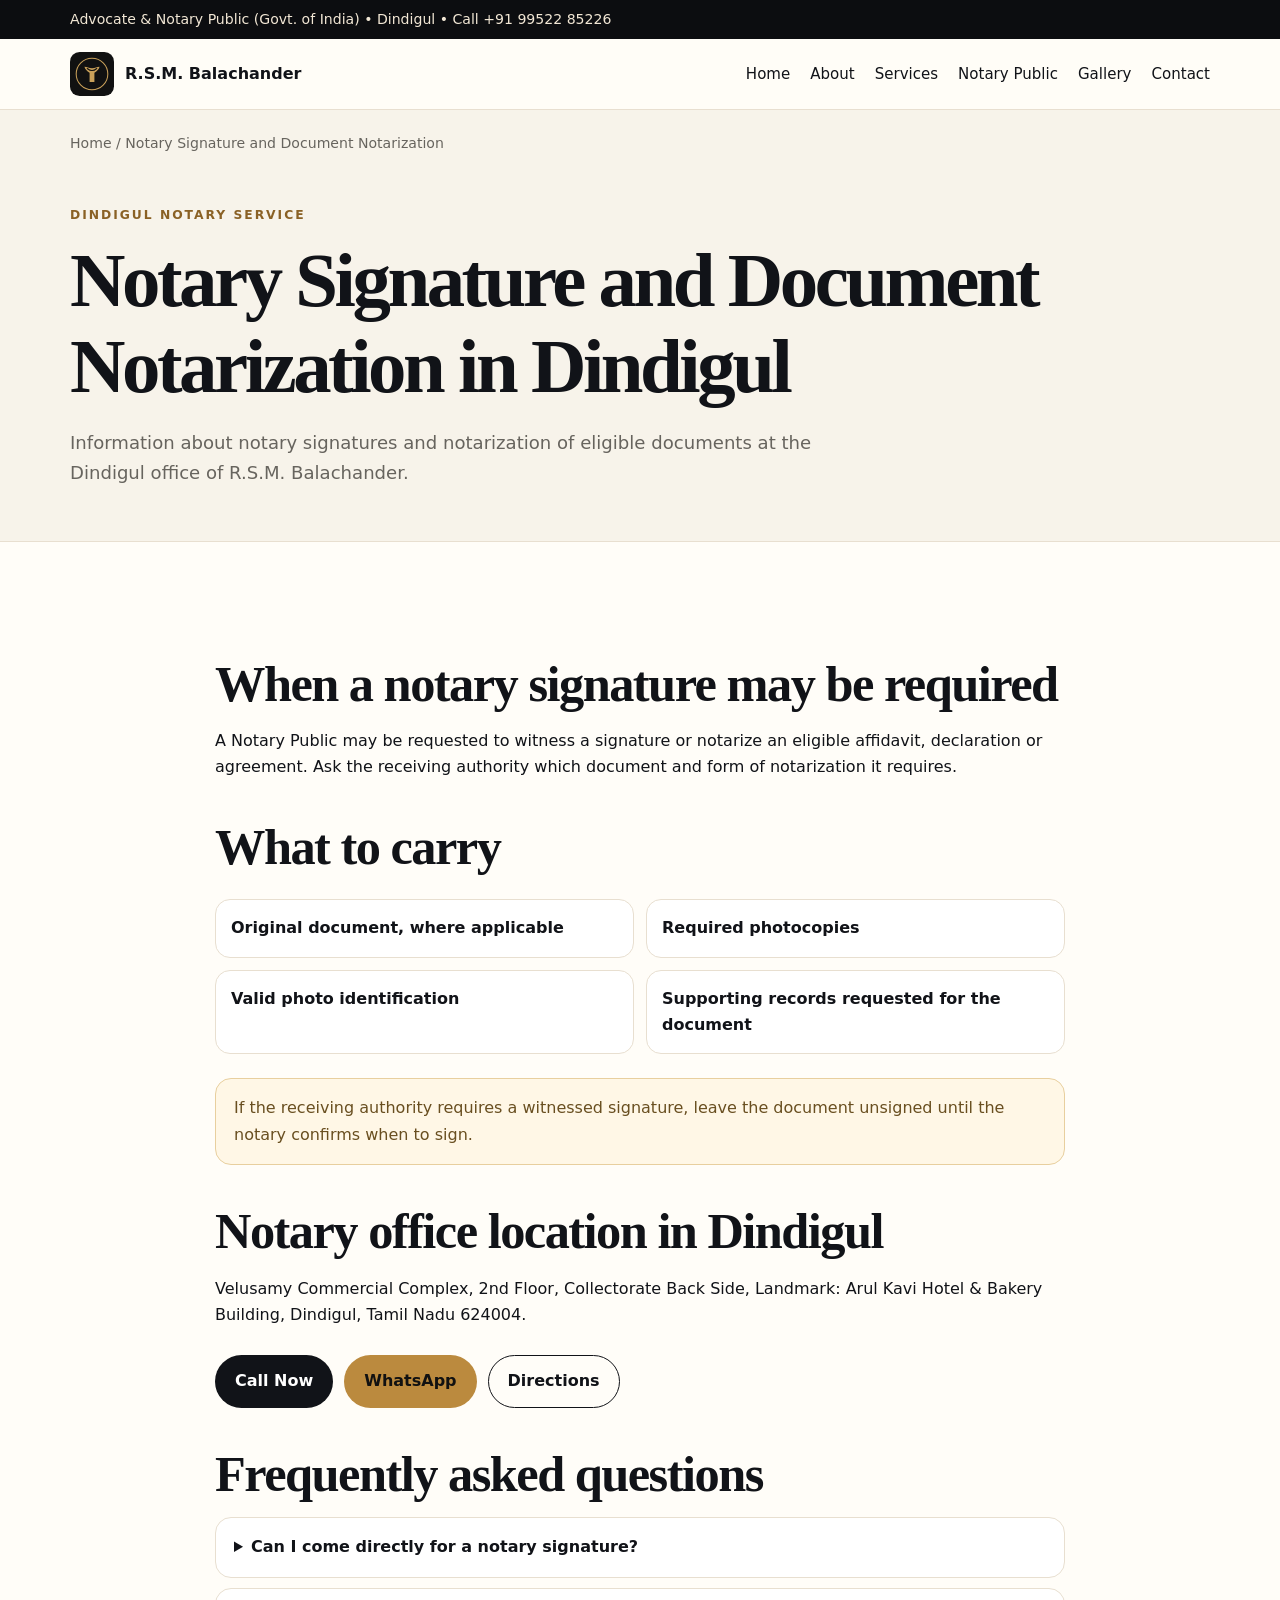
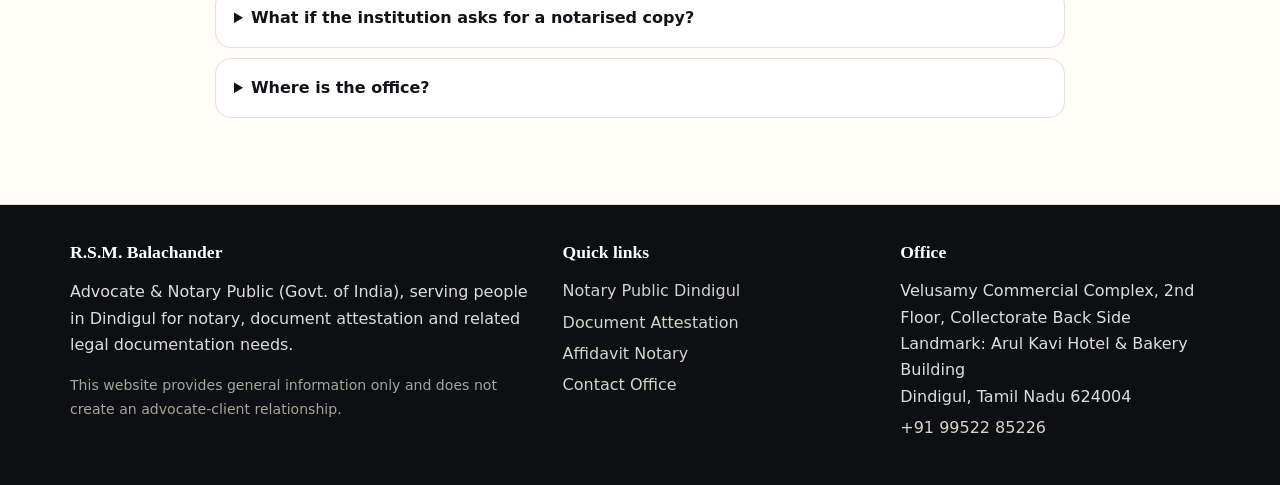
<file: notary-public-dindigul.html>
<!doctype html>
<html lang="en-IN">
<head>
<meta charset="utf-8">
<meta name="viewport" content="width=device-width,initial-scale=1">
<title>Notary Signature &amp; Document Notarization in Dindigul</title>
<meta name="description" content="Information on notary signatures and eligible document notarization in Dindigul, including what to bring and when to sign.">
<meta name="robots" content="index,follow,max-image-preview:large">
<meta name="theme-color" content="#111318">
<link rel="canonical" href="https://rsm-balachander-notary-dindigul.github.io/notary-public-dindigul.html">
<meta property="og:title" content="Notary Signature &amp; Document Notarization in Dindigul">
<meta property="og:description" content="Information on notary signatures and eligible document notarization in Dindigul, including what to bring and when to sign.">
<meta property="og:type" content="website">
<meta property="og:url" content="https://rsm-balachander-notary-dindigul.github.io/notary-public-dindigul.html">
<meta property="og:locale" content="en_IN">
<meta property="og:image" content="https://rsm-balachander-notary-dindigul.github.io/social-cover.webp">
<link rel="icon" href="logo.svg" type="image/svg+xml">
<link rel="stylesheet" href="style.css">

<script type="application/ld+json">
{
 "@context":"https://schema.org",
 "@type":"LegalService",
 "@id":"https://rsm-balachander-notary-dindigul.github.io/#rsm-balachander",
 "name":"R.S.M Bala Chander Advocate & Notary Public Office",
 "alternateName":["R.S.M. Balachander","RSM Balachander Notary Public Dindigul"],
 "url":"https://rsm-balachander-notary-dindigul.github.io/",
 "description":"Advocate and Notary Public services in Dindigul, Tamil Nadu, including document notarization, affidavit notarization and document attestation.",
 "telephone":"+919952285226",
 "image":[
   "https://rsm-balachander-notary-dindigul.github.io/hero.webp",
   "https://rsm-balachander-notary-dindigul.github.io/office-exterior.webp",
   "https://rsm-balachander-notary-dindigul.github.io/office-desk.webp"
 ],
 "address":{
   "@type":"PostalAddress",
   "streetAddress":"Velusamy Commercial Complex, 2nd Floor, Collectorate Back Side, Arul Kavi Hotel & Bakery Building",
   "addressLocality":"Dindigul",
   "addressRegion":"Tamil Nadu",
   "postalCode":"624004",
   "addressCountry":"IN"
 },
 "areaServed":{"@type":"City","name":"Dindigul"},
 "openingHoursSpecification":[
   {"@type":"OpeningHoursSpecification","dayOfWeek":["Monday","Tuesday","Wednesday","Thursday","Friday","Saturday","Sunday"],"opens":"09:00","closes":"21:00"}
 ],
 "hasMap":"https://www.google.com/maps/search/?api=1&query=R.S.M+Bala+Chander+Advocate+%26+Notary+Public+Office+Dindigul&query_place_id=ChIJRWNlmMcBqjsRc1z_Lm2O2i0",
 "knowsAbout":["Notary Public services","Document notarization","Affidavit notarization","Document attestation"]
}
</script>
</head>
<body>

<div class="topbar"><div class="container">Advocate &amp; Notary Public (Govt. of India) • Dindigul • Call +91 99522 85226</div></div>
<nav class="nav" aria-label="Main navigation">
 <div class="container navin">
  <a class="brand" href="index.html"><img src="logo.svg" alt="RSM Balachander logo"><span>R.S.M. Balachander</span></a>
  <button class="menu" aria-label="Open menu">Menu</button>
  <div class="links">
   <a href="index.html">Home</a><a href="about.html">About</a><a href="services.html">Services</a>
   <a href="notary-public-dindigul.html">Notary Public</a><a href="gallery.html">Gallery</a><a href="contact.html">Contact</a>
  </div>
 </div>
</nav>

<main><div class="container crumb"><a href="index.html">Home</a> / Notary Signature and Document Notarization</div>
<section class="pageHero"><div class="container"><div class="kicker">Dindigul notary service</div><h1>Notary Signature and Document Notarization in Dindigul</h1><p class="lead">Information about notary signatures and notarization of eligible documents at the Dindigul office of R.S.M. Balachander.</p></div></section>
<section class="section alt"><div class="container prose">
 <h2>When a notary signature may be required</h2>
 <p>A Notary Public may be requested to witness a signature or notarize an eligible affidavit, declaration or agreement. Ask the receiving authority which document and form of notarization it requires.</p>
 <h2>What to carry</h2>
 <div class="checks"><div class="check">Original document, where applicable</div><div class="check">Required photocopies</div><div class="check">Valid photo identification</div><div class="check">Supporting records requested for the document</div></div>
 <p class="notice">If the receiving authority requires a witnessed signature, leave the document unsigned until the notary confirms when to sign.</p>
 <h2>Notary office location in Dindigul</h2>
 <p>Velusamy Commercial Complex, 2nd Floor, Collectorate Back Side, Landmark: Arul Kavi Hotel &amp; Bakery Building, Dindigul, Tamil Nadu 624004.</p>
 <div class="actions"><a class="btn primary" href="tel:+919952285226">Call Now</a><a class="btn gold" href="https://wa.me/919952285226" target="_blank" rel="noopener">WhatsApp</a><a class="btn outline" href="https://www.google.com/maps/search/?api=1&query=R.S.M+Bala+Chander+Advocate+%26+Notary+Public+Office+Dindigul&query_place_id=ChIJRWNlmMcBqjsRc1z_Lm2O2i0" target="_blank" rel="noopener">Directions</a></div>
 <h2>Frequently asked questions</h2>
 <details><summary>Can I come directly for a notary signature?</summary><p>You can visit the office, but calling first can save time because the originals, ID proofs and supporting documents required depend on the document.</p></details>
 <details><summary>What if the institution asks for a notarised copy?</summary><p>Consult the <a href="document-attestation-dindigul.html">certificate and document attestation guidance</a> for what to bring and what to confirm with the receiving institution.</p></details>
 <details><summary>Where is the office?</summary><p>The office is at Velusamy Commercial Complex, 2nd Floor, Collectorate Back Side, Dindigul 624004, with Arul Kavi Hotel &amp; Bakery Building listed as the landmark.</p></details>
</div></section></main>

<footer class="footer">
 <div class="container footerGrid">
  <div>
   <h3>R.S.M. Balachander</h3>
   <p>Advocate &amp; Notary Public (Govt. of India), serving people in Dindigul for notary, document attestation and related legal documentation needs.</p>
   <div class="small">This website provides general information only and does not create an advocate-client relationship.</div>
  </div>
  <div><h3>Quick links</h3><a href="notary-public-dindigul.html">Notary Public Dindigul</a><a href="document-attestation-dindigul.html">Document Attestation</a><a href="affidavit-notary-dindigul.html">Affidavit Notary</a><a href="contact.html">Contact Office</a></div>
  <div><h3>Office</h3><div>Velusamy Commercial Complex, 2nd Floor, Collectorate Back Side<br>Landmark: Arul Kavi Hotel & Bakery Building<br>Dindigul, Tamil Nadu 624004</div><a href="tel:+919952285226">+91 99522 85226</a></div>
 </div>
</footer>
<script src="script.js"></script>
</body></html>
</file>
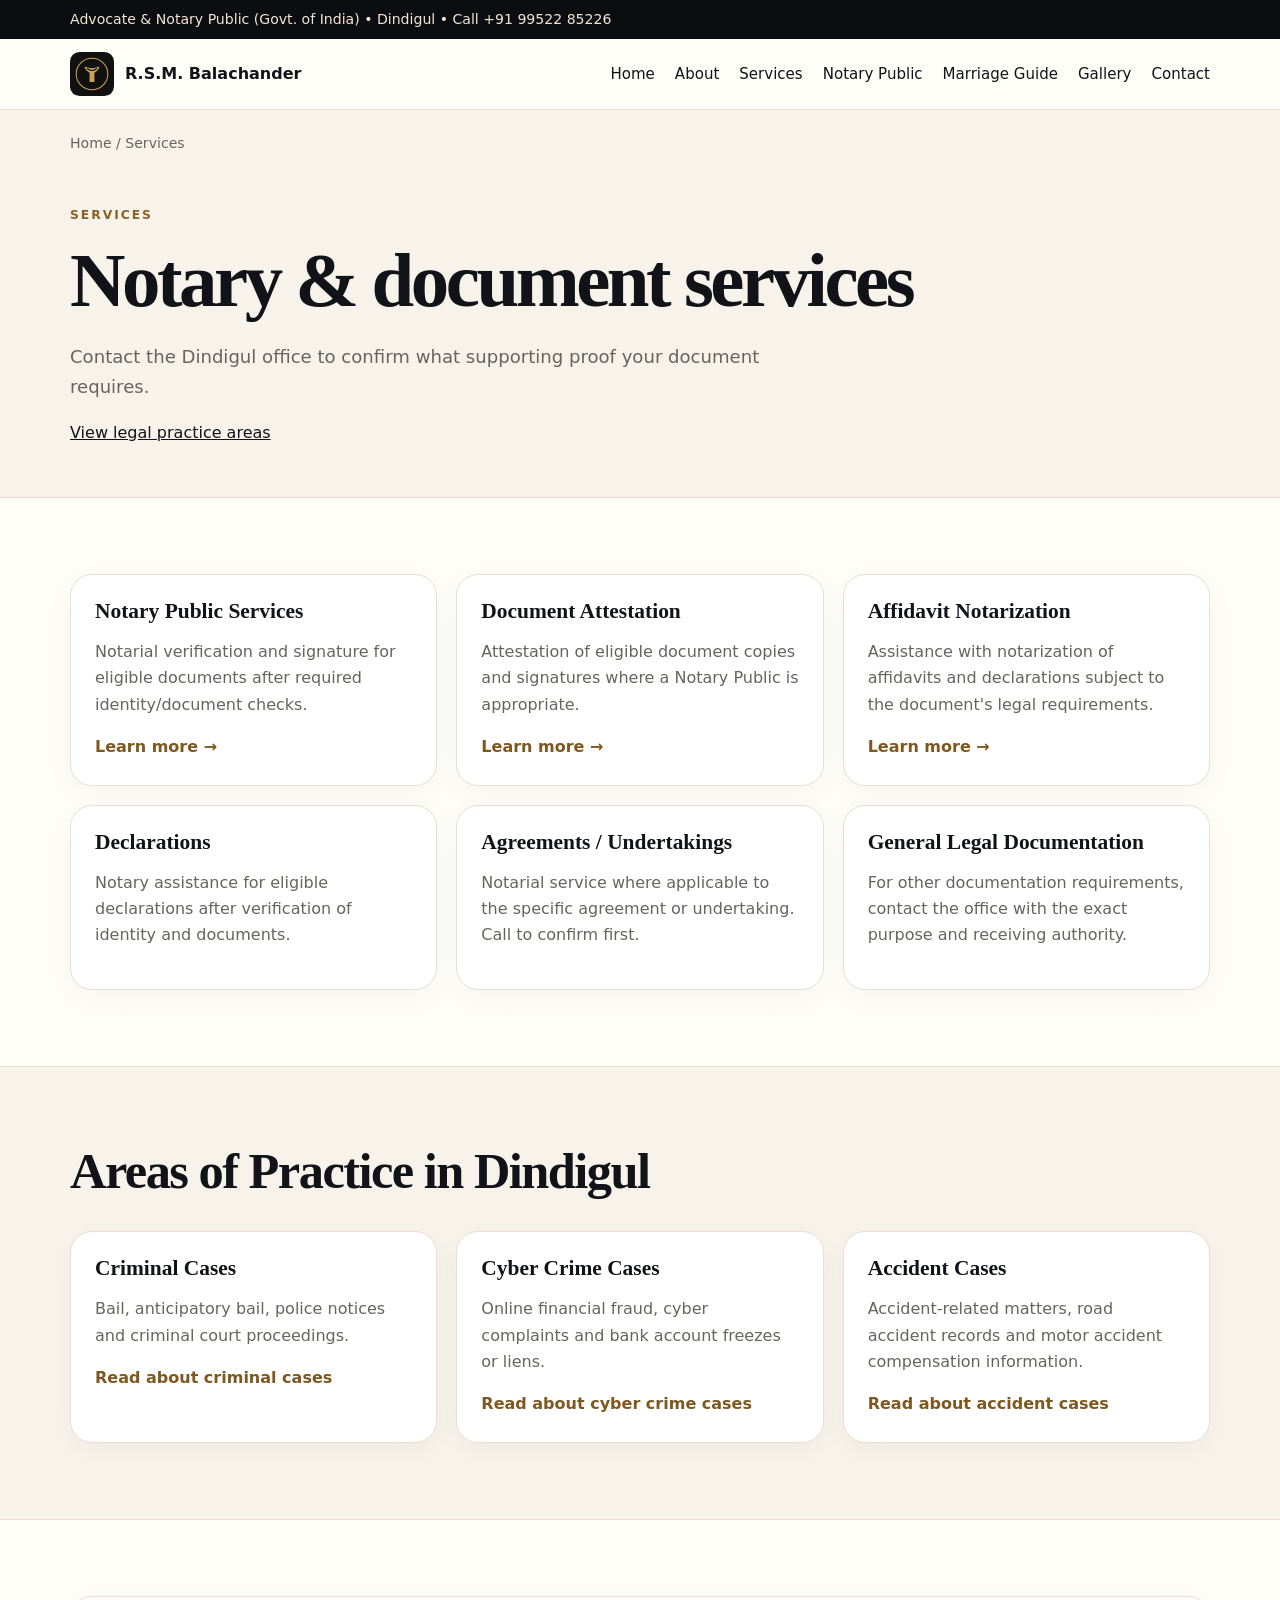
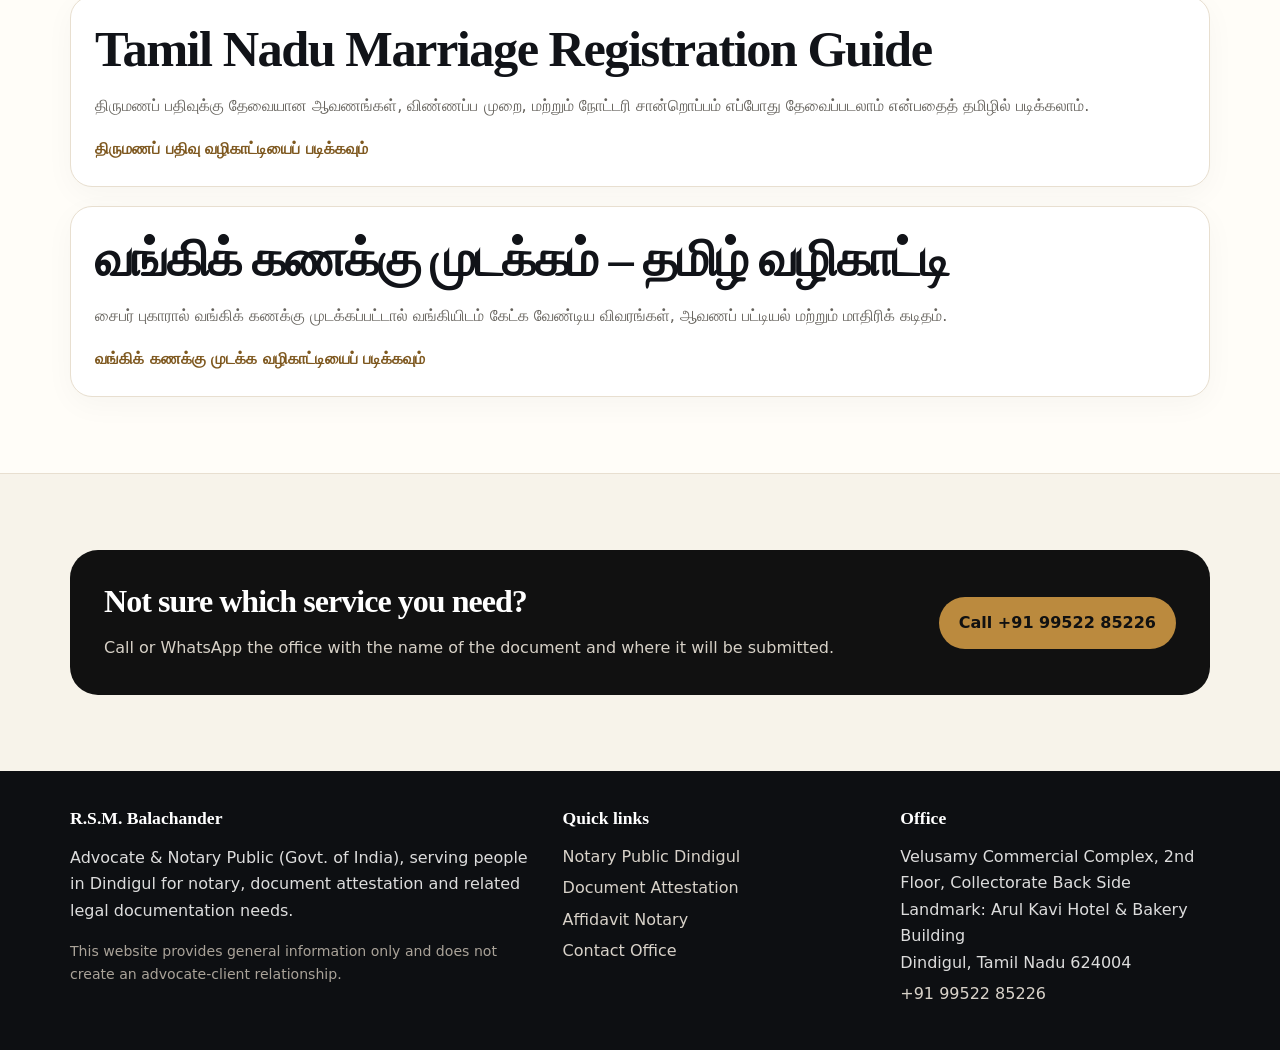
<file: services.html>
<!doctype html>
<html lang="en-IN">
<head>
<meta charset="utf-8">
<meta name="viewport" content="width=device-width,initial-scale=1">
<title>Notary Services in Dindigul | R.S.M. Balachander</title>
<meta name="description" content="Notary public services, affidavit notarization and document attestation in Dindigul. Contact R.S.M. Balachander.">
<meta name="robots" content="index,follow,max-image-preview:large">
<meta name="theme-color" content="#111318">
<link rel="canonical" href="https://rsm-balachander-notary-dindigul.github.io/services.html">
<meta property="og:title" content="Notary Services in Dindigul | R.S.M. Balachander">
<meta property="og:description" content="Notary public services, affidavit notarization and document attestation in Dindigul. Contact R.S.M. Balachander.">
<meta property="og:type" content="website">
<meta property="og:url" content="https://rsm-balachander-notary-dindigul.github.io/services.html">
<meta property="og:locale" content="en_IN">
<meta property="og:image" content="https://rsm-balachander-notary-dindigul.github.io/social-cover.webp">
<link rel="icon" href="logo.svg" type="image/svg+xml">
<link rel="stylesheet" href="style.css">

<script type="application/ld+json">
{
 "@context":"https://schema.org",
 "@type":"LegalService",
 "@id":"https://rsm-balachander-notary-dindigul.github.io/#rsm-balachander",
 "name":"R.S.M Bala Chander Advocate & Notary Public Office",
 "alternateName":["R.S.M. Balachander","RSM Balachander Notary Public Dindigul"],
 "url":"https://rsm-balachander-notary-dindigul.github.io/",
 "description":"Advocate and Notary Public services in Dindigul, Tamil Nadu, including document notarization, affidavit notarization and document attestation.",
 "telephone":"+919952285226",
 "image":[
   "https://rsm-balachander-notary-dindigul.github.io/hero.webp",
   "https://rsm-balachander-notary-dindigul.github.io/office-exterior.webp",
   "https://rsm-balachander-notary-dindigul.github.io/office-desk.webp"
 ],
 "address":{
   "@type":"PostalAddress",
   "streetAddress":"Velusamy Commercial Complex, 2nd Floor, Collectorate Back Side, Arul Kavi Hotel & Bakery Building",
   "addressLocality":"Dindigul",
   "addressRegion":"Tamil Nadu",
   "postalCode":"624004",
   "addressCountry":"IN"
 },
 "areaServed":{"@type":"City","name":"Dindigul"},
 "openingHoursSpecification":[
   {"@type":"OpeningHoursSpecification","dayOfWeek":["Monday","Tuesday","Wednesday","Thursday","Friday","Saturday","Sunday"],"opens":"09:00","closes":"21:00"}
 ],
 "hasMap":"https://www.google.com/maps/search/?api=1&query=R.S.M+Bala+Chander+Advocate+%26+Notary+Public+Office+Dindigul&query_place_id=ChIJRWNlmMcBqjsRc1z_Lm2O2i0",
 "knowsAbout":["Notary Public services","Document notarization","Affidavit notarization","Document attestation"]
}
</script>
</head>
<body>

<div class="topbar"><div class="container">Advocate &amp; Notary Public (Govt. of India) • Dindigul • Call +91 99522 85226</div></div>
<nav class="nav" aria-label="Main navigation">
 <div class="container navin">
  <a class="brand" href="index.html"><img src="logo.svg" alt="RSM Balachander logo"><span>R.S.M. Balachander</span></a>
  <button class="menu" aria-label="Open menu">Menu</button>
  <div class="links">
   <a href="index.html">Home</a><a href="about.html">About</a><a href="services.html">Services</a>
   <a href="notary-public-dindigul.html">Notary Public</a><a href="marriage-registration-tamil-nadu.html">Marriage Guide</a><a href="gallery.html">Gallery</a><a href="contact.html">Contact</a>
  </div>
 </div>
</nav>

<main><div class="container crumb"><a href="index.html">Home</a> / Services</div>
<section class="pageHero"><div class="container"><div class="kicker">Services</div><h1>Notary &amp; document services</h1><p class="lead">Contact the Dindigul office to confirm what supporting proof your document requires.</p><p><a href="#practice-areas"><u>View legal practice areas</u></a></p></div></section>
<section class="section alt"><div class="container grid3">
 <div class="card"><h3>Notary Public Services</h3><p>Notarial verification and signature for eligible documents after required identity/document checks.</p><a class="more" href="notary-public-dindigul.html">Learn more →</a></div>
 <div class="card"><h3>Document Attestation</h3><p>Attestation of eligible document copies and signatures where a Notary Public is appropriate.</p><a class="more" href="document-attestation-dindigul.html">Learn more →</a></div>
 <div class="card"><h3>Affidavit Notarization</h3><p>Assistance with notarization of affidavits and declarations subject to the document's legal requirements.</p><a class="more" href="affidavit-notary-dindigul.html">Learn more →</a></div>
 <div class="card"><h3>Declarations</h3><p>Notary assistance for eligible declarations after verification of identity and documents.</p></div>
 <div class="card"><h3>Agreements / Undertakings</h3><p>Notarial service where applicable to the specific agreement or undertaking. Call to confirm first.</p></div>
 <div class="card"><h3>General Legal Documentation</h3><p>For other documentation requirements, contact the office with the exact purpose and receiving authority.</p></div>
</div></section>
<section class="section" id="practice-areas" aria-labelledby="practice-areas-heading"><div class="container">
 <div class="sectionHead"><h2 id="practice-areas-heading">Areas of Practice in Dindigul</h2></div>
 <div class="grid3">
  <div class="card"><h3>Criminal Cases</h3><p>Bail, anticipatory bail, police notices and criminal court proceedings.</p><a class="more" href="criminal-cases-dindigul.html">Read about criminal cases</a></div>
  <div class="card"><h3>Cyber Crime Cases</h3><p>Online financial fraud, cyber complaints and bank account freezes or liens.</p><a class="more" href="cyber-crime-cases-dindigul.html">Read about cyber crime cases</a></div>
  <div class="card"><h3>Accident Cases</h3><p>Accident-related matters, road accident records and motor accident compensation information.</p><a class="more" href="accident-cases-dindigul.html">Read about accident cases</a></div>
 </div>
</div></section>
<section class="section alt"><div class="container" style="display:grid;gap:19px">
 <div class="card"><h2>Tamil Nadu Marriage Registration Guide</h2><p lang="ta">திருமணப் பதிவுக்கு தேவையான ஆவணங்கள், விண்ணப்ப முறை, மற்றும் நோட்டரி சான்றொப்பம் எப்போது தேவைப்படலாம் என்பதைத் தமிழில் படிக்கலாம்.</p><a class="more" href="marriage-registration-tamil-nadu.html" lang="ta">திருமணப் பதிவு வழிகாட்டியைப் படிக்கவும்</a></div>
 <div class="card" lang="ta"><h2>வங்கிக் கணக்கு முடக்கம் – தமிழ் வழிகாட்டி</h2><p>சைபர் புகாரால் வங்கிக் கணக்கு முடக்கப்பட்டால் வங்கியிடம் கேட்க வேண்டிய விவரங்கள், ஆவணப் பட்டியல் மற்றும் மாதிரிக் கடிதம்.</p><a class="more" href="bank-account-freeze-cyber-complaint-tamil.html">வங்கிக் கணக்கு முடக்க வழிகாட்டியைப் படிக்கவும்</a></div>
</div></section>
<section class="section"><div class="container callout"><div><h2 style="font-size:2rem">Not sure which service you need?</h2><p>Call or WhatsApp the office with the name of the document and where it will be submitted.</p></div><div><a class="btn gold" href="tel:+919952285226">Call +91 99522 85226</a></div></div></section></main>

<footer class="footer">
 <div class="container footerGrid">
  <div>
   <h3>R.S.M. Balachander</h3>
   <p>Advocate &amp; Notary Public (Govt. of India), serving people in Dindigul for notary, document attestation and related legal documentation needs.</p>
   <div class="small">This website provides general information only and does not create an advocate-client relationship.</div>
  </div>
  <div><h3>Quick links</h3><a href="notary-public-dindigul.html">Notary Public Dindigul</a><a href="document-attestation-dindigul.html">Document Attestation</a><a href="affidavit-notary-dindigul.html">Affidavit Notary</a><a href="contact.html">Contact Office</a></div>
  <div><h3>Office</h3><div>Velusamy Commercial Complex, 2nd Floor, Collectorate Back Side<br>Landmark: Arul Kavi Hotel & Bakery Building<br>Dindigul, Tamil Nadu 624004</div><a href="tel:+919952285226">+91 99522 85226</a></div>
 </div>
</footer>
<script src="script.js"></script>
</body></html>
</file>
<file: style.css>
:root{
 --ink:#111318;--ink2:#1c2027;--gold:#bb8a3e;--gold2:#e0bd78;--cream:#f7f3ea;
 --paper:#fffdf8;--muted:#67645e;--line:#e8dfd0;--white:#fff;--radius:22px;
 --shadow:0 18px 60px rgba(23,18,8,.10)
}
*{box-sizing:border-box}
html{scroll-behavior:smooth}
body{margin:0;background:var(--cream);color:var(--ink);font-family:Inter,system-ui,-apple-system,BlinkMacSystemFont,"Segoe UI",sans-serif;line-height:1.65}
img{display:block;max-width:100%}
a{color:inherit;text-decoration:none}
.container{width:min(1140px,92%);margin:auto}
.topbar{background:#0c0d10;color:#f2e7d5;font-size:.88rem;padding:8px 0}
.nav{position:sticky;top:0;z-index:50;background:rgba(255,253,248,.95);backdrop-filter:blur(12px);border-bottom:1px solid var(--line)}
.navin{min-height:70px;display:flex;align-items:center;justify-content:space-between;gap:20px}
.brand{display:flex;gap:11px;align-items:center;font-weight:800}
.brand img{width:44px;height:44px}
.links{display:flex;align-items:center;gap:20px;font-size:.94rem}
.links a:hover{color:#8a6125}
.menu{display:none;background:transparent;border:1px solid #bbb1a2;border-radius:12px;padding:8px 12px}
.btn{display:inline-flex;align-items:center;justify-content:center;gap:8px;border-radius:999px;padding:12px 19px;font-weight:800;border:1px solid transparent;transition:.18s}
.btn:hover{transform:translateY(-1px)}
.primary{background:var(--ink);color:white}
.outline{border-color:var(--ink);background:transparent}
.gold{background:var(--gold);color:#111}
.hero{padding:72px 0 64px}
.heroGrid{display:grid;grid-template-columns:1.04fr .96fr;gap:54px;align-items:center}
.kicker{text-transform:uppercase;letter-spacing:.16em;color:#8a6125;font-weight:900;font-size:.77rem;margin-bottom:12px}
h1,h2,h3{font-family:Georgia,"Times New Roman",serif;line-height:1.12;margin:0 0 15px}
h1{font-size:clamp(2.65rem,6vw,5.35rem);letter-spacing:-.045em}
h2{font-size:clamp(2rem,4vw,3.15rem);letter-spacing:-.03em}
h3{font-size:1.34rem}
.lead{font-size:1.13rem;color:var(--muted);max-width:760px}
.actions{display:flex;flex-wrap:wrap;gap:11px;margin-top:27px}
.heroPhoto{border-radius:32px;overflow:hidden;box-shadow:var(--shadow);background:#1d1d1d;position:relative}
.heroPhoto img{width:100%;aspect-ratio:4/5;object-fit:cover;object-position:center 28%}
.heroBadge{position:absolute;left:20px;right:20px;bottom:20px;padding:16px 18px;border-radius:17px;background:rgba(10,10,10,.82);backdrop-filter:blur(8px);color:white}
.heroBadge strong{display:block;font-size:1.05rem}
.heroBadge span{font-size:.88rem;color:#ead8b7}
.trustbar{border-top:1px solid var(--line);border-bottom:1px solid var(--line);background:var(--paper)}
.trustgrid{display:grid;grid-template-columns:repeat(4,1fr)}
.trustitem{padding:21px 18px;border-right:1px solid var(--line)}
.trustitem:last-child{border-right:0}
.trustitem strong{display:block;font-size:1rem}
.trustitem span{font-size:.88rem;color:var(--muted)}
.section{padding:76px 0}
.alt{background:var(--paper);border-top:1px solid var(--line);border-bottom:1px solid var(--line)}
.sectionHead{max-width:780px;margin-bottom:32px}
.grid3{display:grid;grid-template-columns:repeat(3,1fr);gap:19px}
.card{background:white;border:1px solid var(--line);border-radius:var(--radius);padding:24px;box-shadow:0 8px 30px rgba(0,0,0,.035)}
.card p{color:var(--muted)}
.card a.more{font-weight:800;color:#7e581f}
.icon{width:42px;height:42px;display:grid;place-items:center;border-radius:13px;background:#f5ead8;margin-bottom:14px;font-size:1.2rem}
.split{display:grid;grid-template-columns:1fr 1fr;gap:38px;align-items:center}
.photoRound{border-radius:26px;overflow:hidden;box-shadow:var(--shadow)}
.photoRound img{width:100%;height:520px;object-fit:cover}
.checks{display:grid;grid-template-columns:1fr 1fr;gap:12px;margin:24px 0}
.check{background:white;border:1px solid var(--line);padding:15px;border-radius:15px;font-weight:700}
.callout{display:grid;grid-template-columns:1fr auto;gap:26px;align-items:center;background:#111;color:white;border-radius:28px;padding:34px}
.callout p{color:#d7d1c7;margin:0}
.gallery{display:grid;grid-template-columns:2fr 1fr 1fr;grid-auto-rows:245px;gap:13px}
.gallery a{overflow:hidden;border-radius:18px;background:#ddd}
.gallery a:first-child{grid-row:span 2}
.gallery img{width:100%;height:100%;object-fit:cover;transition:.25s}
.gallery a:hover img{transform:scale(1.025)}
.pageHero{padding:50px 0 35px}
.crumb{padding-top:22px;color:var(--muted);font-size:.88rem}
.prose{max-width:850px}
.prose h2{margin-top:38px}
.prose h3{margin-top:30px}
.notice{background:#fff7e6;border:1px solid #e8cf9e;border-radius:16px;padding:16px 18px;color:#694f20}
.contactGrid{display:grid;grid-template-columns:1fr 1fr;gap:22px}
.contactBox{background:white;border:1px solid var(--line);border-radius:24px;padding:25px}
.row{padding:13px 0;border-bottom:1px solid var(--line)}
.row:last-child{border-bottom:0}
.map{border:0;width:100%;height:390px;border-radius:22px;background:#ddd}
.footer{background:#0d0f12;color:#ddd;padding:38px 0}
.footerGrid{display:grid;grid-template-columns:1.2fr .8fr .8fr;gap:28px}
.footer h3{font-size:1.1rem;color:white}
.footer a{display:block;margin:5px 0;color:#d8d2c9}
.small{font-size:.88rem;color:#807a70}
.footer .small{color:#aaa399}
.pill{display:inline-flex;background:#efe2ca;color:#694a1d;padding:7px 10px;border-radius:999px;font-size:.8rem;font-weight:800;margin:0 6px 6px 0}
details{background:white;border:1px solid var(--line);border-radius:16px;padding:16px 18px;margin:10px 0}
summary{font-weight:800;cursor:pointer}
@media(max-width:880px){
 .heroGrid,.split,.contactGrid,.callout,.footerGrid{grid-template-columns:1fr}
 .links{display:none;position:absolute;right:4%;top:72px;background:var(--paper);border:1px solid var(--line);border-radius:18px;padding:18px;min-width:230px;box-shadow:var(--shadow);flex-direction:column;align-items:flex-start}
 .links.open{display:flex}.menu{display:block}
 .trustgrid{grid-template-columns:1fr 1fr}.trustitem:nth-child(2){border-right:0}
 .gallery{grid-template-columns:1fr 1fr;grid-auto-rows:210px}.gallery a:first-child{grid-row:span 1;grid-column:span 2}
 .grid3,.checks{grid-template-columns:1fr}
 .hero{padding-top:45px}.heroPhoto img{aspect-ratio:4/5}
}
@media(max-width:520px){
 .trustgrid{grid-template-columns:1fr}.trustitem{border-right:0;border-bottom:1px solid var(--line)}
 .gallery{grid-template-columns:1fr}.gallery a:first-child{grid-column:span 1}
 .gallery a{height:240px}
}
</file>
